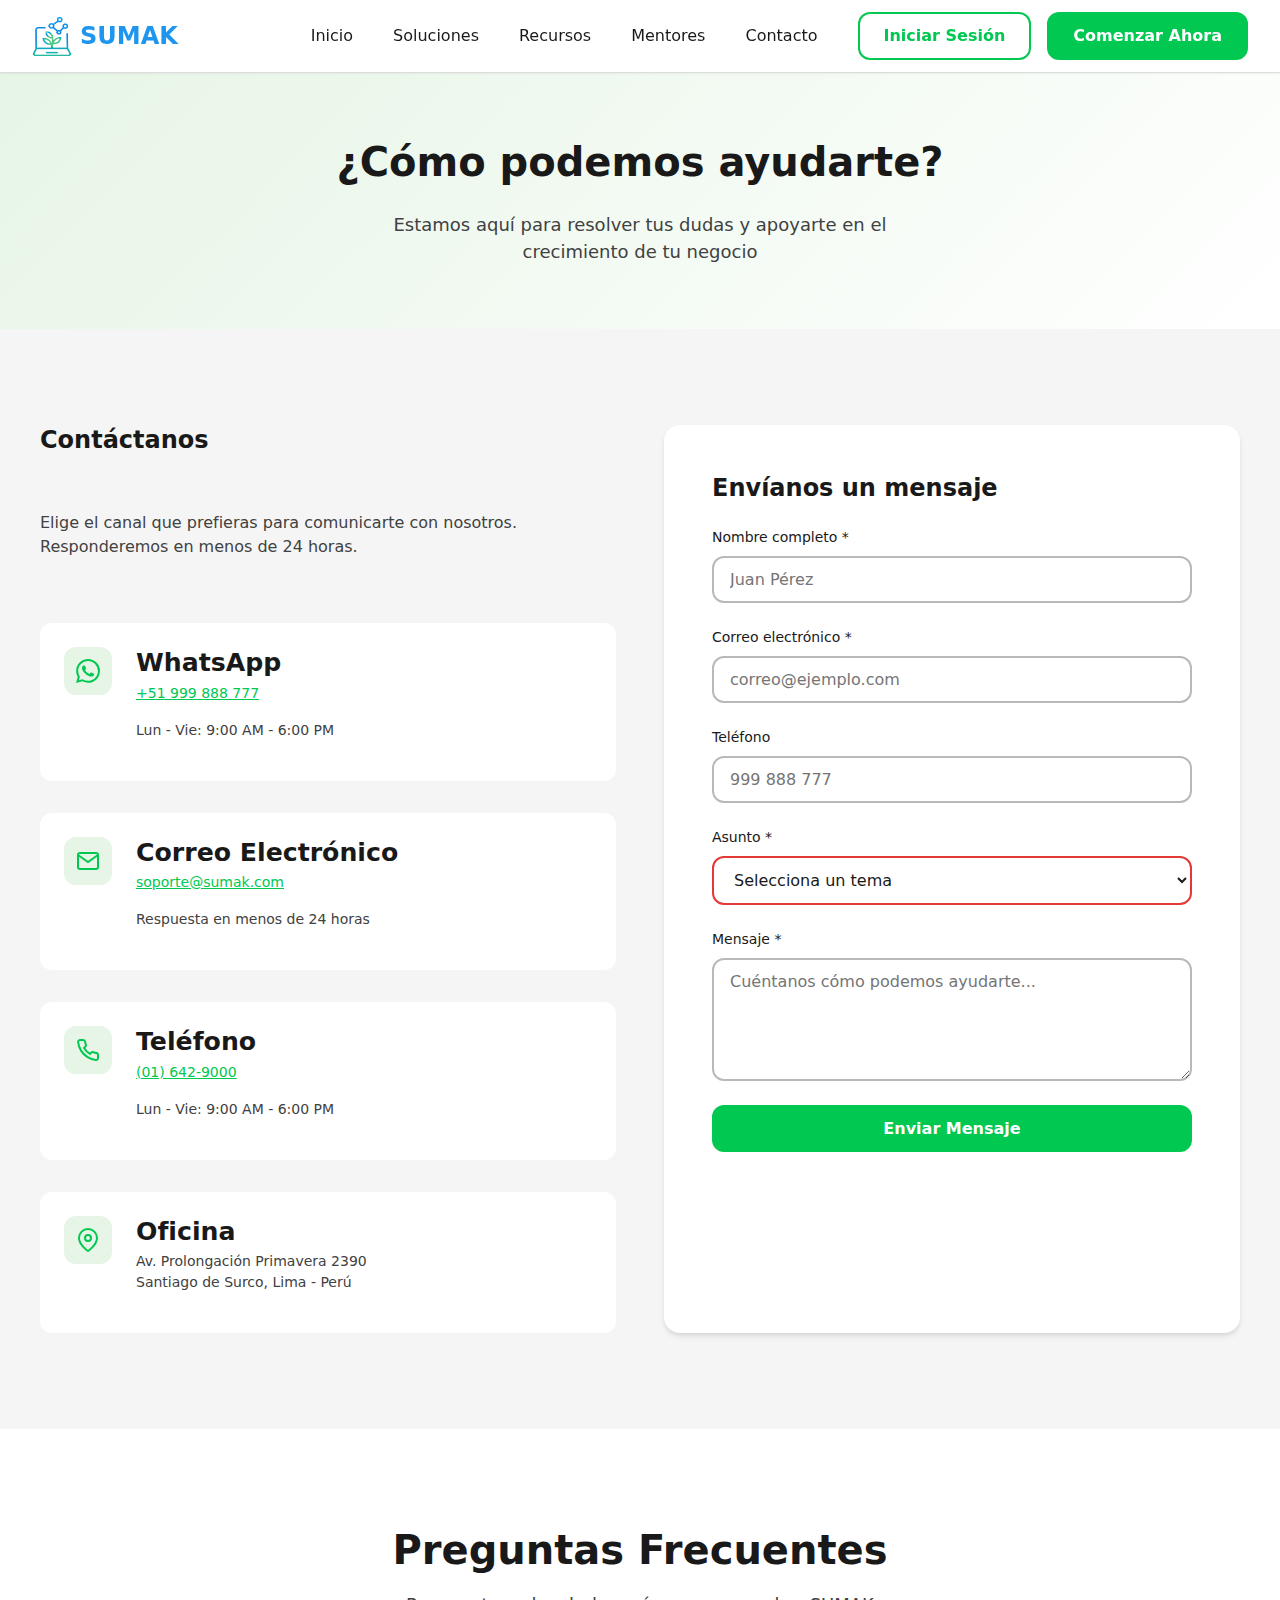
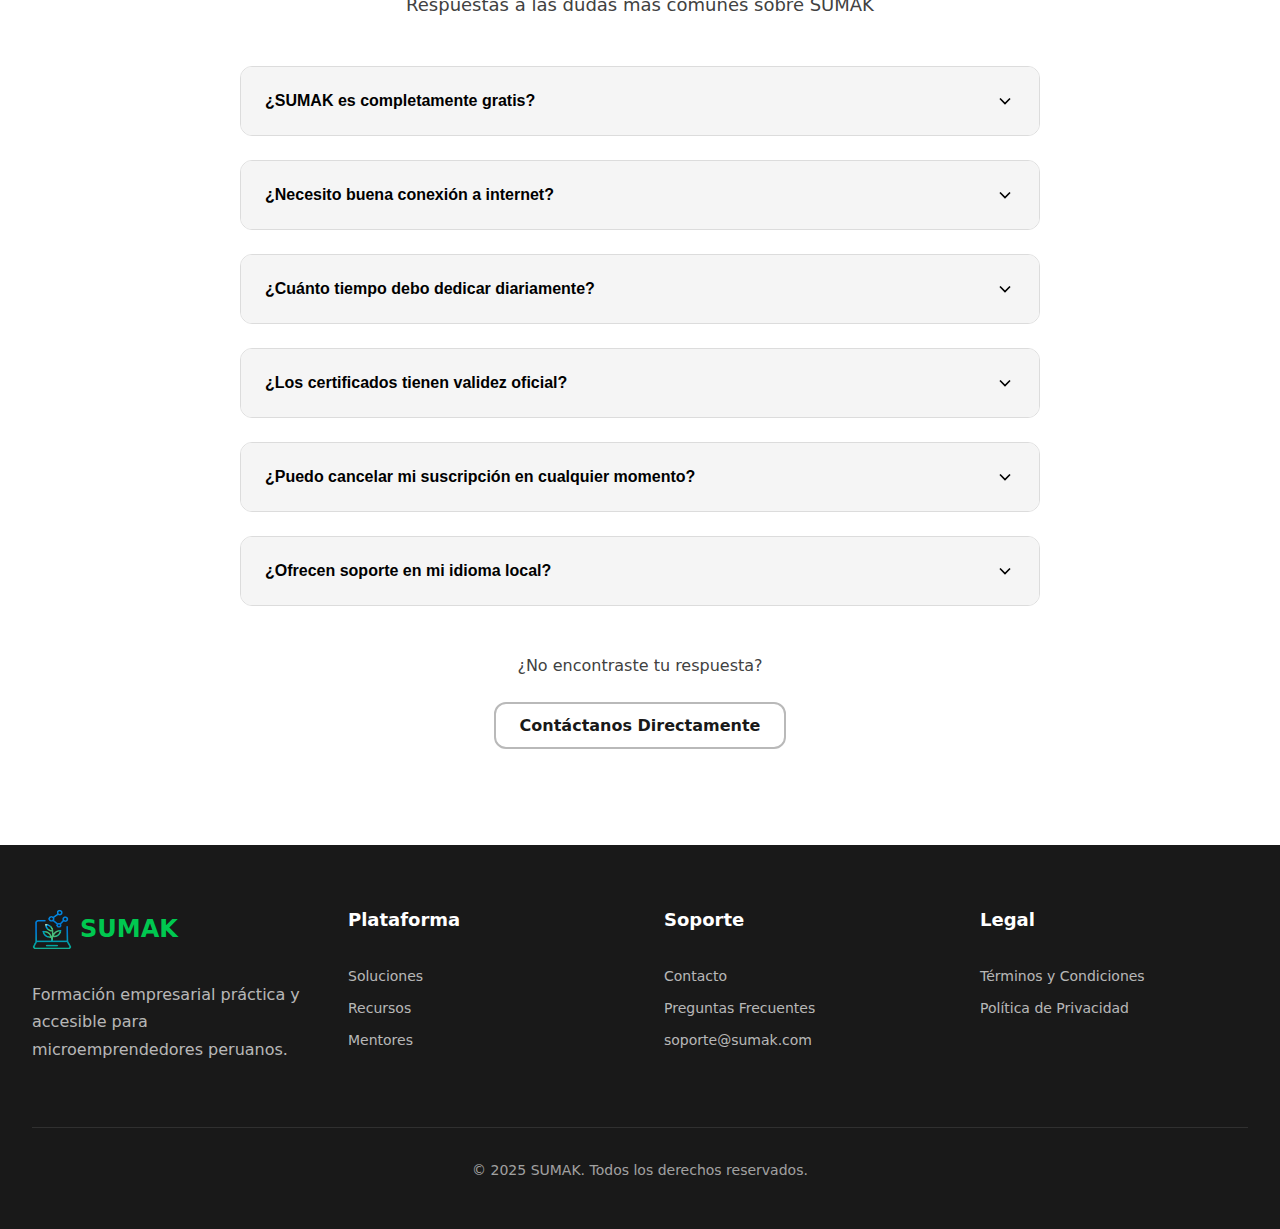
<file: contacto.html>
<!DOCTYPE html>
<html lang="es">
<head>
    <meta charset="UTF-8">
    <meta name="viewport" content="width=device-width, initial-scale=1.0">
    <title>Contacto</title>

    <!-- Favicon -->
    <link rel="icon" type="image/png" sizes="32x32" href="images/SumakLogo_.png">
    <link rel="icon" type="image/png" sizes="16x16" href="images/SumakLogo_.png">
    <link rel="apple-touch-icon" sizes="180x180" href="images/SumakLogo_.png">
    <link rel="shortcut icon" href="images/SumakLogo_.png">

    <link rel="stylesheet" href="css/variables.css">
    <link rel="stylesheet" href="css/styles.css">
    <link rel="stylesheet" href="css/responsive.css">
    <style>

        .contact-hero {
            padding: var(--spacing-2xl) 0;
            background: linear-gradient(135deg, var(--color-primary-lightest) 0%, var(--color-surface) 100%);
            text-align: center;
        }

        .contact-hero__title {
            margin-bottom: var(--spacing-md);
        }

        .contact-hero__description {
            max-width: 600px;
            margin: 0 auto;
            color: var(--color-text-secondary);
            font-size: 1.125rem;
        }

        .contact-section {
            padding: var(--spacing-3xl) 0;
            background-color: var(--color-background);
        }

        .contact-container {
            display: grid;
            grid-template-columns: 1fr 1fr;
            gap: var(--spacing-xl);
            max-width: 1200px;
            margin: 0 auto;
        }

        .contact-info {
            display: flex;
            flex-direction: column;
            gap: var(--spacing-lg);
        }

        .contact-info__title {
            font-size: 1.5rem;
            margin-bottom: var(--spacing-md);
        }

        .contact-method {
            display: flex;
            align-items: flex-start;
            gap: var(--spacing-md);
            padding: var(--spacing-md);
            background-color: var(--color-surface);
            border-radius: var(--border-radius-md);
        }

        .contact-method__icon {
            display: flex;
            align-items: center;
            justify-content: center;
            width: 48px;
            height: 48px;
            background-color: var(--color-primary-lightest);
            color: var(--color-primary);
            border-radius: var(--border-radius-md);
            flex-shrink: 0;
        }

        .contact-method__content {
            flex: 1;
        }

        .contact-method__title {
            font-weight: var(--font-weight-semibold);
            margin-bottom: 0.25rem;
        }

        .contact-method__value {
            color: var(--color-text-secondary);
            font-size: var(--font-size-small);
        }

        .contact-method__link {
            color: var(--color-primary);
            text-decoration: underline;
        }

        .contact-form-wrapper {
            padding: var(--spacing-xl);
            background-color: var(--color-surface);
            border-radius: var(--border-radius-lg);
            box-shadow: var(--shadow-md);
        }

        .contact-form__title {
            font-size: 1.5rem;
            margin-bottom: var(--spacing-md);
        }

        .faq-section {
            padding: var(--spacing-3xl) 0;
            background-color: var(--color-surface);
        }

        .faq-container {
            max-width: 800px;
            margin: 0 auto;
        }

        .faq-item {
            margin-bottom: var(--spacing-md);
            border: 1px solid var(--color-border);
            border-radius: var(--border-radius-md);
            overflow: hidden;
        }

        .faq-question {
            width: 100%;
            padding: var(--spacing-md);
            background-color: var(--color-background);
            border: none;
            text-align: left;
            font-size: 1rem;
            font-weight: var(--font-weight-semibold);
            cursor: pointer;
            display: flex;
            justify-content: space-between;
            align-items: center;
            transition: background-color var(--transition-fast);
        }

        .faq-question:hover {
            background-color: var(--color-primary-lightest);
        }

        .faq-question__icon {
            transition: transform var(--transition-fast);
        }

        .faq-question.active .faq-question__icon {
            transform: rotate(180deg);
        }

        .faq-answer {
            max-height: 0;
            overflow: hidden;
            transition: max-height var(--transition-normal);
        }

        .faq-answer.active {
            max-height: 500px;
        }

        .faq-answer__content {
            padding: var(--spacing-md);
            color: var(--color-text-secondary);
            line-height: var(--line-height-relaxed);
        }

        @media (max-width: 767px) {
            .contact-container {
                grid-template-columns: 1fr;
            }

            .contact-form-wrapper {
                padding: var(--spacing-md);
            }
        }
    </style>
</head>
<body>
    <!-- 
        PÁGINA DE CONTACTO
        US-028: Comentarios y soporte desde la aplicación
        US-033: Soporte técnico integrado
    -->
    
    <!-- Header -->
    <header class="header" id="header">
        <nav class="nav container">
            <div class="nav__logo">
                <a href="index.html" style="display: flex; align-items: center; gap: var(--spacing-xs);">
                    <img src="images/SumakLogo_.png" alt="SUMAK Logo" class="nav__logo-img">
                    <span class="nav__logo-text">SUMAK</span>
                </a>
            </div>
            
            <div class="nav__menu" id="nav-menu">
                <ul class="nav__list">
                    <li class="nav__item">
                        <a href="index.html" class="nav__link">Inicio</a>
                    </li>
                    <li class="nav__item">
                        <a href="index.html#soluciones" class="nav__link">Soluciones</a>
                    </li>
                    <li class="nav__item">
                        <a href="recursos.html" class="nav__link">Recursos</a>
                    </li>
                    <li class="nav__item">
                        <a href="mentores.html" class="nav__link">Mentores</a>
                    </li>
                    <li class="nav__item">
                        <a href="contacto.html" class="nav__link">Contacto</a>
                    </li>
                </ul>
                
                <div class="nav__actions">
                    <a href="login.html" class="btn btn--secondary">Iniciar Sesión</a>
                    <a href="register.html" class="btn btn--primary">Comenzar Ahora</a>
                </div>
            </div>

            <button class="nav__toggle" id="nav-toggle" aria-label="Abrir menú">
                <span class="nav__toggle-icon"></span>
            </button>
        </nav>
    </header>

    <main class="main">
        <!-- Hero Section -->
        <section class="contact-hero">
            <div class="container">
                <h1 class="contact-hero__title">¿Cómo podemos ayudarte?</h1>
                <p class="contact-hero__description">
                    Estamos aquí para resolver tus dudas y apoyarte en el crecimiento de tu negocio
                </p>
            </div>
        </section>

        <!-- Información de Contacto y Formulario -->
        <section class="contact-section">
            <div class="container">
                <div class="contact-container">
                    <!-- Información de Contacto -->
                    <div class="contact-info">
                        <h2 class="contact-info__title">Contáctanos</h2>
                        <p style="color: var(--color-text-secondary); margin-bottom: var(--spacing-lg);">
                            Elige el canal que prefieras para comunicarte con nosotros. 
                            Responderemos en menos de 24 horas.
                        </p>

                        <!-- WhatsApp -->
                        <div class="contact-method">
                            <div class="contact-method__icon">
                                <svg width="24" height="24" viewBox="0 0 24 24" fill="currentColor">
                                    <path d="M17.472 14.382c-.297-.149-1.758-.867-2.03-.967-.273-.099-.471-.148-.67.15-.197.297-.767.966-.94 1.164-.173.199-.347.223-.644.075-.297-.15-1.255-.463-2.39-1.475-.883-.788-1.48-1.761-1.653-2.059-.173-.297-.018-.458.13-.606.134-.133.298-.347.446-.52.149-.174.198-.298.298-.497.099-.198.05-.371-.025-.52-.075-.149-.669-1.612-.916-2.207-.242-.579-.487-.5-.669-.51-.173-.008-.371-.01-.57-.01-.198 0-.52.074-.792.372-.272.297-1.04 1.016-1.04 2.479 0 1.462 1.065 2.875 1.213 3.074.149.198 2.096 3.2 5.077 4.487.709.306 1.262.489 1.694.625.712.227 1.36.195 1.871.118.571-.085 1.758-.719 2.006-1.413.248-.694.248-1.289.173-1.413-.074-.124-.272-.198-.57-.347m-5.421 7.403h-.004a9.87 9.87 0 01-5.031-1.378l-.361-.214-3.741.982.998-3.648-.235-.374a9.86 9.86 0 01-1.51-5.26c.001-5.45 4.436-9.884 9.888-9.884 2.64 0 5.122 1.03 6.988 2.898a9.825 9.825 0 012.893 6.994c-.003 5.45-4.437 9.884-9.885 9.884m8.413-18.297A11.815 11.815 0 0012.05 0C5.495 0 .16 5.335.157 11.892c0 2.096.547 4.142 1.588 5.945L.057 24l6.305-1.654a11.882 11.882 0 005.683 1.448h.005c6.554 0 11.89-5.335 11.893-11.893a11.821 11.821 0 00-3.48-8.413z"/>
                                </svg>
                            </div>
                            <div class="contact-method__content">
                                <h3 class="contact-method__title">WhatsApp</h3>
                                <p class="contact-method__value">
                                    <a href="https://wa.me/51999888777" class="contact-method__link" target="_blank">
                                        +51 999 888 777
                                    </a>
                                </p>
                                <p class="contact-method__value">
                                    Lun - Vie: 9:00 AM - 6:00 PM
                                </p>
                            </div>
                        </div>

                        <!-- Email -->
                        <div class="contact-method">
                            <div class="contact-method__icon">
                                <svg width="24" height="24" viewBox="0 0 24 24" fill="none" stroke="currentColor" stroke-width="2">
                                    <path d="M4 4h16c1.1 0 2 .9 2 2v12c0 1.1-.9 2-2 2H4c-1.1 0-2-.9-2-2V6c0-1.1.9-2 2-2z"/>
                                    <polyline points="22,6 12,13 2,6"/>
                                </svg>
                            </div>
                            <div class="contact-method__content">
                                <h3 class="contact-method__title">Correo Electrónico</h3>
                                <p class="contact-method__value">
                                    <a href="mailto:soporte@sumak.com" class="contact-method__link">
                                        soporte@sumak.com
                                    </a>
                                </p>
                                <p class="contact-method__value">
                                    Respuesta en menos de 24 horas
                                </p>
                            </div>
                        </div>

                        <!-- Teléfono -->
                        <div class="contact-method">
                            <div class="contact-method__icon">
                                <svg width="24" height="24" viewBox="0 0 24 24" fill="none" stroke="currentColor" stroke-width="2">
                                    <path d="M22 16.92v3a2 2 0 01-2.18 2 19.79 19.79 0 01-8.63-3.07 19.5 19.5 0 01-6-6 19.79 19.79 0 01-3.07-8.67A2 2 0 014.11 2h3a2 2 0 012 1.72 12.84 12.84 0 00.7 2.81 2 2 0 01-.45 2.11L8.09 9.91a16 16 0 006 6l1.27-1.27a2 2 0 012.11-.45 12.84 12.84 0 002.81.7A2 2 0 0122 16.92z"/>
                                </svg>
                            </div>
                            <div class="contact-method__content">
                                <h3 class="contact-method__title">Teléfono</h3>
                                <p class="contact-method__value">
                                    <a href="tel:+5116429000" class="contact-method__link">
                                        (01) 642-9000
                                    </a>
                                </p>
                                <p class="contact-method__value">
                                    Lun - Vie: 9:00 AM - 6:00 PM
                                </p>
                            </div>
                        </div>

                        <!-- Dirección -->
                        <div class="contact-method">
                            <div class="contact-method__icon">
                                <svg width="24" height="24" viewBox="0 0 24 24" fill="none" stroke="currentColor" stroke-width="2">
                                    <path d="M21 10c0 7-9 13-9 13s-9-6-9-13a9 9 0 0118 0z"/>
                                    <circle cx="12" cy="10" r="3"/>
                                </svg>
                            </div>
                            <div class="contact-method__content">
                                <h3 class="contact-method__title">Oficina</h3>
                                <p class="contact-method__value">
                                    Av. Prolongación Primavera 2390<br>
                                    Santiago de Surco, Lima - Perú
                                </p>
                            </div>
                        </div>
                    </div>

                    <!-- Formulario de Contacto -->
                    <div class="contact-form-wrapper">
                        <h2 class="contact-form__title">Envíanos un mensaje</h2>
                        <form id="contact-form" class="form" novalidate>
                            <div class="form__group">
                                <label for="contact-name" class="form__label">
                                    Nombre completo *
                                </label>
                                <input 
                                    type="text" 
                                    id="contact-name" 
                                    name="name"
                                    class="form__input" 
                                    placeholder="Juan Pérez"
                                    required
                                >
                                <span class="form__error" id="name-error"></span>
                            </div>

                            <div class="form__group">
                                <label for="contact-email" class="form__label">
                                    Correo electrónico *
                                </label>
                                <input 
                                    type="email" 
                                    id="contact-email" 
                                    name="email"
                                    class="form__input" 
                                    placeholder="correo@ejemplo.com"
                                    required
                                >
                                <span class="form__error" id="email-error"></span>
                            </div>

                            <div class="form__group">
                                <label for="contact-phone" class="form__label">
                                    Teléfono
                                </label>
                                <input 
                                    type="tel" 
                                    id="contact-phone" 
                                    name="phone"
                                    class="form__input" 
                                    placeholder="999 888 777"
                                >
                                <span class="form__error" id="phone-error"></span>
                            </div>

                            <div class="form__group">
                                <label for="contact-subject" class="form__label">
                                    Asunto *
                                </label>
                                <select 
                                    id="contact-subject" 
                                    name="subject"
                                    class="form__select"
                                    required
                                >
                                    <option value="">Selecciona un tema</option>
                                    <option value="soporte">Soporte técnico</option>
                                    <option value="consulta">Consulta general</option>
                                    <option value="sugerencia">Sugerencia</option>
                                    <option value="alianza">Propuesta de alianza</option>
                                    <option value="otro">Otro</option>
                                </select>
                                <span class="form__error" id="subject-error"></span>
                            </div>

                            <div class="form__group">
                                <label for="contact-message" class="form__label">
                                    Mensaje *
                                </label>
                                <textarea 
                                    id="contact-message" 
                                    name="message"
                                    class="form__input" 
                                    rows="5"
                                    placeholder="Cuéntanos cómo podemos ayudarte..."
                                    required
                                    style="resize: vertical;"
                                ></textarea>
                                <span class="form__error" id="message-error"></span>
                            </div>

                            <button type="submit" class="btn btn--primary btn--full">
                                Enviar Mensaje
                            </button>

                            <div class="form__message form__message--success" id="contact-success" style="display: none;">
                            </div>

                            <div class="form__message form__message--error" id="contact-error" style="display: none;">
                            </div>
                        </form>
                    </div>
                </div>
            </div>
        </section>

        <!-- Preguntas Frecuentes -->
        <section class="faq-section" id="faq">
            <div class="container">
                <div class="section__header">
                    <h2 class="section__title">Preguntas Frecuentes</h2>
                    <p class="section__description">
                        Respuestas a las dudas más comunes sobre SUMAK
                    </p>
                </div>

                <div class="faq-container">
                    <!-- FAQ 1 -->
                    <div class="faq-item">
                        <button class="faq-question" type="button">
                            <span>¿SUMAK es completamente gratis?</span>
                            <svg class="faq-question__icon" width="20" height="20" viewBox="0 0 24 24" fill="none" stroke="currentColor" stroke-width="2">
                                <polyline points="6 9 12 15 18 9"/>
                            </svg>
                        </button>
                        <div class="faq-answer">
                            <div class="faq-answer__content">
                                Ofrecemos un plan básico gratuito con acceso a 5 micro-retos mensuales y recursos 
                                básicos. Para acceso ilimitado, asesoría de mentores y contenido premium, 
                                contamos con planes desde S/ 29 al mes.
                            </div>
                        </div>
                    </div>

                    <!-- FAQ 2 -->
                    <div class="faq-item">
                        <button class="faq-question" type="button">
                            <span>¿Necesito buena conexión a internet?</span>
                            <svg class="faq-question__icon" width="20" height="20" viewBox="0 0 24 24" fill="none" stroke="currentColor" stroke-width="2">
                                <polyline points="6 9 12 15 18 9"/>
                            </svg>
                        </button>
                        <div class="faq-answer">
                            <div class="faq-answer__content">
                                ¡No! SUMAK está diseñado para funcionar con conectividad limitada. Puedes recibir 
                                microtareas y recordatorios por WhatsApp y SMS, y nuestra aplicación tiene modo 
                                offline para que trabajes sin conexión.
                            </div>
                        </div>
                    </div>

                    <!-- FAQ 3 -->
                    <div class="faq-item">
                        <button class="faq-question" type="button">
                            <span>¿Cuánto tiempo debo dedicar diariamente?</span>
                            <svg class="faq-question__icon" width="20" height="20" viewBox="0 0 24 24" fill="none" stroke="currentColor" stroke-width="2">
                                <polyline points="6 9 12 15 18 9"/>
                            </svg>
                        </button>
                        <div class="faq-answer">
                            <div class="faq-answer__content">
                                Nuestras microtareas están diseñadas para completarse en 10-15 minutos al día. 
                                Puedes avanzar a tu propio ritmo según tu disponibilidad, sin presión ni fechas 
                                límite estrictas.
                            </div>
                        </div>
                    </div>

                    <!-- FAQ 4 -->
                    <div class="faq-item">
                        <button class="faq-question" type="button">
                            <span>¿Los certificados tienen validez oficial?</span>
                            <svg class="faq-question__icon" width="20" height="20" viewBox="0 0 24 24" fill="none" stroke="currentColor" stroke-width="2">
                                <polyline points="6 9 12 15 18 9"/>
                            </svg>
                        </button>
                        <div class="faq-answer">
                            <div class="faq-answer__content">
                                Nuestros certificados son emitidos por SUMAK y reconocidos por organizaciones aliadas 
                                como incubadoras, municipalidades y ONGs. Aunque no tienen validez universitaria, 
                                sirven para demostrar tus conocimientos y aumentar la confianza de tus clientes.
                            </div>
                        </div>
                    </div>

                    <!-- FAQ 5 -->
                    <div class="faq-item">
                        <button class="faq-question" type="button">
                            <span>¿Puedo cancelar mi suscripción en cualquier momento?</span>
                            <svg class="faq-question__icon" width="20" height="20" viewBox="0 0 24 24" fill="none" stroke="currentColor" stroke-width="2">
                                <polyline points="6 9 12 15 18 9"/>
                            </svg>
                        </button>
                        <div class="faq-answer">
                            <div class="faq-answer__content">
                                Sí, puedes cancelar tu suscripción en cualquier momento desde tu panel de 
                                configuración. No hay penalidades ni contratos a largo plazo. Tu acceso premium 
                                continuará hasta el final del periodo pagado.
                            </div>
                        </div>
                    </div>

                    <!-- FAQ 6 -->
                    <div class="faq-item">
                        <button class="faq-question" type="button">
                            <span>¿Ofrecen soporte en mi idioma local?</span>
                            <svg class="faq-question__icon" width="20" height="20" viewBox="0 0 24 24" fill="none" stroke="currentColor" stroke-width="2">
                                <polyline points="6 9 12 15 18 9"/>
                            </svg>
                        </button>
                        <div class="faq-answer">
                            <div class="faq-answer__content">
                                Actualmente SUMAK está disponible en español, adaptado específicamente al contexto 
                                peruano. Nuestro equipo de soporte habla español y entiende los desafíos únicos de 
                                los microemprendedores locales.
                            </div>
                        </div>
                    </div>
                </div>

                <div style="text-align: center; margin-top: var(--spacing-xl);">
                    <p style="color: var(--color-text-secondary); margin-bottom: var(--spacing-md);">
                        ¿No encontraste tu respuesta?
                    </p>
                    <a href="#" class="btn btn--outline" onclick="document.getElementById('contact-name').scrollIntoView({behavior: 'smooth'}); return false;">
                        Contáctanos Directamente
                    </a>
                </div>
            </div>
        </section>
    </main>

    <!-- Footer -->
    <footer class="footer">
        <div class="footer__container container">
            <div class="footer__grid">
                <div class="footer__column">
                    <div class="footer__logo">
                        <img src="images/SumakLogo_.png" alt="SUMAK Logo" class="footer__logo-img">
                        <span class="footer__logo-text">SUMAK</span>
                    </div>
                    <p class="footer__description">
                        Formación empresarial práctica y accesible para microemprendedores peruanos.
                    </p>
                </div>

                <div class="footer__column">
                    <h4 class="footer__title">Plataforma</h4>
                    <ul class="footer__links">
                        <li><a href="index.html#soluciones" class="footer__link">Soluciones</a></li>
                        <li><a href="recursos.html" class="footer__link">Recursos</a></li>
                        <li><a href="mentores.html" class="footer__link">Mentores</a></li>
                    </ul>
                </div>

                <div class="footer__column">
                    <h4 class="footer__title">Soporte</h4>
                    <ul class="footer__links">
                        <li><a href="contacto.html" class="footer__link">Contacto</a></li>
                        <li><a href="contacto.html#faq" class="footer__link">Preguntas Frecuentes</a></li>
                        <li><a href="mailto:soporte@sumak.com" class="footer__link">soporte@sumak.com</a></li>
                    </ul>
                </div>

                <div class="footer__column">
                    <h4 class="footer__title">Legal</h4>
                    <ul class="footer__links">
                        <li><a href="#" class="footer__link">Términos y Condiciones</a></li>
                        <li><a href="#" class="footer__link">Política de Privacidad</a></li>
                    </ul>
                </div>
            </div>

            <div class="footer__bottom">
                <p class="footer__copyright">
                    &copy; 2025 SUMAK. Todos los derechos reservados.
                </p>
            </div>
        </div>
    </footer>

    <!-- Scripts -->
    <script src="js/utils.js"></script>
    <script src="js/app.js"></script>
    <script>
        document.addEventListener('DOMContentLoaded', () => {
            const contactForm = document.getElementById('contact-form');

            const inputs = contactForm.querySelectorAll('input[required], select[required], textarea[required]');
            inputs.forEach(input => {
                input.addEventListener('blur', () => validateField(input));
                input.addEventListener('input', debounce(() => {
                    if (input.value.length > 0) {
                        validateField(input);
                    }
                }, 500));
            });

            contactForm.addEventListener('submit', async (e) => {
                e.preventDefault();

                const submitBtn = contactForm.querySelector('button[type="submit"]');
                const successMessage = document.getElementById('contact-success');
                const errorMessage = document.getElementById('contact-error');

                let isValid = true;
                inputs.forEach(input => {
                    if (!validateField(input)) {
                        isValid = false;
                    }
                });

                if (!isValid) {
                    errorMessage.textContent = 'Por favor completa todos los campos correctamente';
                    errorMessage.style.display = 'block';
                    successMessage.style.display = 'none';
                    return;
                }

                toggleButtonLoader(submitBtn, true);
                errorMessage.style.display = 'none';
                successMessage.style.display = 'none';

                await new Promise(resolve => setTimeout(resolve, 2000));

                successMessage.innerHTML = `
                    <strong>¡Mensaje enviado exitosamente!</strong><br>
                    Gracias por contactarnos. Te responderemos en menos de 24 horas.
                `;
                successMessage.style.display = 'block';
                toggleButtonLoader(submitBtn, false);

                contactForm.reset();

                showToast('¡Mensaje enviado exitosamente!', 'success');
            });

            // FAQ Accordion
            const faqQuestions = document.querySelectorAll('.faq-question');
            faqQuestions.forEach(question => {
                question.addEventListener('click', () => {
                    const faqItem = question.parentElement;
                    const answer = faqItem.querySelector('.faq-answer');
                    const isActive = question.classList.contains('active');
                      // Cerrar todas las otras preguntas
                faqQuestions.forEach(q => {
                    q.classList.remove('active');
                    q.parentElement.querySelector('.faq-answer').classList.remove('active');
                });

                // Toggle la pregunta actual
                if (!isActive) {
                    question.classList.add('active');
                    answer.classList.add('active');
                }
            });
        });
    });
</script>
</body>
</html>
</file>
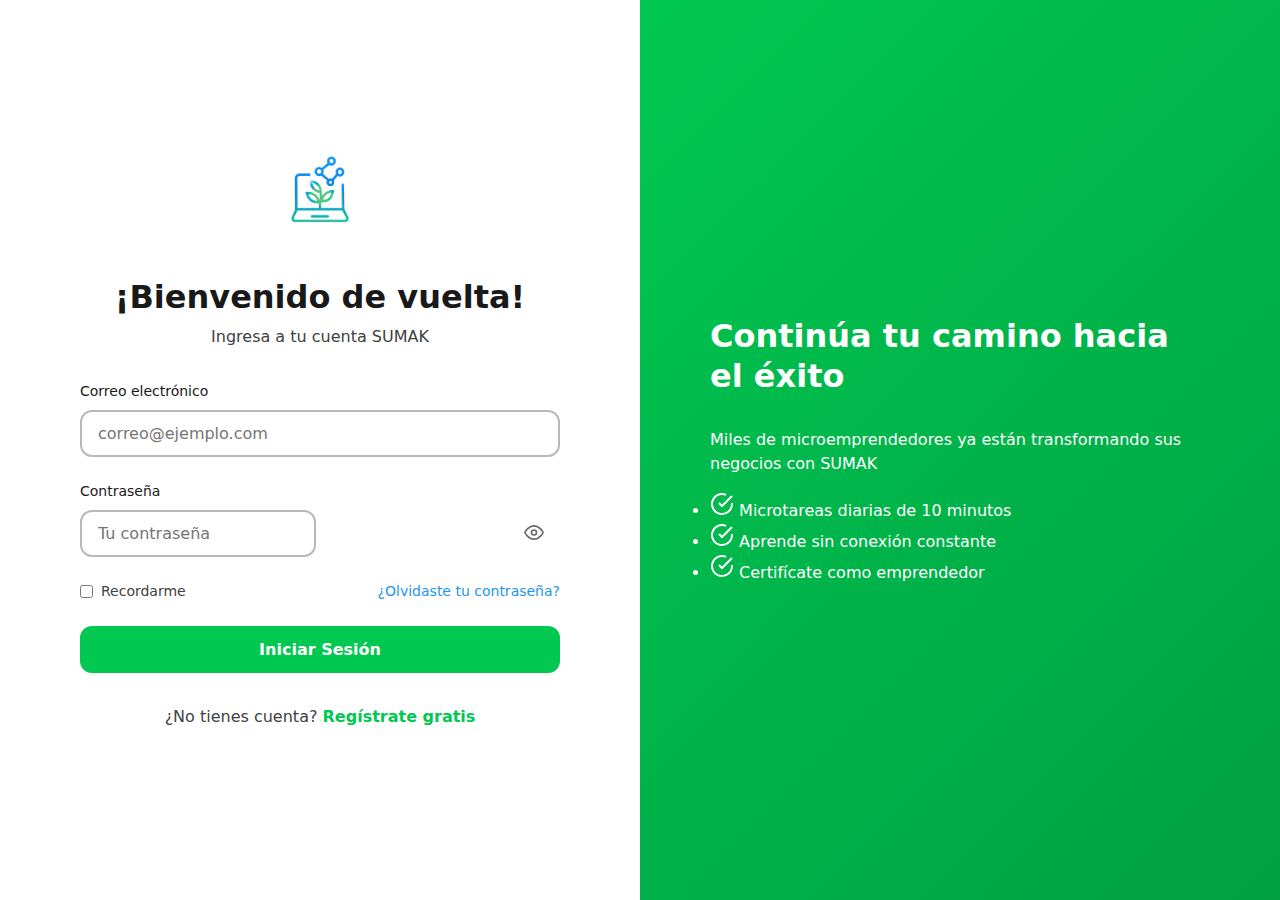
<file: dashboard-cliente.html>
<!DOCTYPE html>
<html lang="es">
<head>
    <meta charset="UTF-8">
    <meta name="viewport" content="width=device-width, initial-scale=1.0">
    <title>Explora Negocios - SUMAK</title>
     
    <!-- Favicon -->
    <link rel="icon" type="image/png" sizes="32x32" href="images/SumakLogo_.png">
    <link rel="icon" type="image/png" sizes="16x16" href="images/SumakLogo_.png">
    <link rel="apple-touch-icon" sizes="180x180" href="images/SumakLogo_.png">
    <link rel="shortcut icon" href="images/SumakLogo_.png">
    
    <link rel="stylesheet" href="css/variables.css">
    <link rel="stylesheet" href="css/styles.css">
    <link rel="stylesheet" href="css/responsive.css">
    <style>
        /* Estilos mejorados del dashboard cliente */
        .dashboard {
            display: grid;
            grid-template-columns: 250px 1fr;
            min-height: 100vh;
            background-color: var(--color-background);
        }

        .sidebar {
            background-color: var(--color-surface);
            padding: var(--spacing-lg);
            border-right: 1px solid var(--color-border);
            position: sticky;
            top: 0;
            height: 100vh;
            overflow-y: auto;
        }

        .sidebar__header {
            display: flex;
            align-items: center;
            gap: var(--spacing-sm);
            margin-bottom: var(--spacing-xl);
            padding-bottom: var(--spacing-md);
            border-bottom: 1px solid var(--color-border);
        }

        .sidebar__logo {
            width: 40px;
            height: 40px;
        }

        .sidebar__brand {
            font-family: var(--font-family-primary);
            font-size: 1.5rem;
            font-weight: var(--font-weight-black);
            color: var(--color-primary);
        }

        .sidebar__nav {
            display: flex;
            flex-direction: column;
            gap: var(--spacing-xs);
        }

        .sidebar__link {
            display: flex;
            align-items: center;
            gap: var(--spacing-sm);
            padding: var(--spacing-sm);
            color: var(--color-text-secondary);
            border-radius: var(--border-radius-md);
            transition: all var(--transition-fast);
        }

        .sidebar__link:hover,
        .sidebar__link--active {
            background-color: var(--color-primary-lightest);
            color: var(--color-primary);
        }

        .sidebar__link svg {
            width: 20px;
            height: 20px;
            flex-shrink: 0;
        }

        .main-content {
            padding: var(--spacing-xl);
            overflow-y: auto;
        }

        .dashboard-header {
            margin-bottom: var(--spacing-xl);
        }

        .dashboard-header__top {
            display: flex;
            justify-content: space-between;
            align-items: center;
            margin-bottom: var(--spacing-md);
        }

        .dashboard-header__title {
            font-size: 2rem;
            margin-bottom: 0.25rem;
        }

        .dashboard-header__subtitle {
            color: var(--color-text-secondary);
        }

        .dashboard-header__actions {
            display: flex;
            gap: var(--spacing-sm);
            align-items: center;
        }

        .user-menu {
            position: relative;
        }

        .user-menu__toggle {
            display: flex;
            align-items: center;
            gap: var(--spacing-sm);
            padding: 0.5rem 1rem;
            background-color: var(--color-surface);
            border: 1px solid var(--color-border);
            border-radius: var(--border-radius-full);
            cursor: pointer;
        }

        .user-menu__avatar {
            display: flex;
            align-items: center;
            justify-content: center;
            width: 32px;
            height: 32px;
            background-color: var(--color-secondary);
            color: white;
            font-weight: var(--font-weight-semibold);
            border-radius: var(--border-radius-full);
        }

        .user-menu__dropdown {
            display: none;
            position: absolute;
            top: calc(100% + 0.5rem);
            right: 0;
            min-width: 200px;
            background-color: var(--color-surface);
            border: 1px solid var(--color-border);
            border-radius: var(--border-radius-md);
            box-shadow: var(--shadow-lg);
            z-index: var(--z-index-dropdown);
        }

        .user-menu__dropdown.is-open {
            display: block;
        }

        .user-menu__item {
            display: flex;
            align-items: center;
            gap: var(--spacing-sm);
            padding: var(--spacing-sm) var(--spacing-md);
            color: var(--color-text-primary);
            transition: background-color var(--transition-fast);
        }

        .user-menu__item:hover {
            background-color: var(--color-background);
        }

        .user-menu__item--danger {
            color: var(--color-error);
        }

        .search-section {
            margin-bottom: var(--spacing-xl);
        }

        .search-bar {
            display: flex;
            gap: var(--spacing-sm);
            margin-bottom: var(--spacing-md);
        }

        .search-bar__input {
            flex: 1;
            padding: 0.875rem 1rem;
            border: 2px solid var(--color-border);
            border-radius: var(--border-radius-md);
            font-size: var(--font-size-body);
            transition: all var(--transition-fast);
        }

        .search-bar__input:focus {
            outline: none;
            border-color: var(--color-secondary);
            box-shadow: 0 0 0 3px rgba(30, 150, 240, 0.1);
        }

        .search-filters {
            display: flex;
            gap: var(--spacing-sm);
            flex-wrap: wrap;
        }

        .filter-chip {
            padding: 0.5rem 1rem;
            background-color: var(--color-surface);
            border: 2px solid var(--color-border);
            border-radius: var(--border-radius-full);
            cursor: pointer;
            transition: all var(--transition-fast);
            font-size: var(--font-size-small);
            font-weight: var(--font-weight-medium);
        }

        .filter-chip:hover,
        .filter-chip.active {
            background-color: var(--color-secondary);
            color: white;
            border-color: var(--color-secondary);
        }

        .businesses-grid {
            display: grid;
            grid-template-columns: repeat(auto-fill, minmax(300px, 1fr));
            gap: var(--spacing-lg);
        }

        .business-card {
            background-color: var(--color-surface);
            border-radius: var(--border-radius-lg);
            overflow: hidden;
            box-shadow: var(--shadow-sm);
            transition: all var(--transition-normal);
            cursor: pointer;
        }

        .business-card:hover {
            box-shadow: var(--shadow-lg);
            transform: translateY(-4px);
        }

        .business-card__image {
            position: relative;
            width: 100%;
            height: 200px;
            background: linear-gradient(135deg, #667eea 0%, #764ba2 100%);
            display: flex;
            align-items: center;
            justify-content: center;
            font-size: 4rem;
        }

        .business-card__badge {
            position: absolute;
            top: var(--spacing-sm);
            right: var(--spacing-sm);
            display: flex;
            align-items: center;
            gap: 0.25rem;
            padding: 0.375rem 0.75rem;
            background-color: var(--color-primary);
            color: white;
            font-size: var(--font-size-small);
            font-weight: var(--font-weight-semibold);
            border-radius: var(--border-radius-full);
            box-shadow: var(--shadow-md);
        }

        .business-card__favorite {
            position: absolute;
            top: var(--spacing-sm);
            left: var(--spacing-sm);
            width: 36px;
            height: 36px;
            display: flex;
            align-items: center;
            justify-content: center;
            background-color: white;
            border-radius: var(--border-radius-full);
            cursor: pointer;
            transition: all var(--transition-fast);
            box-shadow: var(--shadow-md);
        }

        .business-card__favorite:hover {
            transform: scale(1.1);
        }

        .business-card__favorite.active {
            color: var(--color-error);
        }

        .business-card__content {
            padding: var(--spacing-md);
        }

        .business-card__name {
            font-size: 1.125rem;
            font-weight: var(--font-weight-semibold);
            margin-bottom: 0.25rem;
        }

        .business-card__category {
            display: inline-block;
            font-size: var(--font-size-small);
            color: var(--color-text-tertiary);
            margin-bottom: var(--spacing-sm);
        }

        .business-card__rating {
            display: flex;
            align-items: center;
            gap: 0.5rem;
            margin-bottom: var(--spacing-sm);
            font-size: var(--font-size-small);
        }

        .business-card__stars {
            color: #FFA000;
        }

        .business-card__info {
            display: flex;
            flex-direction: column;
            gap: var(--spacing-xs);
            margin-bottom: var(--spacing-md);
            font-size: var(--font-size-small);
            color: var(--color-text-secondary);
        }

        .business-card__info-item {
            display: flex;
            align-items: center;
            gap: 0.5rem;
        }

        .business-card__actions {
            display: flex;
            gap: var(--spacing-xs);
        }

        .featured-section {
            margin-bottom: var(--spacing-xl);
            padding: var(--spacing-xl);
            background: linear-gradient(135deg, var(--color-primary-lightest) 0%, var(--color-secondary-lightest) 100%);
            border-radius: var(--border-radius-lg);
        }

        .featured-section__title {
            font-size: 1.5rem;
            margin-bottom: var(--spacing-sm);
        }

        .featured-section__description {
            color: var(--color-text-secondary);
            margin-bottom: var(--spacing-lg);
        }

        .featured-businesses {
            display: grid;
            grid-template-columns: repeat(auto-fit, minmax(250px, 1fr));
            gap: var(--spacing-md);
        }

        @media (max-width: 767px) {
            .dashboard {
                grid-template-columns: 1fr;
            }

            .sidebar {
                display: none;
            }

            .main-content {
                padding: var(--spacing-md);
            }

            .dashboard-header__top {
                flex-direction: column;
                gap: var(--spacing-md);
                align-items: flex-start;
            }

            .search-bar {
                flex-direction: column;
            }

            .businesses-grid {
                grid-template-columns: 1fr;
            }
        }
    </style>
</head>
<body>
    <!-- 
        DASHBOARD DEL CLIENTE
        US-029: Ver información detallada del negocio
        US-041: Ver catálogo visual del negocio
        US-031: Guardar emprendedores favoritos
    -->
    <div class="dashboard">
        <!-- Sidebar -->
        <aside class="sidebar">
            <div class="sidebar__header">
                <img src="images/SumakLogo_.png" alt="SUMAK" class="sidebar__logo">
                <span class="sidebar__brand">SUMAK</span>
            </div>

            <nav class="sidebar__nav">
                <a href="#" class="sidebar__link sidebar__link--active">
                    <svg viewBox="0 0 24 24" fill="none" stroke="currentColor" stroke-width="2">
                        <circle cx="11" cy="11" r="8"/>
                        <path d="M21 21l-4.35-4.35"/>
                    </svg>
                    <span>Explorar</span>
                </a>
                <a href="#" class="sidebar__link">
                    <svg viewBox="0 0 24 24" fill="none" stroke="currentColor" stroke-width="2">
                        <path d="M20.84 4.61a5.5 5.5 0 00-7.78 0L12 5.67l-1.06-1.06a5.5 5.5 0 00-7.78 7.78l1.06 1.06L12 21.23l7.78-7.78 1.06-1.06a5.5 5.5 0 000-7.78z"/>
                    </svg>
                    <span>Mis Favoritos</span>
                </a>
                <a href="#" class="sidebar__link">
                    <svg viewBox="0 0 24 24" fill="none" stroke="currentColor" stroke-width="2">
                        <path d="M9 11l3 3L22 4"/>
                        <path d="M21 12v7a2 2 0 01-2 2H5a2 2 0 01-2-2V5a2 2 0 012-2h11"/>
                    </svg>
                    <span>Mis Reseñas</span>
                </a>
                <a href="#" class="sidebar__link">
                    <svg viewBox="0 0 24 24" fill="none" stroke="currentColor" stroke-width="2">
                        <path d="M21 15a2 2 0 01-2 2H7l-4 4V5a2 2 0 012-2h14a2 2 0 012 2z"/>
                    </svg>
                    <span>Mensajes</span>
                </a>
                <a href="contacto.html" class="sidebar__link">
                    <svg viewBox="0 0 24 24" fill="none" stroke="currentColor" stroke-width="2">
                        <circle cx="12" cy="12" r="10"/>
                        <path d="M9.09 9a3 3 0 015.83 1c0 2-3 3-3 3"/>
                        <line x1="12" y1="17" x2="12.01" y2="17"/>
                    </svg>
                    <span>Ayuda</span>
                </a>
            </nav>
        </aside>

        <!-- Contenido Principal -->
        <main class="main-content">
            <!-- Header -->
            <header class="dashboard-header">
                <div class="dashboard-header__top">
                    <div>
                        <h1 class="dashboard-header__title">
                            Descubre Negocios Locales 🛍️
                        </h1>
                        <p class="dashboard-header__subtitle">
                            Apoya a microemprendedores certificados en tu zona
                        </p>
                    </div>

                    <div class="dashboard-header__actions">
                        <div class="user-menu">
                            <button class="user-menu__toggle" id="user-menu-toggle">
                                <div class="user-menu__avatar" data-user-avatar>C</div>
                                <svg width="16" height="16" viewBox="0 0 24 24" fill="none" stroke="currentColor" stroke-width="2">
                                    <polyline points="6 9 12 15 18 9"/>
                                </svg>
                            </button>

                            <div class="user-menu__dropdown" id="user-menu">
                                <a href="#" class="user-menu__item">
                                    <svg width="16" height="16" viewBox="0 0 24 24" fill="none" stroke="currentColor" stroke-width="2">
                                        <circle cx="12" cy="12" r="3"/>
                                        <path d="M12 1v6m0 6v6"/>
                                    </svg>
                                    <span>Mi Perfil</span>
                                </a>
                                <a href="#" class="user-menu__item">
                                    <svg width="16" height="16" viewBox="0 0 24 24" fill="none" stroke="currentColor" stroke-width="2">
                                        <path d="M20.84 4.61a5.5 5.5 0 00-7.78 0L12 5.67l-1.06-1.06a5.5 5.5 0 00-7.78 7.78l1.06 1.06L12 21.23l7.78-7.78 1.06-1.06a5.5 5.5 0 000-7.78z"/>
                                    </svg>
                                    <span>Mis Favoritos</span>
                                </a>
                                <a href="#" class="user-menu__item">
                                    <svg width="16" height="16" viewBox="0 0 24 24" fill="none" stroke="currentColor" stroke-width="2">
                                        <circle cx="12" cy="12" r="3"/>
                                        <path d="M19.4 15a1.65 1.65 0 00.33 1.82l.06.06a2 2 0 010 2.83 2 2 0 01-2.83 0l-.06-.06a1.65 1.65 0 00-1.82-.33 1.65 1.65 0 00-1 1.51V21a2 2 0 01-2 2 2 2 0 01-2-2v-.09A1.65 1.65 0 009 19.4a1.65 1.65 0 00-1.82.33l-.06.06a2 2 0 01-2.83 0 2 2 0 010-2.83l.06-.06a1.65 1.65 0 00.33-1.82 1.65 1.65 0 00-1.51-1H3a2 2 0 01-2-2 2 2 0 012-2h.09A1.65 1.65 0 004.6 9a1.65 1.65 0 00-.33-1.82l-.06-.06a2 2 0 010-2.83 2 2 0 012.83 0l.06.06a1.65 1.65 0 001.82.33H9a1.65 1.65 0 001-1.51V3a2 2 0 012-2 2 2 0 012 2v.09a1.65 1.65 0 001 1.51 1.65 1.65 0 001.82-.33l.06-.06a2 2 0 012.83 0 2 2 0 010 2.83l-.06.06a1.65 1.65 0 00-.33 1.82V9a1.65 1.65 0 001.51 1H21a2 2 0 012 2 2 2 0 01-2 2h-.09a1.65 1.65 0 00-1.51 1z"/>
                                    </svg>
                                    <span>Configuración</span>
                                </a>
                                <a href="#" class="user-menu__item user-menu__item--danger" id="logout-btn">
                                    <svg width="16" height="16" viewBox="0 0 24 24" fill="none" stroke="currentColor" stroke-width="2">
                                        <path d="M9 21H5a2 2 0 01-2-2V5a2 2 0 012-2h4"/>
                                        <polyline points="16 17 21 12 16 7"/>
                                        <line x1="21" y1="12" x2="9" y2="12"/>
                                    </svg>
                                    <span>Cerrar Sesión</span>
                                </a>
                            </div>
                        </div>
                    </div>
                </div>
            </header>

            <!-- Barra de búsqueda y filtros -->
            <section class="search-section">
                <div class="search-bar">
                    <input 
                        type="text" 
                        class="search-bar__input" 
                        placeholder="Buscar negocios, productos o servicios..."
                        id="search-input"
                    >
                    <button class="btn btn--primary" onclick="searchBusinesses()">
                        <svg width="20" height="20" viewBox="0 0 24 24" fill="none" stroke="currentColor" stroke-width="2">
                            <circle cx="11" cy="11" r="8"/>
                            <path d="M21 21l-4.35-4.35"/>
                        </svg>
                        Buscar
                    </button>
                </div>

                <div class="search-filters">
                    <button class="filter-chip active" data-category="all">Todos</button>
                    <button class="filter-chip" data-category="comida">🍽️ Comida</button>
                    <button class="filter-chip" data-category="ropa">👕 Ropa</button>
                    <button class="filter-chip" data-category="belleza">💄 Belleza</button>
                    <button class="filter-chip" data-category="tecnologia">💻 Tecnología</button>
                    <button class="filter-chip" data-category="artesania">🎨 Artesanía</button>
                    <button class="filter-chip" data-category="servicios">🔧 Servicios</button>
                </div>
            </section>

            <!-- Sección destacada -->
          <section class="featured-section">
    <h2 class="featured-section__title">⭐ Negocios Destacados del Mes</h2>
    <p class="featured-section__description">
        Estos emprendedores han completado exitosamente su capacitación SUMAK
    </p>
    <div class="featured-businesses">
        <div class="business-card">
            <div class="business-card__image" style="background-image: url('images/Reposteria.png'); background-size: cover; background-position: center;"></div>
            <div class="business-card__content">
                <h3 class="business-card__name">Repostería Dulce María</h3>
                <div class="business-card__rating">
                    <span class="business-card__stars">⭐⭐⭐⭐⭐</span>
                    <span>5.0 (48 reseñas)</span>
                </div>
            </div>
        </div>

        <div class="business-card">
            <div class="business-card__image" style="background-image: url('images/boutique.png'); background-size: cover; background-position: center;"></div>
            <div class="business-card__content">
                <h3 class="business-card__name">Boutique Lucy</h3>
                <div class="business-card__rating">
                    <span class="business-card__stars">⭐⭐⭐⭐⭐</span>
                    <span>4.9 (35 reseñas)</span>
                </div>
            </div>
        </div>

        <div class="business-card">
            <div class="business-card__image" style="background-image: url('images/ferreteria.png'); background-size: cover; background-position: center;"></div>
            <div class="business-card__content">
                <h3 class="business-card__name">Servicios R&S</h3>
                <div class="business-card__rating">
                    <span class="business-card__stars">⭐⭐⭐⭐⭐</span>
                    <span>4.8 (62 reseñas)</span>
                </div>
            </div>
        </div>
    </div>
</section>

            <!-- Grid de Negocios -->
            <section>
                <h2 style="margin-bottom: var(--spacing-md); font-size: 1.5rem;">Negocios Cerca de Ti</h2>
                <div class="businesses-grid" id="businesses-grid">
                    <!-- Los negocios se cargarán dinámicamente -->
                </div>
            </section>
        </main>
    </div>

    <!-- Scripts -->
    <script src="js/utils.js"></script>
    <script src="js/dashboard.js"></script>
    <script>
    // Script específico para cargar negocios
    document.addEventListener('DOMContentLoaded', () => {
        const businesses = [
            { 
                id: 1, 
                name: 'Bodega La Esquina', 
                category: 'comida', 
                image: 'images/bodega.png', // Imagen real
                rating: 4.5, 
                reviews: 32, 
                certified: true, 
                distance: '0.5 km', 
                phone: '999-888-777', 
                hours: 'Lun-Dom 7AM-11PM' 
            },
            { 
                id: 2, 
                name: 'Repostería Dulce María', 
                category: 'comida', 
                image: 'images/Reposteria.png', 
                rating: 4.8, 
                reviews: 48, 
                certified: true, 
                distance: '1.2 km', 
                phone: '999-777-666', 
                hours: 'Lun-Sáb 8AM-8PM' 
            },
            { 
                id: 3, 
                name: 'Taller de Costura Ana', 
                category: 'ropa', 
                image: 'images/costura.png', 
                rating: 4.3, 
                reviews: 21, 
                certified: false, 
                distance: '2.0 km', 
                phone: '999-666-555', 
                hours: 'Lun-Vie 9AM-6PM' 
            },
            { 
                id: 4, 
                name: 'Salón de Belleza Patricia', 
                category: 'belleza', 
                image: 'images/salon.png', 
                rating: 4.7, 
                reviews: 56, 
                certified: true, 
                distance: '0.8 km', 
                phone: '999-555-444', 
                hours: 'Lun-Sáb 9AM-7PM' 
            },
            { 
                id: 5, 
                name: 'Ferretería Central', 
                category: 'servicios', 
                image: 'images/ferreteria.png', 
                rating: 4.2, 
                reviews: 38, 
                certified: true, 
                distance: '1.5 km', 
                phone: '999-444-333', 
                hours: 'Lun-Dom 8AM-8PM' 
            },
            { 
                id: 6, 
                name: 'Boutique Lucy', 
                category: 'ropa', 
                image: 'images/boutique.png', 
                rating: 4.9, 
                reviews: 35, 
                certified: true, 
                distance: '1.8 km', 
                phone: '999-333-222', 
                hours: 'Lun-Sáb 10AM-8PM' 
            },
            { 
                id: 7, 
                name: 'Imprenta Digital', 
                category: 'tecnologia', 
                image: 'images/imprenta.png', 
                rating: 4.6, 
                reviews: 29, 
                certified: true, 
                distance: '2.2 km', 
                phone: '999-222-111', 
                hours: 'Lun-Vie 9AM-7PM' 
            },
            { 
                id: 8, 
                name: 'Artesanías del Perú', 
                category: 'artesania', 
                image: 'images/artesania.png', 
                rating: 4.4, 
                reviews: 42, 
                certified: false, 
                distance: '3.0 km', 
                phone: '999-111-000', 
                hours: 'Lun-Sáb 10AM-6PM' 
            }
        ];

        const businessesGrid = document.getElementById('businesses-grid');
        let favoriteBusinesses = JSON.parse(localStorage.getItem('favorite_businesses')) || [];

        function renderBusinesses(filteredBusinesses = businesses) {
            if (businessesGrid) {
                businessesGrid.innerHTML = filteredBusinesses.map(business => `
                    <article class="business-card" data-category="${business.category}" data-id="${business.id}">
                        <div class="business-card__image" style="background-image: url('${business.image}'); background-size: cover; background-position: center;">
                            ${business.certified ? `
                                <span class="business-card__badge">
                                    <svg width="14" height="14" viewBox="0 0 24 24" fill="currentColor">
                                        <path d="M22 11.08V12a10 10 0 11-5.93-9.14"/>
                                        <polyline points="22 4 12 14.01 9 11.01"/>
                                    </svg>
                                    Certificado SUMAK
                                </span>
                            ` : ''}
                            <button class="business-card__favorite ${favoriteBusinesses.includes(business.id) ? 'active' : ''}" 
                                    onclick="toggleFavorite(event, ${business.id})">
                                ${favoriteBusinesses.includes(business.id) ? '❤️' : '🤍'}
                            </button>
                        </div>
                        <div class="business-card__content">
                            <h3 class="business-card__name">${business.name}</h3>
                            <span class="business-card__category">${getCategoryName(business.category)}</span>
                            
                            <div class="business-card__rating">
                                <span class="business-card__stars">${renderStars(business.rating)}</span>
                                <span>${business.rating} (${business.reviews} reseñas)</span>
                            </div>

                            <div class="business-card__info">
                                <div class="business-card__info-item">
                                    <svg width="16" height="16" viewBox="0 0 24 24" fill="none" stroke="currentColor" stroke-width="2">
                                        <path d="M21 10c0 7-9 13-9 13s-9-6-9-13a9 9 0 0118 0z"/>
                                        <circle cx="12" cy="10" r="3"/>
                                    </svg>
                                    <span>${business.distance}</span>
                                </div>
                                <div class="business-card__info-item">
                                    <svg width="16" height="16" viewBox="0 0 24 24" fill="none" stroke="currentColor" stroke-width="2">
                                        <circle cx="12" cy="12" r="10"/>
                                        <polyline points="12 6 12 12 16 14"/>
                                    </svg>
                                    <span>${business.hours}</span>
                                </div>
                                <div class="business-card__info-item">
                                    <svg width="16" height="16" viewBox="0 0 24 24" fill="none" stroke="currentColor" stroke-width="2">
                                        <path d="M22 16.92v3a2 2 0 01-2.18 2 19.79 19.79 0 01-8.63-3.07 19.5 19.5 0 01-6-6 19.79 19.79 0 01-3.07-8.67A2 2 0 014.11 2h3a2 2 0 012 1.72 12.84 12.84 0 00.7 2.81 2 2 0 01-.45 2.11L8.09 9.91a16 16 0 006 6l1.27-1.27a2 2 0 012.11-.45 12.84 12.84 0 002.81.7A2 2 0 0122 16.92z"/>
                                    </svg>
                                    <span>${business.phone}</span>
                                </div>
                            </div>

                            <div class="business-card__actions">
                                <button class="btn btn--primary btn--small" onclick="viewBusinessDetail(${business.id})">
                                    Ver Detalles
                                </button>
                                <button class="btn btn--outline btn--small" onclick="contactBusiness(${business.id})">
                                    <svg width="16" height="16" viewBox="0 0 24 24" fill="currentColor">
                                        <path d="M17.472 14.382c-.297-.149-1.758-.867-2.03-.967-.273-.099-.471-.148-.67.15-.197.297-.767.966-.94 1.164-.173.199-.347.223-.644.075-.297-.15-1.255-.463-2.39-1.475-.883-.788-1.48-1.761-1.653-2.059-.173-.297-.018-.458.13-.606.134-.133.298-.347.446-.52.149-.174.198-.298.298-.497.099-.198.05-.371-.025-.52-.075-.149-.669-1.612-.916-2.207-.242-.579-.487-.5-.669-.51-.173-.008-.371-.01-.57-.01-.198 0-.52.074-.792.372-.272.297-1.04 1.016-1.04 2.479 0 1.462 1.065 2.875 1.213 3.074.149.198 2.096 3.2 5.077 4.487.709.306 1.262.489 1.694.625.712.227 1.36.195 1.871.118.571-.085 1.758-.719 2.006-1.413.248-.694.248-1.289.173-1.413-.074-.124-.272-.198-.57-.347m-5.421 7.403h-.004a9.87 9.87 0 01-5.031-1.378l-.361-.214-3.741.982.998-3.648-.235-.374a9.86 9.86 0 01-1.51-5.26c.001-5.45 4.436-9.884 9.888-9.884 2.64 0 5.122 1.03 6.988 2.898a9.825 9.825 0 012.893 6.994c-.003 5.45-4.437 9.884-9.885 9.884m8.413-18.297A11.815 11.815 0 0012.05 0C5.495 0 .16 5.335.157 11.892c0 2.096.547 4.142 1.588 5.945L.057 24l6.305-1.654a11.882 11.882 0 005.683 1.448h.005c6.554 0 11.89-5.335 11.893-11.893a11.821 11.821 0 00-3.48-8.413z"/>
                                    </svg>
                                    WhatsApp
                                </button>
                            </div>
                        </div>
                    </article>
                `).join('');
            }
        }

        renderBusinesses();

        // Resto del código igual...
        const filterChips = document.querySelectorAll('.filter-chip');
        filterChips.forEach(chip => {
            chip.addEventListener('click', () => {
                const category = chip.dataset.category;
                
                filterChips.forEach(c => c.classList.remove('active'));
                chip.classList.add('active');

                if (category === 'all') {
                    renderBusinesses(businesses);
                } else {
                    const filtered = businesses.filter(b => b.category === category);
                    renderBusinesses(filtered);
                }
            });
        });

        window.toggleFavorite = function(event, businessId) {
            event.stopPropagation();
            const button = event.currentTarget;
            
            if (favoriteBusinesses.includes(businessId)) {
                favoriteBusinesses = favoriteBusinesses.filter(id => id !== businessId);
                button.classList.remove('active');
                button.textContent = '🤍';
                showToast('Eliminado de favoritos', 'info');
            } else {
                favoriteBusinesses.push(businessId);
                button.classList.add('active');
                button.textContent = '❤️';
                showToast('Agregado a favoritos ♥', 'success');
            }

            localStorage.setItem('favorite_businesses', JSON.stringify(favoriteBusinesses));
        };

        window.viewBusinessDetail = function(businessId) {
            const business = businesses.find(b => b.id === businessId);
            if (business) {
                showToast('Abriendo ' + business.name + '...', 'info');
            }
        };

        window.contactBusiness = function(businessId) {
            const business = businesses.find(b => b.id === businessId);
            if (business) {
                showToast(' Abriendo WhatsApp ' + business.name + '...', '_blank');
            }
        };

        window.searchBusinesses = function() {
            const searchInput = document.getElementById('search-input');
            const query = searchInput.value.toLowerCase().trim();

            if (!query) {
                renderBusinesses(businesses);
                return;
            }

            const filtered = businesses.filter(b => 
                b.name.toLowerCase().includes(query) ||
                b.category.toLowerCase().includes(query)
            );

            if (filtered.length === 0) {
                businessesGrid.innerHTML = `
                    <div style="grid-column: 1 / -1; text-align: center; padding: var(--spacing-3xl); color: var(--color-text-secondary);">
                        <svg width="64" height="64" viewBox="0 0 24 24" fill="none" stroke="currentColor" stroke-width="2" style="margin: 0 auto var(--spacing-md);">
                            <circle cx="11" cy="11" r="8"/>
                            <path d="M21 21l-4.35-4.35"/>
                        </svg>
                        <h3 style="margin-bottom: var(--spacing-sm);">No encontramos resultados</h3>
                        <p>Intenta con otros términos de búsqueda</p>
                    </div>
                `;
            } else {
                renderBusinesses(filtered);
            }
        };

        document.getElementById('search-input').addEventListener('keypress', (e) => {
            if (e.key === 'Enter') {
                searchBusinesses();
            }
        });

        function renderStars(rating) {
            const fullStars = Math.floor(rating);
            const hasHalfStar = rating % 1 >= 0.5;
            let stars = '';

            for (let i = 0; i < fullStars; i++) {
                stars += '⭐';
            }

            if (hasHalfStar) {
                stars += '✨';
            }

            return stars;
        }

        function getCategoryName(category) {
            const categories = {
                'comida': '🍽️ Comida',
                'ropa': '👕 Ropa',
                'belleza': '💄 Belleza',
                'tecnologia': '💻 Tecnología',
                'artesania': '🎨 Artesanía',
                'servicios': '🔧 Servicios'
            };
            return categories[category] || category;
        }
    });
</script>
</body>
</html>
</file>
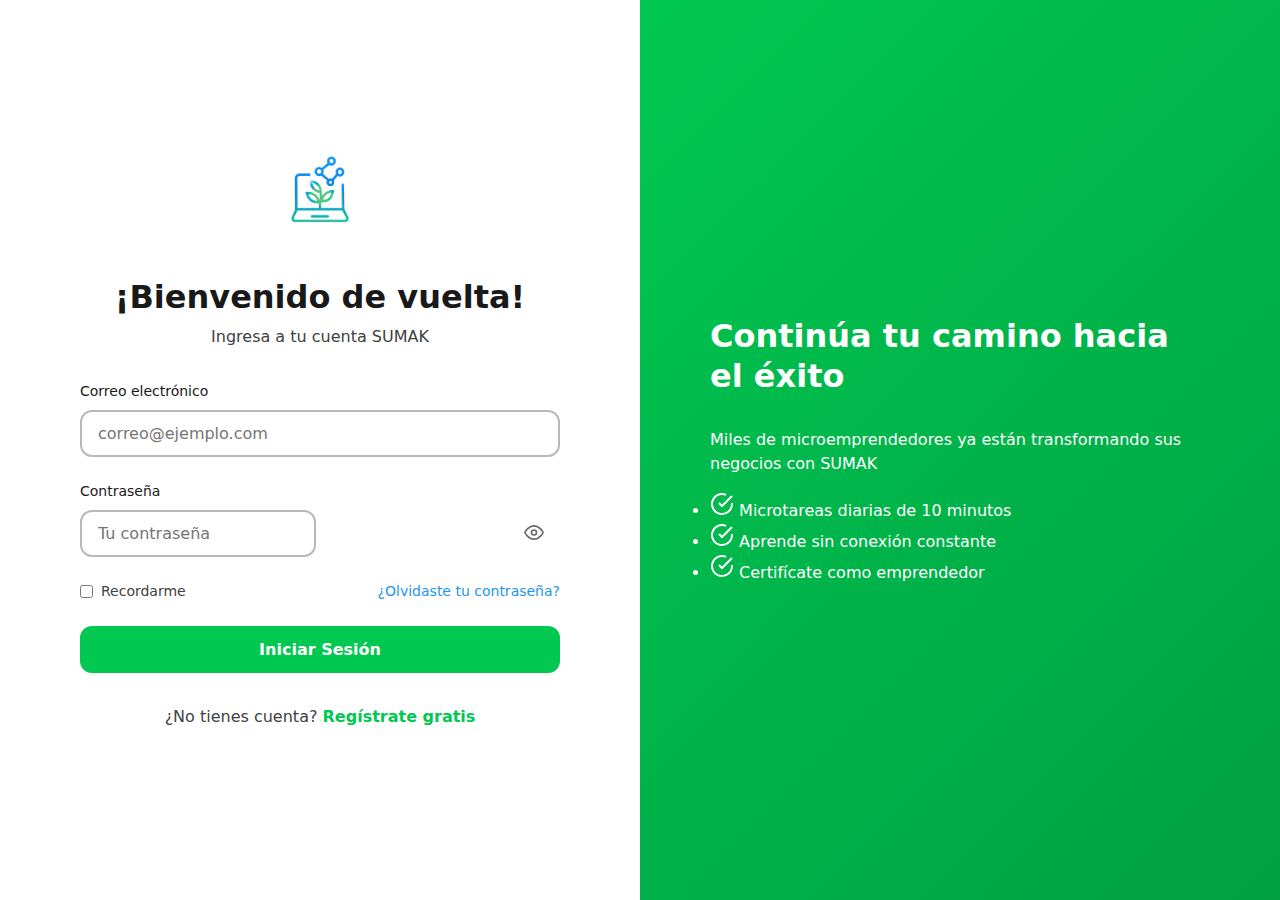
<file: dashboard-emprendedor.html>
<!DOCTYPE html>
<html lang="es">
<head>
    <meta charset="UTF-8">
    <meta name="viewport" content="width=device-width, initial-scale=1.0">
    <title>Mi Panel - SUMAK</title>
     
    <!-- Favicon -->
    <link rel="icon" type="image/png" sizes="32x32" href="images/SumakLogo_.png">
    <link rel="icon" type="image/png" sizes="16x16" href="images/SumakLogo_.png">
    <link rel="apple-touch-icon" sizes="180x180" href="images/SumakLogo_.png">
    <link rel="shortcut icon" href="images/SumakLogo_.png">
    
    <link rel="stylesheet" href="css/variables.css">
    <link rel="stylesheet" href="css/styles.css">
    <link rel="stylesheet" href="css/responsive.css">
    <style>
        /* Estilos específicos del dashboard */
        .dashboard {
            display: grid;
            grid-template-columns: 250px 1fr;
            min-height: 100vh;
            background-color: var(--color-background);
        }

        .sidebar {
            background-color: var(--color-surface);
            padding: var(--spacing-lg);
            border-right: 1px solid var(--color-border);
            position: sticky;
            top: 0;
            height: 100vh;
            overflow-y: auto;
        }

        .sidebar__header {
            display: flex;
            align-items: center;
            gap: var(--spacing-sm);
            margin-bottom: var(--spacing-xl);
            padding-bottom: var(--spacing-md);
            border-bottom: 1px solid var(--color-border);
        }

        .sidebar__logo {
            width: 40px;
            height: 40px;
        }

        .sidebar__brand {
            font-family: var(--font-family-primary);
            font-size: 1.5rem;
            font-weight: var(--font-weight-black);
            color: var(--color-primary);
        }

        .sidebar__nav {
            display: flex;
            flex-direction: column;
            gap: var(--spacing-xs);
        }

        .sidebar__link {
            display: flex;
            align-items: center;
            gap: var(--spacing-sm);
            padding: var(--spacing-sm);
            color: var(--color-text-secondary);
            border-radius: var(--border-radius-md);
            transition: all var(--transition-fast);
        }

        .sidebar__link:hover,
        .sidebar__link--active {
            background-color: var(--color-primary-lightest);
            color: var(--color-primary);
        }

        .sidebar__link svg {
            width: 20px;
            height: 20px;
            flex-shrink: 0;
        }

        .main-content {
            padding: var(--spacing-xl);
            overflow-y: auto;
        }

        .dashboard-header {
            margin-bottom: var(--spacing-xl);
        }

        .dashboard-header__top {
            display: flex;
            justify-content: space-between;
            align-items: center;
            margin-bottom: var(--spacing-md);
        }

        .dashboard-header__title {
            font-size: 2rem;
            margin-bottom: 0.25rem;
        }

        .dashboard-header__subtitle {
            color: var(--color-text-secondary);
        }

        .dashboard-header__actions {
            display: flex;
            gap: var(--spacing-sm);
            align-items: center;
        }

        .icon-button {
            display: flex;
            align-items: center;
            justify-content: center;
            width: 40px;
            height: 40px;
            background-color: var(--color-surface);
            border: 1px solid var(--color-border);
            border-radius: var(--border-radius-full);
            cursor: pointer;
            transition: all var(--transition-fast);
            position: relative;
        }

        .icon-button:hover {
            background-color: var(--color-primary-lightest);
            border-color: var(--color-primary);
        }

        .icon-button__badge {
            position: absolute;
            top: -4px;
            right: -4px;
            display: flex;
            align-items: center;
            justify-content: center;
            min-width: 18px;
            height: 18px;
            padding: 0 4px;
            background-color: var(--color-error);
            color: white;
            font-size: 0.75rem;
            font-weight: var(--font-weight-semibold);
            border-radius: var(--border-radius-full);
        }

        .user-menu {
            position: relative;
        }

        .user-menu__toggle {
            display: flex;
            align-items: center;
            gap: var(--spacing-sm);
            padding: 0.5rem 1rem;
            background-color: var(--color-surface);
            border: 1px solid var(--color-border);
            border-radius: var(--border-radius-full);
            cursor: pointer;
        }

        .user-menu__avatar {
            display: flex;
            align-items: center;
            justify-content: center;
            width: 32px;
            height: 32px;
            background-color: var(--color-primary);
            color: white;
            font-weight: var(--font-weight-semibold);
            border-radius: var(--border-radius-full);
        }

        .user-menu__dropdown {
            display: none;
            position: absolute;
            top: calc(100% + 0.5rem);
            right: 0;
            min-width: 200px;
            background-color: var(--color-surface);
            border: 1px solid var(--color-border);
            border-radius: var(--border-radius-md);
            box-shadow: var(--shadow-lg);
            z-index: var(--z-index-dropdown);
        }

        .user-menu__dropdown.is-open {
            display: block;
        }

        .user-menu__item {
            display: flex;
            align-items: center;
            gap: var(--spacing-sm);
            padding: var(--spacing-sm) var(--spacing-md);
            color: var(--color-text-primary);
            transition: background-color var(--transition-fast);
        }

        .user-menu__item:hover {
            background-color: var(--color-background);
        }

        .user-menu__item--danger {
            color: var(--color-error);
        }

        .stats-grid {
            display: grid;
            grid-template-columns: repeat(auto-fit, minmax(200px, 1fr));
            gap: var(--spacing-md);
            margin-bottom: var(--spacing-xl);
        }

        .stat-card {
            padding: var(--spacing-lg);
            background-color: var(--color-surface);
            border-radius: var(--border-radius-lg);
            box-shadow: var(--shadow-sm);
        }

        .stat-card__label {
            font-size: var(--font-size-small);
            color: var(--color-text-tertiary);
            margin-bottom: var(--spacing-xs);
        }

        .stat-card__value {
            font-family: var(--font-family-primary);
            font-size: 2rem;
            font-weight: var(--font-weight-black);
            color: var(--color-primary);
        }

        .stat-card__change {
            font-size: var(--font-size-small);
            color: var(--color-success);
            margin-top: var(--spacing-xs);
        }

        .progress-section {
            padding: var(--spacing-lg);
            background-color: var(--color-surface);
            border-radius: var(--border-radius-lg);
            box-shadow: var(--shadow-sm);
            margin-bottom: var(--spacing-xl);
        }

        .progress-section__header {
            display: flex;
            justify-content: space-between;
            align-items: center;
            margin-bottom: var(--spacing-md);
        }

        .progress-bar {
            width: 100%;
            height: 12px;
            background-color: var(--color-background);
            border-radius: var(--border-radius-full);
            overflow: hidden;
            margin-bottom: var(--spacing-sm);
        }

        .progress-bar__fill {
            height: 100%;
            background: linear-gradient(90deg, var(--color-primary) 0%, var(--color-primary-light) 100%);
            border-radius: var(--border-radius-full);
            transition: width 1s ease-out;
        }

        .tasks-section {
            margin-bottom: var(--spacing-xl);
        }

        .section-header {
            display: flex;
            justify-content: space-between;
            align-items: center;
            margin-bottom: var(--spacing-md);
        }

        .section-title {
            font-size: 1.5rem;
            font-weight: var(--font-weight-bold);
        }

        .tasks-grid {
            display: grid;
            gap: var(--spacing-md);
        }

        .task-card {
            padding: var(--spacing-lg);
            background-color: var(--color-surface);
            border: 2px solid var(--color-border);
            border-radius: var(--border-radius-lg);
            transition: all var(--transition-normal);
        }

        .task-card:hover {
            border-color: var(--color-primary);
            box-shadow: var(--shadow-md);
        }

        .task-card__header {
            display: flex;
            justify-content: space-between;
            align-items: center;
            margin-bottom: var(--spacing-sm);
        }

        .task-card__badge {
            padding: 0.25rem 0.75rem;
            font-size: var(--font-size-small);
            font-weight: var(--font-weight-semibold);
            border-radius: var(--border-radius-full);
        }

        .task-card__badge--alta {
            background-color: #FFEBEE;
            color: var(--color-error);
        }

        .task-card__badge--media {
            background-color: #FFF3E0;
            color: var(--color-warning);
        }

        .task-card__badge--baja {
            background-color: #E3F2FD;
            color: var(--color-info);
        }

        .task-card__category {
            font-size: var(--font-size-small);
            color: var(--color-text-tertiary);
            text-transform: uppercase;
        }

        .task-card__title {
            font-size: 1.125rem;
            margin-bottom: var(--spacing-sm);
        }

        .task-card__meta {
            display: flex;
            gap: var(--spacing-md);
            margin-bottom: var(--spacing-md);
            font-size: var(--font-size-small);
            color: var(--color-text-secondary);
        }

        .task-card__time,
        .task-card__difficulty {
            display: flex;
            align-items: center;
            gap: 0.25rem;
        }

        .task-card__actions {
            display: flex;
            gap: var(--spacing-sm);
        }

        .empty-state {
            text-align: center;
            padding: var(--spacing-2xl);
            color: var(--color-text-secondary);
        }

        .empty-state svg {
            margin-bottom: var(--spacing-md);
            color: var(--color-text-tertiary);
        }

        .empty-state h3 {
            margin-bottom: var(--spacing-xs);
        }

        @media (max-width: 767px) {
            .dashboard {
                grid-template-columns: 1fr;
            }

            .sidebar {
                display: none;
            }

            .main-content {
                padding: var(--spacing-md);
            }

            .dashboard-header__top {
                flex-direction: column;
                gap: var(--spacing-md);
                align-items: flex-start;
            }

            .stats-grid {
                grid-template-columns: 1fr;
            }

            .task-card__actions {
                flex-direction: column;
            }
        }
    </style>
</head>
<body>
    <!-- 
        DASHBOARD DEL EMPRENDEDOR
        US-020: Recibir microtareas prácticas y accionables
        US-022: Ver progreso y métricas simples
        US-014: Panel de progreso gamificado
    -->
    <div class="dashboard">
        <!-- Sidebar -->
        <aside class="sidebar">
            <div class="sidebar__header">
                <img src="images/SumakLogo_.png" alt="SUMAK" class="sidebar__logo">
                <span class="sidebar__brand">SUMAK</span>
            </div>

            <nav class="sidebar__nav">
                <a href="#" class="sidebar__link sidebar__link--active">
                    <svg viewBox="0 0 24 24" fill="none" stroke="currentColor" stroke-width="2">
                        <path d="M3 9l9-7 9 7v11a2 2 0 01-2 2H5a2 2 0 01-2-2z"/>
                    </svg>
                    <span>Inicio</span>
                </a>
                <a href="#" class="sidebar__link">
                    <svg viewBox="0 0 24 24" fill="none" stroke="currentColor" stroke-width="2">
                        <path d="M9 11l3 3L22 4"/>
                        <path d="M21 12v7a2 2 0 01-2 2H5a2 2 0 01-2-2V5a2 2 0 012-2h11"/>
                    </svg>
                    <span>Mis Tareas</span>
                </a>
                <a href="#" class="sidebar__link">
                    <svg viewBox="0 0 24 24" fill="none" stroke="currentColor" stroke-width="2">
                        <path d="M12 2l3.09 6.26L22 9.27l-5 4.87 1.18 6.88L12 17.77l-6.18 3.25L7 14.14 2 9.27l6.91-1.01L12 2z"/>
                    </svg>
                    <span>Mis Logros</span>
                </a>
                <a href="recursos.html" class="sidebar__link">
                    <svg viewBox="0 0 24 24" fill="none" stroke="currentColor" stroke-width="2">
                        <path d="M4 19.5A2.5 2.5 0 016.5 17H20"/>
                        <path d="M6.5 2H20v20H6.5A2.5 2.5 0 014 19.5v-15A2.5 2.5 0 016.5 2z"/>
                    </svg>
                    <span>Recursos</span>
                </a>
                <a href="mentores.html" class="sidebar__link">
                    <svg viewBox="0 0 24 24" fill="none" stroke="currentColor" stroke-width="2">
                        <circle cx="12" cy="8" r="5"/>
                        <path d="M20 21a8 8 0 10-16 0"/>
                    </svg>
                    <span>Mentores</span>
                </a>
                <a href="#" class="sidebar__link">
                    <svg viewBox="0 0 24 24" fill="none" stroke="currentColor" stroke-width="2">
                        <path d="M21 15a2 2 0 01-2 2H7l-4 4V5a2 2 0 012-2h14a2 2 0 012 2z"/>
                    </svg>
                    <span>Mensajes</span>
                </a>
                <a href="contacto.html" class="sidebar__link">
                    <svg viewBox="0 0 24 24" fill="none" stroke="currentColor" stroke-width="2">
                        <circle cx="12" cy="12" r="10"/>
                        <path d="M9.09 9a3 3 0 015.83 1c0 2-3 3-3 3"/>
                        <line x1="12" y1="17" x2="12.01" y2="17"/>
                    </svg>
                    <span>Ayuda</span>
                </a>
            </nav>
        </aside>

        <!-- Contenido Principal -->
        <main class="main-content">
            <!-- Header del Dashboard -->
            <header class="dashboard-header">
                <div class="dashboard-header__top">
                    <div>
                        <h1 class="dashboard-header__title">
                            ¡Hola, <span data-user-name>Usuario</span>! 👋
                        </h1>
                        <p class="dashboard-header__subtitle">
                            Bienvenido a tu panel de <span data-business-name>Negocio</span>
                        </p>
                    </div>

                    <div class="dashboard-header__actions">
                        <!-- Notificaciones -->
                        <div class="notifications">
                            <button class="icon-button" id="notifications-bell" aria-label="Notificaciones">
                                <svg width="20" height="20" viewBox="0 0 24 24" fill="none" stroke="currentColor" stroke-width="2">
                                    <path d="M18 8A6 6 0 006 8c0 7-3 9-3 9h18s-3-2-3-9"/>
                                    <path d="M13.73 21a2 2 0 01-3.46 0"/>
                                </svg>
                                <span class="icon-button__badge">3</span>
                            </button>

                            <div class="user-menu__dropdown" id="notifications-panel">
                                <div id="notifications-list"></div>
                            </div>
                        </div>

                        <!-- Menú de Usuario -->
                        <div class="user-menu">
                            <button class="user-menu__toggle" id="user-menu-toggle">
                                <div class="user-menu__avatar" data-user-avatar>U</div>
                                <svg width="16" height="16" viewBox="0 0 24 24" fill="none" stroke="currentColor" stroke-width="2">
                                    <polyline points="6 9 12 15 18 9"/>
                                </svg>
                            </button>

                            <div class="user-menu__dropdown" id="user-menu">
                                <a href="#" class="user-menu__item">
                                    <svg width="16" height="16" viewBox="0 0 24 24" fill="none" stroke="currentColor" stroke-width="2">
                                        <circle cx="12" cy="12" r="3"/>
                                        <path d="M12 1v6m0 6v6"/>
                                    </svg>
                                    <span>Mi Perfil</span>
                                </a>
                                <a href="#" class="user-menu__item">
                                    <svg width="16" height="16" viewBox="0 0 24 24" fill="none" stroke="currentColor" stroke-width="2">
                                        <circle cx="12" cy="12" r="3"/>
                                        <path d="M19.4 15a1.65 1.65 0 00.33 1.82l.06.06a2 2 0 010 2.83 2 2 0 01-2.83 0l-.06-.06a1.65 1.65 0 00-1.82-.33 1.65 1.65 0 00-1 1.51V21a2 2 0 01-2 2 2 2 0 01-2-2v-.09A1.65 1.65 0 009 19.4a1.65 1.65 0 00-1.82.33l-.06.06a2 2 0 01-2.83 0 2 2 0 010-2.83l.06-.06a1.65 1.65 0 00.33-1.82 1.65 1.65 0 00-1.51-1H3a2 2 0 01-2-2 2 2 0 012-2h.09A1.65 1.65 0 004.6 9a1.65 1.65 0 00-.33-1.82l-.06-.06a2 2 0 010-2.83 2 2 0 012.83 0l.06.06a1.65 1.65 0 001.82.33H9a1.65 1.65 0 001-1.51V3a2 2 0 012-2 2 2 0 012 2v.09a1.65 1.65 0 001 1.51 1.65 1.65 0 001.82-.33l.06-.06a2 2 0 012.83 0 2 2 0 010 2.83l-.06.06a1.65 1.65 0 00-.33 1.82V9a1.65 1.65 0 001.51 1H21a2 2 0 012 2 2 2 0 01-2 2h-.09a1.65 1.65 0 00-1.51 1z"/>
                                    </svg>
                                    <span>Configuración</span>
                                </a>
                                <a href="#" class="user-menu__item user-menu__item--danger" id="logout-btn">
                                    <svg width="16" height="16" viewBox="0 0 24 24" fill="none" stroke="currentColor" stroke-width="2">
                                        <path d="M9 21H5a2 2 0 01-2-2V5a2 2 0 012-2h4"/>
                                        <polyline points="16 17 21 12 16 7"/>
                                        <line x1="21" y1="12" x2="9" y2="12"/>
                                    </svg>
                                    <span>Cerrar Sesión</span>
                                </a>
                            </div>
                        </div>
                    </div>
                </div>
            </header>

            <!-- Métricas Rápidas -->
            <div class="stats-grid">
                <div class="stat-card">
                    <div class="stat-card__label">Tareas Completadas</div>
                    <div class="stat-card__value" id="tasks-completed">0</div>
                    <div class="stat-card__change">+5 esta semana</div>
                </div>

                <div class="stat-card">
                    <div class="stat-card__label">Racha Actual</div>
                    <div class="stat-card__value" id="current-streak">0</div>
                    <div class="stat-card__change">¡Sigue así!</div>
                </div>

                <div class="stat-card">
                    <div class="stat-card__label">Insignias Ganadas</div>
                    <div class="stat-card__value" id="total-badges">0</div>
                    <div class="stat-card__change">3 más para nuevo nivel</div>
                </div>

                <div class="stat-card">
                    <div class="stat-card__label">Actividad Semanal</div>
                    <div class="stat-card__value" id="weekly-activity">0%</div>
                    <div class="stat-card__change">Excelente progreso</div>
                </div>
            </div>

            <!-- Progreso General -->
            <section class="progress-section">
                <div class="progress-section__header">
                    <h2>Tu Progreso de Aprendizaje</h2>
                    <span id="progress-text">0%</span>
                </div>
                <div class="progress-bar">
                    <div class="progress-bar__fill" id="progress-bar" style="width: 0%"></div>
                </div>
                <p style="color: var(--color-text-secondary); font-size: var(--font-size-small); margin-top: var(--spacing-xs);">
                    Has completado <strong id="completed-count">0</strong> de <strong id="total-count">0</strong> microtareas en tu ruta personalizada
                </p>
            </section>

            <!-- Tareas Pendientes -->
            <section class="tasks-section">
                <div class="section-header">
                    <h2 class="section-title">Tus Microtareas</h2>
                    <a href="#" class="btn btn--outline btn--small">Ver todas</a>
                </div>

                <div class="tasks-grid" id="tasks-list">
                    <!-- Las tareas se cargarán dinámicamente desde dashboard.js -->
                </div>
            </section>
        </main>
    </div>

    <!-- Scripts -->
    <script src="js/utils.js"></script>
    <script src="js/dashboard.js"></script>
</body>
</html>
</file>
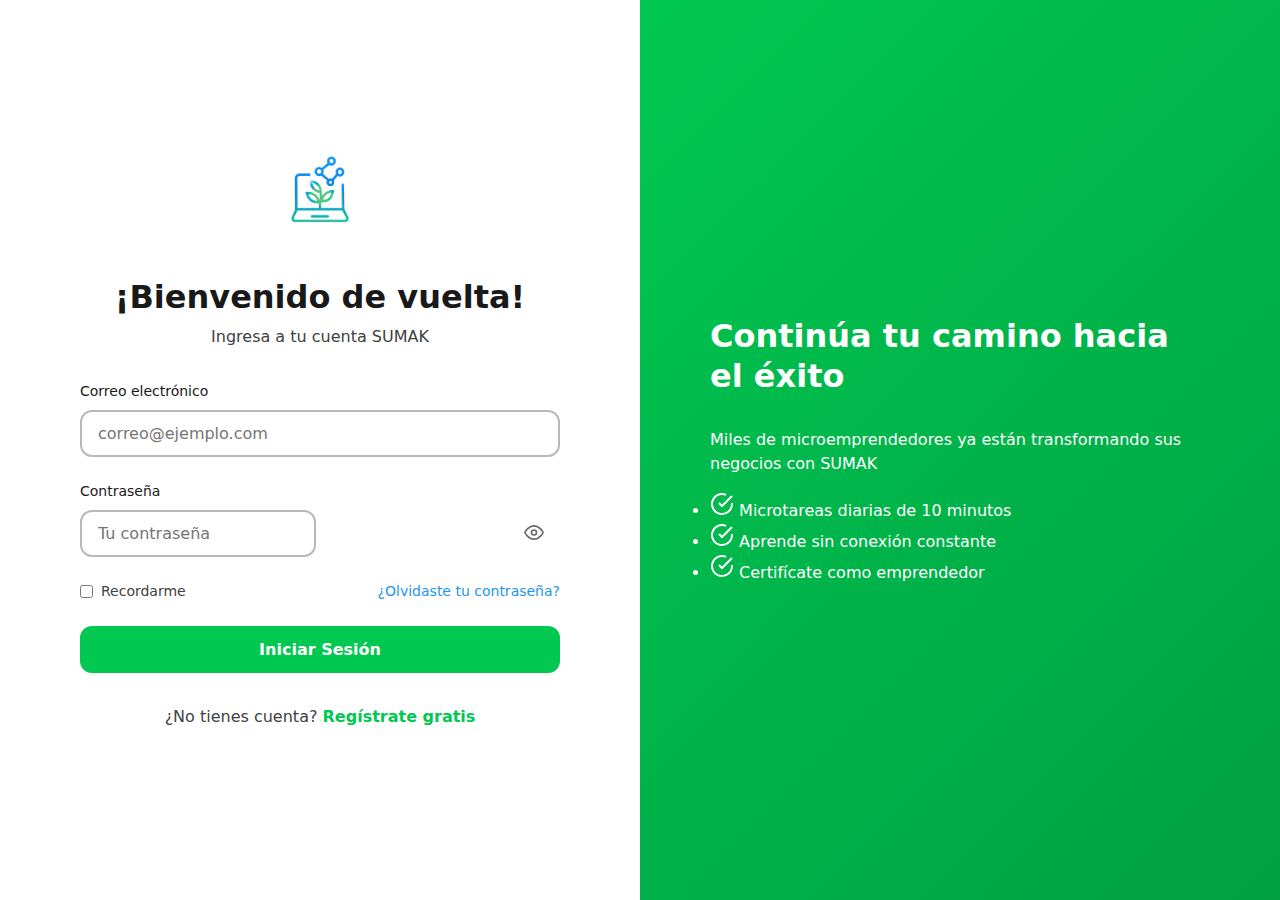
<file: dashboard-facilitador.html>
<!DOCTYPE html>
<html lang="es">
<head>
    <meta charset="UTF-8">
    <meta name="viewport" content="width=device-width, initial-scale=1.0">
    <title>Panel del Facilitador - SUMAK</title>
     
    <!-- Favicon -->
    <link rel="icon" type="image/png" sizes="32x32" href="images/SumakLogo_.png">
    <link rel="icon" type="image/png" sizes="16x16" href="images/SumakLogo_.png">
    <link rel="apple-touch-icon" sizes="180x180" href="images/SumakLogo_.png">
    <link rel="shortcut icon" href="images/SumakLogo_.png">
    
    <link rel="stylesheet" href="css/variables.css">
    <link rel="stylesheet" href="css/styles.css">
    <link rel="stylesheet" href="css/responsive.css">
    <style>
        /* Estilos mejorados del dashboard facilitador */
        .dashboard {
            display: grid;
            grid-template-columns: 250px 1fr;
            min-height: 100vh;
            background-color: var(--color-background);
        }

        .sidebar {
            background-color: var(--color-surface);
            padding: var(--spacing-lg);
            border-right: 1px solid var(--color-border);
            position: sticky;
            top: 0;
            height: 100vh;
            overflow-y: auto;
        }

        .sidebar__header {
            display: flex;
            align-items: center;
            gap: var(--spacing-sm);
            margin-bottom: var(--spacing-xl);
            padding-bottom: var(--spacing-md);
            border-bottom: 1px solid var(--color-border);
        }

        .sidebar__logo {
            width: 40px;
            height: 40px;
        }

        .sidebar__brand {
            font-family: var(--font-family-primary);
            font-size: 1.5rem;
            font-weight: var(--font-weight-black);
            color: var(--color-primary);
        }

        .sidebar__nav {
            display: flex;
            flex-direction: column;
            gap: var(--spacing-xs);
        }

        .sidebar__link {
            display: flex;
            align-items: center;
            gap: var(--spacing-sm);
            padding: var(--spacing-sm);
            color: var(--color-text-secondary);
            border-radius: var(--border-radius-md);
            transition: all var(--transition-fast);
        }

        .sidebar__link:hover,
        .sidebar__link--active {
            background-color: var(--color-primary-lightest);
            color: var(--color-primary);
        }

        .sidebar__link svg {
            width: 20px;
            height: 20px;
            flex-shrink: 0;
        }

        .main-content {
            padding: var(--spacing-xl);
            overflow-y: auto;
        }

        .dashboard-header {
            margin-bottom: var(--spacing-xl);
        }

        .dashboard-header__top {
            display: flex;
            justify-content: space-between;
            align-items: center;
            margin-bottom: var(--spacing-md);
        }

        .dashboard-header__title {
            font-size: 2rem;
            margin-bottom: 0.25rem;
        }

        .dashboard-header__subtitle {
            color: var(--color-text-secondary);
        }

        .dashboard-header__actions {
            display: flex;
            gap: var(--spacing-sm);
            align-items: center;
        }

        .user-menu {
            position: relative;
        }

        .user-menu__toggle {
            display: flex;
            align-items: center;
            gap: var(--spacing-sm);
            padding: 0.5rem 1rem;
            background-color: var(--color-surface);
            border: 1px solid var(--color-border);
            border-radius: var(--border-radius-full);
            cursor: pointer;
        }

        .user-menu__avatar {
            display: flex;
            align-items: center;
            justify-content: center;
            width: 32px;
            height: 32px;
            background-color: var(--color-primary);
            color: white;
            font-weight: var(--font-weight-semibold);
            border-radius: var(--border-radius-full);
        }

        .user-menu__dropdown {
            display: none;
            position: absolute;
            top: calc(100% + 0.5rem);
            right: 0;
            min-width: 200px;
            background-color: var(--color-surface);
            border: 1px solid var(--color-border);
            border-radius: var(--border-radius-md);
            box-shadow: var(--shadow-lg);
            z-index: var(--z-index-dropdown);
        }

        .user-menu__dropdown.is-open {
            display: block;
        }

        .user-menu__item {
            display: flex;
            align-items: center;
            gap: var(--spacing-sm);
            padding: var(--spacing-sm) var(--spacing-md);
            color: var(--color-text-primary);
            transition: background-color var(--transition-fast);
        }

        .user-menu__item:hover {
            background-color: var(--color-background);
        }

        .user-menu__item--danger {
            color: var(--color-error);
        }

        .stats-grid {
            display: grid;
            grid-template-columns: repeat(auto-fit, minmax(200px, 1fr));
            gap: var(--spacing-md);
            margin-bottom: var(--spacing-xl);
        }

        .stat-card {
            padding: var(--spacing-lg);
            background-color: var(--color-surface);
            border-radius: var(--border-radius-lg);
            box-shadow: var(--shadow-sm);
            transition: all var(--transition-normal);
        }

        .stat-card:hover {
            box-shadow: var(--shadow-md);
            transform: translateY(-2px);
        }

        .stat-card__icon {
            display: flex;
            align-items: center;
            justify-content: center;
            width: 48px;
            height: 48px;
            background-color: var(--color-primary-lightest);
            color: var(--color-primary);
            border-radius: var(--border-radius-md);
            margin-bottom: var(--spacing-sm);
            font-size: 1.5rem;
        }

        .stat-card__label {
            font-size: var(--font-size-small);
            color: var(--color-text-tertiary);
            margin-bottom: var(--spacing-xs);
        }

        .stat-card__value {
            font-family: var(--font-family-primary);
            font-size: 2rem;
            font-weight: var(--font-weight-black);
            color: var(--color-text-primary);
        }

        .stat-card__change {
            font-size: var(--font-size-small);
            color: var(--color-success);
            margin-top: var(--spacing-xs);
        }

        .filters {
            display: flex;
            gap: var(--spacing-sm);
            margin-bottom: var(--spacing-lg);
            flex-wrap: wrap;
        }

        .filter-btn {
            padding: 0.5rem 1rem;
            background-color: var(--color-surface);
            border: 2px solid var(--color-border);
            border-radius: var(--border-radius-full);
            cursor: pointer;
            transition: all var(--transition-fast);
            font-weight: var(--font-weight-medium);
        }

        .filter-btn:hover,
        .filter-btn.active {
            background-color: var(--color-primary);
            color: white;
            border-color: var(--color-primary);
        }

        .students-grid {
            display: grid;
            grid-template-columns: repeat(auto-fill, minmax(300px, 1fr));
            gap: var(--spacing-lg);
        }

        .student-card {
            padding: var(--spacing-lg);
            background-color: var(--color-surface);
            border: 2px solid var(--color-border);
            border-radius: var(--border-radius-lg);
            transition: all var(--transition-normal);
        }

        .student-card:hover {
            border-color: var(--color-primary);
            box-shadow: var(--shadow-md);
            transform: translateY(-2px);
        }

        .student-card__header {
            display: flex;
            align-items: center;
            gap: var(--spacing-sm);
            margin-bottom: var(--spacing-md);
        }

        .student-card__avatar {
            display: flex;
            align-items: center;
            justify-content: center;
            width: 56px;
            height: 56px;
            background: linear-gradient(135deg, var(--color-primary) 0%, var(--color-primary-light) 100%);
            color: white;
            font-weight: var(--font-weight-bold);
            font-size: 1.25rem;
            border-radius: var(--border-radius-full);
            flex-shrink: 0;
        }

        .student-card__info {
            flex: 1;
        }

        .student-card__name {
            font-size: 1.125rem;
            font-weight: var(--font-weight-semibold);
            margin-bottom: 0.25rem;
        }

        .student-card__status {
            display: inline-block;
            padding: 0.25rem 0.75rem;
            font-size: var(--font-size-small);
            font-weight: var(--font-weight-semibold);
            border-radius: var(--border-radius-full);
        }

        .student-card__status--activo {
            background-color: #E8F5E9;
            color: var(--color-success);
        }

        .student-card__status--rezagado {
            background-color: #FFEBEE;
            color: var(--color-error);
        }

        .student-card__status--inactivo {
            background-color: #F5F5F5;
            color: var(--color-text-tertiary);
        }

        .student-card__business {
            font-size: var(--font-size-small);
            color: var(--color-text-secondary);
            margin-top: 0.25rem;
        }

        .student-card__progress {
            margin-bottom: var(--spacing-md);
        }

        .student-card__progress-label {
            display: flex;
            justify-content: space-between;
            margin-bottom: var(--spacing-xs);
            font-size: var(--font-size-small);
        }

        .student-card__progress-text {
            font-weight: var(--font-weight-semibold);
            color: var(--color-primary);
        }

        .progress-bar {
            width: 100%;
            height: 8px;
            background-color: var(--color-background);
            border-radius: var(--border-radius-full);
            overflow: hidden;
        }

        .progress-bar__fill {
            height: 100%;
            background: linear-gradient(90deg, var(--color-primary) 0%, var(--color-primary-light) 100%);
            border-radius: var(--border-radius-full);
            transition: width 0.5s ease-out;
        }

        .student-card__stats {
            display: grid;
            grid-template-columns: repeat(2, 1fr);
            gap: var(--spacing-sm);
            margin-bottom: var(--spacing-md);
            padding: var(--spacing-sm);
            background-color: var(--color-background);
            border-radius: var(--border-radius-md);
        }

        .student-stat {
            text-align: center;
        }

        .student-stat__value {
            display: block;
            font-size: 1.25rem;
            font-weight: var(--font-weight-bold);
            color: var(--color-primary);
        }

        .student-stat__label {
            display: block;
            font-size: var(--font-size-small);
            color: var(--color-text-tertiary);
            margin-top: 0.25rem;
        }

        .student-card__meta {
            display: flex;
            align-items: center;
            gap: var(--spacing-xs);
            font-size: var(--font-size-small);
            color: var(--color-text-tertiary);
            margin-bottom: var(--spacing-md);
        }

        .student-card__meta svg {
            width: 14px;
            height: 14px;
        }

        .student-card__actions {
            display: flex;
            gap: var(--spacing-xs);
        }

        .quick-actions {
            display: grid;
            grid-template-columns: repeat(auto-fit, minmax(200px, 1fr));
            gap: var(--spacing-md);
            margin-bottom: var(--spacing-xl);
        }

        .quick-action-card {
            display: flex;
            align-items: center;
            gap: var(--spacing-md);
            padding: var(--spacing-lg);
            background-color: var(--color-surface);
            border: 2px solid var(--color-border);
            border-radius: var(--border-radius-lg);
            cursor: pointer;
            transition: all var(--transition-normal);
        }

        .quick-action-card:hover {
            border-color: var(--color-primary);
            box-shadow: var(--shadow-md);
            transform: translateY(-2px);
        }

        .quick-action-card__icon {
            display: flex;
            align-items: center;
            justify-content: center;
            width: 48px;
            height: 48px;
            background-color: var(--color-primary-lightest);
            color: var(--color-primary);
            border-radius: var(--border-radius-md);
            font-size: 1.5rem;
        }

        .quick-action-card__content h3 {
            font-size: 1rem;
            margin-bottom: 0.25rem;
        }

        .quick-action-card__content p {
            font-size: var(--font-size-small);
            color: var(--color-text-secondary);
        }

        @media (max-width: 767px) {
            .dashboard {
                grid-template-columns: 1fr;
            }

            .sidebar {
                display: none;
            }

            .main-content {
                padding: var(--spacing-md);
            }

            .dashboard-header__top {
                flex-direction: column;
                gap: var(--spacing-md);
                align-items: flex-start;
            }

            .stats-grid {
                grid-template-columns: repeat(2, 1fr);
            }

            .students-grid {
                grid-template-columns: 1fr;
            }

            .quick-actions {
                grid-template-columns: 1fr;
            }
        }
    </style>
</head>
<body>
    <!-- 
        DASHBOARD DEL FACILITADOR
        US-045: Crear microtareas prácticas
        US-059: Ver progreso de alumnos en tablero
        US-046: Verificar evidencias de tareas
    -->
    <div class="dashboard">
        <!-- Sidebar -->
        <aside class="sidebar">
            <div class="sidebar__header">
                <img src="images/SumakLogo_.png" alt="SUMAK" class="sidebar__logo">
                <span class="sidebar__brand">SUMAK</span>
            </div>

            <nav class="sidebar__nav">
                <a href="#" class="sidebar__link sidebar__link--active">
                    <svg viewBox="0 0 24 24" fill="none" stroke="currentColor" stroke-width="2">
                        <path d="M3 9l9-7 9 7v11a2 2 0 01-2 2H5a2 2 0 01-2-2z"/>
                    </svg>
                    <span>Inicio</span>
                </a>
                <a href="#" class="sidebar__link">
                    <svg viewBox="0 0 24 24" fill="none" stroke="currentColor" stroke-width="2">
                        <path d="M17 21v-2a4 4 0 00-4-4H5a4 4 0 00-4 4v2"/>
                        <circle cx="9" cy="7" r="4"/>
                        <path d="M23 21v-2a4 4 0 00-3-3.87"/>
                        <path d="M16 3.13a4 4 0 010 7.75"/>
                    </svg>
                    <span>Mis Alumnos</span>
                </a>
                <a href="#" class="sidebar__link">
                    <svg viewBox="0 0 24 24" fill="none" stroke="currentColor" stroke-width="2">
                        <path d="M14 2H6a2 2 0 00-2 2v16a2 2 0 002 2h12a2 2 0 002-2V8z"/>
                        <polyline points="14 2 14 8 20 8"/>
                        <line x1="12" y1="18" x2="12" y2="12"/>
                        <line x1="9" y1="15" x2="15" y2="15"/>
                    </svg>
                    <span>Crear Microtarea</span>
                </a>
                <a href="#" class="sidebar__link">
                    <svg viewBox="0 0 24 24" fill="none" stroke="currentColor" stroke-width="2">
                        <path d="M9 11l3 3L22 4"/>
                        <path d="M21 12v7a2 2 0 01-2 2H5a2 2 0 01-2-2V5a2 2 0 012-2h11"/>
                    </svg>
                    <span>Revisar Evidencias</span>
                </a>
                <a href="#" class="sidebar__link">
                    <svg viewBox="0 0 24 24" fill="none" stroke="currentColor" stroke-width="2">
                        <rect x="3" y="3" width="7" height="7"/>
                        <rect x="14" y="3" width="7" height="7"/>
                        <rect x="14" y="14" width="7" height="7"/>
                        <rect x="3" y="14" width="7" height="7"/>
                    </svg>
                    <span>Tablero Kanban</span>
                </a>
                <a href="#" class="sidebar__link">
                    <svg viewBox="0 0 24 24" fill="none" stroke="currentColor" stroke-width="2">
                        <line x1="12" y1="1" x2="12" y2="23"/>
                        <path d="M17 5H9.5a3.5 3.5 0 000 7h5a3.5 3.5 0 010 7H6"/>
                    </svg>
                    <span>Reportes</span>
                </a>
                <a href="contacto.html" class="sidebar__link">
                    <svg viewBox="0 0 24 24" fill="none" stroke="currentColor" stroke-width="2">
                        <circle cx="12" cy="12" r="10"/>
                        <path d="M9.09 9a3 3 0 015.83 1c0 2-3 3-3 3"/>
                        <line x1="12" y1="17" x2="12.01" y2="17"/>
                    </svg>
                    <span>Ayuda</span>
                </a>
            </nav>
        </aside>

        <!-- Contenido Principal -->
        <main class="main-content">
            <!-- Header -->
            <header class="dashboard-header">
                <div class="dashboard-header__top">
                    <div>
                        <h1 class="dashboard-header__title">
                            ¡Hola, <span data-user-name>Facilitador</span>! 👨‍🏫
                        </h1>
                        <p class="dashboard-header__subtitle">
                            Gestiona el progreso de tus alumnos y crea nuevas microtareas
                        </p>
                    </div>

                    <div class="dashboard-header__actions">
                        <button class="btn btn--primary" id="create-task-btn">
                            <svg width="20" height="20" viewBox="0 0 24 24" fill="none" stroke="currentColor" stroke-width="2">
                                <line x1="12" y1="5" x2="12" y2="19"/>
                                <line x1="5" y1="12" x2="19" y2="12"/>
                            </svg>
                            Nueva Microtarea
                        </button>

                        <div class="user-menu">
                            <button class="user-menu__toggle" id="user-menu-toggle">
                                <div class="user-menu__avatar" data-user-avatar>F</div>
                                <svg width="16" height="16" viewBox="0 0 24 24" fill="none" stroke="currentColor" stroke-width="2">
                                    <polyline points="6 9 12 15 18 9"/>
                                </svg>
                            </button>

                            <div class="user-menu__dropdown" id="user-menu">
                                <a href="#" class="user-menu__item">
                                    <svg width="16" height="16" viewBox="0 0 24 24" fill="none" stroke="currentColor" stroke-width="2">
                                        <circle cx="12" cy="12" r="3"/>
                                        <path d="M12 1v6m0 6v6"/>
                                    </svg>
                                    <span>Mi Perfil</span>
                                </a>
                                <a href="#" class="user-menu__item">
                                    <svg width="16" height="16" viewBox="0 0 24 24" fill="none" stroke="currentColor" stroke-width="2">
                                        <circle cx="12" cy="12" r="3"/>
                                        <path d="M19.4 15a1.65 1.65 0 00.33 1.82l.06.06a2 2 0 010 2.83 2 2 0 01-2.83 0l-.06-.06a1.65 1.65 0 00-1.82-.33 1.65 1.65 0 00-1 1.51V21a2 2 0 01-2 2 2 2 0 01-2-2v-.09A1.65 1.65 0 009 19.4a1.65 1.65 0 00-1.82.33l-.06.06a2 2 0 01-2.83 0 2 2 0 010-2.83l.06-.06a1.65 1.65 0 00.33-1.82 1.65 1.65 0 00-1.51-1H3a2 2 0 01-2-2 2 2 0 012-2h.09A1.65 1.65 0 004.6 9a1.65 1.65 0 00-.33-1.82l-.06-.06a2 2 0 010-2.83 2 2 0 012.83 0l.06.06a1.65 1.65 0 001.82.33H9a1.65 1.65 0 001-1.51V3a2 2 0 012-2 2 2 0 012 2v.09a1.65 1.65 0 001 1.51 1.65 1.65 0 001.82-.33l.06-.06a2 2 0 012.83 0 2 2 0 010 2.83l-.06.06a1.65 1.65 0 00-.33 1.82V9a1.65 1.65 0 001.51 1H21a2 2 0 012 2 2 2 0 01-2 2h-.09a1.65 1.65 0 00-1.51 1z"/>
                                    </svg>
                                    <span>Configuración</span>
                                </a>
                                <a href="#" class="user-menu__item user-menu__item--danger" id="logout-btn">
                                    <svg width="16" height="16" viewBox="0 0 24 24" fill="none" stroke="currentColor" stroke-width="2">
                                        <path d="M9 21H5a2 2 0 01-2-2V5a2 2 0 012-2h4"/>
                                        <polyline points="16 17 21 12 16 7"/>
                                        <line x1="21" y1="12" x2="9" y2="12"/>
                                    </svg>
                                    <span>Cerrar Sesión</span>
                                </a>
                            </div>
                        </div>
                    </div>
                </div>
            </header>

            <!-- Métricas del Facilitador -->
            <div class="stats-grid">
                <div class="stat-card">
                    <div class="stat-card__icon">👥</div>
                    <div class="stat-card__label">Total Alumnos</div>
                    <div class="stat-card__value">42</div>
                    <div class="stat-card__change">+3 este mes</div>
                </div>

                <div class="stat-card">
                    <div class="stat-card__icon">📝</div>
                    <div class="stat-card__label">Tareas Activas</div>
                    <div class="stat-card__value">15</div>
                    <div class="stat-card__change">8 por revisar</div>
                </div>

                <div class="stat-card">
                    <div class="stat-card__icon">✅</div>
                    <div class="stat-card__label">Tasa de Completitud</div>
                    <div class="stat-card__value">75%</div>
                    <div class="stat-card__change">+5% vs mes anterior</div>
                </div>

                <div class="stat-card">
                    <div class="stat-card__icon">⭐</div>
                    <div class="stat-card__label">Satisfacción</div>
                    <div class="stat-card__value">4.8/5</div>
                    <div class="stat-card__change">Excelente</div>
                </div>
            </div>

           <!-- Lista de Alumnos -->
            <section class="tasks-section" style="margin-bottom: var(--spacing-xl);">
                <div class="section-header">
                    <h2 class="section-title">Mis Alumnos</h2>
                    <button class="btn btn--outline btn--small" onclick="showAllStudents()">
                        Ver todos los alumnos
                    </button>
                </div>

                <!-- Filtros -->
                <div class="filters">
                    <button class="filter-btn active" data-filter="all">Todos (42)</button>
                    <button class="filter-btn" data-filter="activo">Activos (35)</button>
                    <button class="filter-btn" data-filter="rezagado">Rezagados (5)</button>
                    <button class="filter-btn" data-filter="inactivo">Inactivos (2)</button>
                </div>

                <div class="students-grid" id="students-grid">
                    <!-- Los estudiantes se cargarán dinámicamente -->
                </div>
            </section>

            <!-- Sección: Mis Microtareas Creadas -->
            <section class="tasks-section" style="margin-bottom: var(--spacing-xl);">
                <div class="section-header">
                    <h2 class="section-title">Microtareas Creadas</h2>
                    <button class="btn btn--primary" id="create-microtask-btn">
                        <svg width="20" height="20" viewBox="0 0 24 24" fill="none" stroke="currentColor" stroke-width="2">
                            <line x1="12" y1="5" x2="12" y2="19"/>
                            <line x1="5" y1="12" x2="19" y2="12"/>
                        </svg>
                        Crear Nueva Microtarea
                    </button>
                </div>

                <div class="microtasks-grid" id="microtasks-grid">
                    <!-- Las microtareas se cargarán dinámicamente -->
                </div>
            </section>

            <!-- Sección: Evidencias Pendientes de Revisión -->
            <section class="tasks-section">
                <div class="section-header">
                    <h2 class="section-title">Evidencias Pendientes de Revisión</h2>
                    <span class="badge badge--warning">8 pendientes</span>
                </div>

                <div class="evidences-list" id="evidences-list">
                    <!-- Las evidencias se cargarán dinámicamente -->
                </div>
            </section>
        </main>
    </div>

    <!-- Modal: Crear Microtarea -->
    <div class="modal" id="create-microtask-modal">
        <div class="modal__overlay"></div>
        <div class="modal__container" style="max-width: 700px;">
            <div class="modal__header">
                <h2 class="modal__title">Crear Nueva Microtarea</h2>
                <button class="modal__close" aria-label="Cerrar modal">
                    <svg width="24" height="24" viewBox="0 0 24 24" fill="none" stroke="currentColor" stroke-width="2">
                        <line x1="18" y1="6" x2="6" y2="18"/>
                        <line x1="6" y1="6" x2="18" y2="18"/>
                    </svg>
                </button>
            </div>

            <div class="modal__body">
                <form id="microtask-form" class="form">
                    <div class="form__group">
                        <label for="task-title" class="form__label">Título de la tarea *</label>
                        <input 
                            type="text" 
                            id="task-title" 
                            name="title"
                            class="form__input" 
                            placeholder="Ej: Registrar ventas del día"
                            required
                        >
                    </div>

                    <div class="form__group">
                        <label for="task-description" class="form__label">Descripción *</label>
                        <textarea 
                            id="task-description" 
                            name="description"
                            class="form__input" 
                            rows="4"
                            placeholder="Describe paso a paso lo que el alumno debe hacer..."
                            required
                            style="resize: vertical;"
                        ></textarea>
                    </div>

                    <div class="form__row">
                        <div class="form__group">
                            <label for="task-category" class="form__label">Categoría *</label>
                            <select id="task-category" name="category" class="form__select" required>
                                <option value="">Selecciona una categoría</option>
                                <option value="finanzas">💰 Finanzas</option>
                                <option value="marketing">📱 Marketing</option>
                                <option value="ventas">🛍️ Ventas</option>
                                <option value="operaciones">⚙️ Operaciones</option>
                                <option value="legal">📋 Legal</option>
                            </select>
                        </div>

                        <div class="form__group">
                            <label for="task-difficulty" class="form__label">Dificultad *</label>
                            <select id="task-difficulty" name="difficulty" class="form__select" required>
                                <option value="">Selecciona dificultad</option>
                                <option value="facil">Fácil</option>
                                <option value="media">Media</option>
                                <option value="dificil">Difícil</option>
                            </select>
                        </div>
                    </div>

                    <div class="form__row">
                        <div class="form__group">
                            <label for="task-time" class="form__label">Tiempo estimado *</label>
                            <input 
                                type="text" 
                                id="task-time" 
                                name="timeEstimate"
                                class="form__input" 
                                placeholder="Ej: 15 minutos"
                                required
                            >
                        </div>

                        <div class="form__group">
                            <label for="task-priority" class="form__label">Prioridad *</label>
                            <select id="task-priority" name="priority" class="form__select" required>
                                <option value="">Selecciona prioridad</option>
                                <option value="alta">🔴 Alta</option>
                                <option value="media">🟡 Media</option>
                                <option value="baja">🟢 Baja</option>
                            </select>
                        </div>
                    </div>

                    <div class="form__group">
                        <label class="form__label">Asignar a:</label>
                        <div class="form__radio-group">
                            <label class="form__radio">
                                <input type="radio" name="assignTo" value="all" checked>
                                <span class="form__radio-label">Todos mis alumnos</span>
                            </label>
                            <label class="form__radio">
                                <input type="radio" name="assignTo" value="specific">
                                <span class="form__radio-label">Alumnos específicos</span>
                            </label>
                        </div>
                    </div>

                    <div class="form__group" id="students-selector" style="display: none;">
                        <label class="form__label">Selecciona alumnos:</label>
                        <div class="students-checklist" id="students-checklist">
                            <!-- Se cargará dinámicamente -->
                        </div>
                    </div>

                    <div class="form__actions">
                        <button type="button" class="btn btn--outline" onclick="closeCreateMicrotaskModal()">
                            Cancelar
                        </button>
                        <button type="submit" class="btn btn--primary">
                            Crear Microtarea
                        </button>
                    </div>
                </form>
            </div>
        </div>
    </div>

    <!-- Modal: Ver Resultados de Microtarea -->
    <div class="modal" id="task-results-modal">
        <div class="modal__overlay"></div>
        <div class="modal__container" style="max-width: 900px;">
            <div class="modal__header">
                <h2 class="modal__title" id="task-results-title">Resultados de la Microtarea</h2>
                <button class="modal__close" aria-label="Cerrar modal">
                    <svg width="24" height="24" viewBox="0 0 24 24" fill="none" stroke="currentColor" stroke-width="2">
                        <line x1="18" y1="6" x2="6" y2="18"/>
                        <line x1="6" y1="6" x2="18" y2="18"/>
                    </svg>
                </button>
            </div>

            <div class="modal__body">
                <!-- Estadísticas generales -->
                <div class="results-stats">
                    <div class="result-stat-card">
                        <div class="result-stat-card__value" id="total-assigned">0</div>
                        <div class="result-stat-card__label">Asignados</div>
                    </div>
                    <div class="result-stat-card result-stat-card--success">
                        <div class="result-stat-card__value" id="total-completed">0</div>
                        <div class="result-stat-card__label">Completados</div>
                    </div>
                    <div class="result-stat-card result-stat-card--warning">
                        <div class="result-stat-card__value" id="total-pending">0</div>
                        <div class="result-stat-card__label">Pendientes</div>
                    </div>
                    <div class="result-stat-card result-stat-card--info">
                        <div class="result-stat-card__value" id="completion-rate">0%</div>
                        <div class="result-stat-card__label">Tasa de Completitud</div>
                    </div>
                </div>

                <!-- Lista de alumnos y su progreso -->
                <h3 style="margin: var(--spacing-lg) 0 var(--spacing-md);">Estado por Alumno</h3>
                <div class="students-results-list" id="students-results-list">
                    <!-- Se cargará dinámicamente -->
                </div>
            </div>
        </div>
    </div>

    <!-- Modal: Revisar Evidencia -->
    <div class="modal" id="review-evidence-modal">
        <div class="modal__overlay"></div>
        <div class="modal__container" style="max-width: 800px;">
            <div class="modal__header">
                <h2 class="modal__title">Revisar Evidencia</h2>
                <button class="modal__close" aria-label="Cerrar modal">
                    <svg width="24" height="24" viewBox="0 0 24 24" fill="none" stroke="currentColor" stroke-width="2">
                        <line x1="18" y1="6" x2="6" y2="18"/>
                        <line x1="6" y1="6" x2="18" y2="18"/>
                    </svg>
                </button>
            </div>

            <div class="modal__body">
                <div id="evidence-content">
                    <!-- Se cargará dinámicamente -->
                </div>

                <div class="form__actions" style="margin-top: var(--spacing-lg);">
                    <button type="button" class="btn btn--outline" onclick="closeReviewEvidenceModal()">
                        Cerrar
                    </button>
                    <button type="button" class="btn btn--error" onclick="rejectEvidence()">
                        Rechazar
                    </button>
                    <button type="button" class="btn btn--success" onclick="approveEvidence()">
                        Aprobar
                    </button>
                </div>
            </div>
        </div>
    </div>

    <!-- Estilos adicionales -->
    <style>
        .microtasks-grid {
            display: grid;
            gap: var(--spacing-md);
        }

        .microtask-card {
            padding: var(--spacing-lg);
            background-color: var(--color-surface);
            border: 2px solid var(--color-border);
            border-radius: var(--border-radius-lg);
            transition: all var(--transition-normal);
        }

        .microtask-card:hover {
            border-color: var(--color-primary);
            box-shadow: var(--shadow-md);
        }

        .microtask-card__header {
            display: flex;
            justify-content: space-between;
            align-items: flex-start;
            margin-bottom: var(--spacing-sm);
        }

        .microtask-card__title {
            font-size: 1.125rem;
            font-weight: var(--font-weight-semibold);
            margin-bottom: 0.25rem;
        }

        .microtask-card__meta {
            display: flex;
            gap: var(--spacing-sm);
            flex-wrap: wrap;
            margin-bottom: var(--spacing-md);
            font-size: var(--font-size-small);
        }

        .microtask-badge {
            padding: 0.25rem 0.75rem;
            background-color: var(--color-primary-lightest);
            color: var(--color-primary);
            border-radius: var(--border-radius-full);
            font-weight: var(--font-weight-medium);
        }

        .microtask-card__stats {
            display: flex;
            gap: var(--spacing-md);
            padding: var(--spacing-sm);
            background-color: var(--color-background);
            border-radius: var(--border-radius-md);
            margin-bottom: var(--spacing-md);
        }

        .microtask-stat {
            flex: 1;
            text-align: center;
        }

        .microtask-stat__value {
            display: block;
            font-size: 1.5rem;
            font-weight: var(--font-weight-bold);
            color: var(--color-primary);
        }

        .microtask-stat__label {
            display: block;
            font-size: var(--font-size-small);
            color: var(--color-text-tertiary);
        }

        .microtask-card__actions {
            display: flex;
            gap: var(--spacing-xs);
        }

        .evidences-list {
            display: grid;
            gap: var(--spacing-md);
        }

        .evidence-card {
            display: flex;
            align-items: center;
            gap: var(--spacing-md);
            padding: var(--spacing-md);
            background-color: var(--color-surface);
            border: 2px solid var(--color-border);
            border-radius: var(--border-radius-md);
            transition: all var(--transition-fast);
        }

        .evidence-card:hover {
            border-color: var(--color-warning);
            box-shadow: var(--shadow-sm);
        }

        .evidence-card__avatar {
            display: flex;
            align-items: center;
            justify-content: center;
            width: 48px;
            height: 48px;
            background-color: var(--color-primary);
            color: white;
            font-weight: var(--font-weight-bold);
            border-radius: var(--border-radius-full);
            flex-shrink: 0;
        }

        .evidence-card__info {
            flex: 1;
        }

        .evidence-card__student {
            font-weight: var(--font-weight-semibold);
            margin-bottom: 0.25rem;
        }

        .evidence-card__task {
            font-size: var(--font-size-small);
            color: var(--color-text-secondary);
            margin-bottom: 0.25rem;
        }

        .evidence-card__time {
            font-size: var(--font-size-small);
            color: var(--color-text-tertiary);
        }

        .results-stats {
            display: grid;
            grid-template-columns: repeat(auto-fit, minmax(150px, 1fr));
            gap: var(--spacing-md);
            margin-bottom: var(--spacing-lg);
        }

        .result-stat-card {
            padding: var(--spacing-md);
            background-color: var(--color-background);
            border-left: 4px solid var(--color-primary);
            border-radius: var(--border-radius-md);
            text-align: center;
        }

        .result-stat-card--success {
            border-left-color: var(--color-success);
        }

        .result-stat-card--warning {
            border-left-color: var(--color-warning);
        }

        .result-stat-card--info {
            border-left-color: var(--color-info);
        }

        .result-stat-card__value {
            font-size: 2rem;
            font-weight: var(--font-weight-black);
            color: var(--color-text-primary);
        }

        .result-stat-card__label {
            font-size: var(--font-size-small);
            color: var(--color-text-tertiary);
            margin-top: 0.25rem;
        }

        .students-results-list {
            display: grid;
            gap: var(--spacing-sm);
        }

        .student-result-item {
            display: flex;
            align-items: center;
            justify-content: space-between;
            padding: var(--spacing-sm);
            background-color: var(--color-background);
            border-radius: var(--border-radius-md);
        }

        .student-result-item__name {
            font-weight: var(--font-weight-medium);
        }

        .student-result-item__status {
            padding: 0.25rem 0.75rem;
            border-radius: var(--border-radius-full);
            font-size: var(--font-size-small);
            font-weight: var(--font-weight-semibold);
        }

        .student-result-item__status--completed {
            background-color: #E8F5E9;
            color: var(--color-success);
        }

        .student-result-item__status--pending {
            background-color: #FFF3E0;
            color: var(--color-warning);
        }

        .students-checklist {
            display: grid;
            gap: var(--spacing-xs);
            max-height: 200px;
            overflow-y: auto;
            padding: var(--spacing-sm);
            background-color: var(--color-background);
            border-radius: var(--border-radius-md);
        }

        .badge {
            display: inline-flex;
            align-items: center;
            padding: 0.375rem 0.75rem;
            border-radius: var(--border-radius-full);
            font-size: var(--font-size-small);
            font-weight: var(--font-weight-semibold);
        }

        .badge--warning {
            background-color: #FFF3E0;
            color: var(--color-warning);
        }
    </style>

    <!-- Scripts -->
    <script src="js/utils.js"></script>
    <script src="js/dashboard.js"></script>
    <script>
        // Script específico para el dashboard del facilitador
        document.addEventListener('DOMContentLoaded', () => {
            // Datos de estudiantes
            const students = [
                { id: 1, name: 'María González', business: 'Bodega La Esquina', progress: 85, tasksCompleted: 12, totalTasks: 15, status: 'activo', lastActivity: '2 horas', streak: 7 },
                { id: 2, name: 'Carlos Mendoza', business: 'Taller Mendoza', progress: 45, tasksCompleted: 6, totalTasks: 15, status: 'activo', lastActivity: '1 día', streak: 3 },
                { id: 3, name: 'Ana Quispe', business: 'Repostería Dulce Ana', progress: 92, tasksCompleted: 14, totalTasks: 15, status: 'activo', lastActivity: '30 min', streak: 12 },
                { id: 4, name: 'José Fernández', business: 'Ferretería Central', progress: 20, tasksCompleted: 3, totalTasks: 15, status: 'rezagado', lastActivity: '5 días', streak: 0 },
                { id: 5, name: 'Lucía Paredes', business: 'Boutique Lucy', progress: 68, tasksCompleted: 10, totalTasks: 15, status: 'activo', lastActivity: '3 horas', streak: 5 },
                { id: 6, name: 'Roberto Silva', business: 'Servicios R&S', progress: 55, tasksCompleted: 8, totalTasks: 15, status: 'activo', lastActivity: '6 horas', streak: 4 },
                { id: 7, name: 'Patricia Vega', business: 'Salón Patricia', progress: 15, tasksCompleted: 2, totalTasks: 15, status: 'rezagado', lastActivity: '7 días', streak: 0 },
                { id: 8, name: 'Miguel Torres', business: 'Imprenta Digital', progress: 78, tasksCompleted: 11, totalTasks: 15, status: 'activo', lastActivity: '1 hora', streak: 8 }
            ];

            // Datos de microtareas creadas
            let microtasks = [
                { id: 1, title: 'Registrar ventas diarias', category: 'finanzas', difficulty: 'facil', timeEstimate: '10 min', priority: 'alta', assigned: 42, completed: 35, pending: 7, createdAt: '2025-11-01' },
                { id: 2, title: 'Publicar en redes sociales', category: 'marketing', difficulty: 'facil', timeEstimate: '15 min', priority: 'media', assigned: 42, completed: 30, pending: 12, createdAt: '2025-11-03' },
                { id: 3, title: 'Calcular margen de ganancia', category: 'finanzas', difficulty: 'media', timeEstimate: '20 min', priority: 'alta', assigned: 42, completed: 28, pending: 14, createdAt: '2025-11-05' }
            ];

            // Datos de evidencias pendientes
            const evidences = [
                { id: 1, studentId: 1, studentName: 'María González', taskTitle: 'Registrar ventas diarias', submittedAt: 'Hace 2 horas', description: 'Adjunto mi registro de ventas del día de hoy' },
                { id: 2, studentId: 3, studentName: 'Ana Quispe', taskTitle: 'Publicar en redes sociales', submittedAt: 'Hace 4 horas', description: 'Aquí está mi publicación en Facebook' },
                { id: 3, studentId: 5, studentName: 'Lucía Paredes', taskTitle: 'Calcular margen de ganancia', submittedAt: 'Hace 6 horas', description: 'Calculé el margen de 3 productos' },
                { id: 4, studentId: 2, studentName: 'Carlos Mendoza', taskTitle: 'Registrar ventas diarias', submittedAt: 'Hace 1 día', description: 'Registro de ventas de la semana' },
                { id: 5, studentId: 6, studentName: 'Roberto Silva', taskTitle: 'Publicar en redes sociales', submittedAt: 'Hace 1 día', description: 'Publicación realizada en Instagram' },
                { id: 6, studentId: 8, studentName: 'Miguel Torres', taskTitle: 'Calcular margen de ganancia', submittedAt: 'Hace 2 días', description: 'Análisis de rentabilidad de servicios' },
                { id: 7, studentId: 1, studentName: 'María González', taskTitle: 'Publicar en redes sociales', submittedAt: 'Hace 2 días', description: 'Post en Facebook e Instagram' },
                { id: 8, studentId: 3, studentName: 'Ana Quispe', taskTitle: 'Registrar ventas diarias', submittedAt: 'Hace 3 días', description: 'Ventas registradas correctamente' }
            ];

            // Renderizar estudiantes
            renderStudents();

            // Renderizar microtareas
            renderMicrotasks();

            // Renderizar evidencias
            renderEvidences();

            // Event listeners
            document.getElementById('create-microtask-btn').addEventListener('click', openCreateMicrotaskModal);
            document.querySelectorAll('.modal__close, .modal__overlay').forEach(el => {
                el.addEventListener('click', function() {
                    this.closest('.modal').classList.remove('modal--active');
                    document.body.style.overflow = '';
                });
            });

            // Form de creación de microtarea
            const microtaskForm = document.getElementById('microtask-form');
            const assignToRadios = microtaskForm.querySelectorAll('input[name="assignTo"]');
            const studentsSelector = document.getElementById('students-selector');

            assignToRadios.forEach(radio => {
                radio.addEventListener('change', () => {
                    if (radio.value === 'specific') {
                        studentsSelector.style.display = 'block';
                        loadStudentsChecklist();
                    } else {
                        studentsSelector.style.display = 'none';
                    }
                });
            });

            microtaskForm.addEventListener('submit', handleCreateMicrotask);

            // Filtros de estudiantes
            const filterButtons = document.querySelectorAll('.filter-btn');
            filterButtons.forEach(btn => {
                btn.addEventListener('click', () => {
                    const filter = btn.dataset.filter;
                    filterStudents(filter);
                    filterButtons.forEach(b => b.classList.remove('active'));
                    btn.classList.add('active');
                });
            });

            function renderStudents() {
                const studentsGrid = document.getElementById('students-grid');
                if (studentsGrid) {
                    studentsGrid.innerHTML = students.map(student => `
                        <article class="student-card" data-status="${student.status}">
                            <div class="student-card__header">
                                <div class="student-card__avatar">${getInitials(student.name)}</div>
                                <div class="student-card__info">
                                    <h3 class="student-card__name">${student.name}</h3>
                                    <span class="student-card__status student-card__status--${student.status}">
                                        ${student.status.charAt(0).toUpperCase() + student.status.slice(1)}
                                    </span>
                                    <div class="student-card__business">📍 ${student.business}</div>
                                </div>
                            </div>
                            
                            <div class="student-card__progress">
                                <div class="student-card__progress-label">
                                    <span>Progreso</span>
                                    <span class="student-card__progress-text">${student.progress}%</span>
                                </div>
                                <div class="progress-bar">
                                    <div class="progress-bar__fill" style="width: ${student.progress}%"></div>
                                </div>
                            </div>

                            <div class="student-card__stats">
                                <div class="student-stat">
                                    <span class="student-stat__value">${student.tasksCompleted}/${student.totalTasks}</span>
                                    <span class="student-stat__label">Tareas</span>
                                </div>
                                <div class="student-stat">
                                    <span class="student-stat__value">${student.streak} 🔥</span>
                                    <span class="student-stat__label">Racha</span>
                                </div>
                            </div>

                            <div class="student-card__meta">
                                <svg viewBox="0 0 24 24" fill="none" stroke="currentColor" stroke-width="2">
                                    <circle cx="12" cy="12" r="10"/>
                                    <polyline points="12 6 12 12 16 14"/>
                                </svg>
                                <span>Última actividad: ${student.lastActivity}</span>
                            </div>

                            <div class="student-card__actions">
                                <button class="btn btn--primary btn--small" onclick="viewStudentDetail(${student.id})">
                                    Ver Detalle
                                </button>
                                <button class="btn btn--outline btn--small" onclick="contactStudent(${student.id})">
                                    💬 Contactar
                                </button>
                            </div>
                        </article>
                    `).join('');
                }
            }

            function renderMicrotasks() {
                const microtasksGrid = document.getElementById('microtasks-grid');
                if (microtasksGrid) {
                    if (microtasks.length === 0) {
                        microtasksGrid.innerHTML = `
                            <div style="text-align: center; padding: var(--spacing-3xl); color: var(--color-text-secondary);">
                                <svg width="64" height="64" viewBox="0 0 24 24" fill="none" stroke="currentColor" stroke-width="2" style="margin: 0 auto var(--spacing-md);">
                                    <path d="M14 2H6a2 2 0 00-2 2v16a2 2 0 002 2h12a2 2 0 002-2V8z"/>
                                    <polyline points="14 2 14 8 20 8"/>
                                </svg>
                                <h3 style="margin-bottom: var(--spacing-sm);">No has creado microtareas aún</h3>
                                <p>Crea tu primera microtarea para asignarla a tus alumnos</p>
                            </div>
                        `;
                    } else {
                        microtasksGrid.innerHTML = microtasks.map(task => {
                            const completionRate = Math.round((task.completed / task.assigned) * 100);
                            return `
                                <article class="microtask-card"><div class="microtask-card__header">
                                        <div>
                                            <h3 class="microtask-card__title">${task.title}</h3>
                                            <div class="microtask-card__meta">
                                                <span class="microtask-badge">${getCategoryIcon(task.category)} ${task.category}</span>
                                                <span class="microtask-badge">${task.difficulty}</span>
                                                <span class="microtask-badge">⏱️ ${task.timeEstimate}</span>
                                                <span class="microtask-badge">${getPriorityIcon(task.priority)} ${task.priority}</span>
                                            </div>
                                        </div>
                                    </div><div class="microtask-card__stats">
                                    <div class="microtask-stat">
                                        <span class="microtask-stat__value">${task.assigned}</span>
                                        <span class="microtask-stat__label">Asignados</span>
                                    </div>
                                    <div class="microtask-stat">
                                        <span class="microtask-stat__value">${task.completed}</span>
                                        <span class="microtask-stat__label">Completados</span>
                                    </div>
                                    <div class="microtask-stat">
                                        <span class="microtask-stat__value">${task.pending}</span>
                                        <span class="microtask-stat__label">Pendientes</span>
                                    </div>
                                    <div class="microtask-stat">
                                        <span class="microtask-stat__value">${completionRate}%</span>
                                        <span class="microtask-stat__label">Completitud</span>
                                    </div>
                                </div>
                                <div class="microtask-card__stats">
                                    <div class="microtask-stat">
                                        <span class="microtask-stat__value">${task.assigned}</span>
                                        <span class="microtask-stat__label">Asignados</span>
                                    </div>
                                    <div class="microtask-stat">
                                        <span class="microtask-stat__value">${task.completed}</span>
                                        <span class="microtask-stat__label">Completados</span>
                                    </div>
                                    <div class="microtask-stat">
                                        <span class="microtask-stat__value">${task.pending}</span>
                                        <span class="microtask-stat__label">Pendientes</span>
                                    </div>
                                    <div class="microtask-stat">
                                        <span class="microtask-stat__value">${completionRate}%</span>
                                        <span class="microtask-stat__label">Completitud</span>
                                    </div>
                                </div>

                                <div class="microtask-card__actions">
                                    <button class="btn btn--primary btn--small" onclick="viewTaskResults(${task.id})">
                                        📊 Ver Resultados
                                    </button>
                                    <button class="btn btn--outline btn--small" onclick="editTask(${task.id})">
                                        ✏️ Editar
                                    </button>
                                    <button class="btn btn--outline btn--small" onclick="deleteTask(${task.id})">
                                        🗑️ Eliminar
                                    </button>
                                </div>
                            </article>
                        `;
                    }).join('');
                }
            }
        }

        function renderEvidences() {
            const evidencesList = document.getElementById('evidences-list');
            if (evidencesList) {
                evidencesList.innerHTML = evidences.map(evidence => `
                    <article class="evidence-card">
                        <div class="evidence-card__avatar">${getInitials(evidence.studentName)}</div>
                        <div class="evidence-card__info">
                            <div class="evidence-card__student">${evidence.studentName}</div>
                            <div class="evidence-card__task">📝 ${evidence.taskTitle}</div>
                            <div class="evidence-card__time">⏰ ${evidence.submittedAt}</div>
                        </div>
                        <button class="btn btn--primary btn--small" onclick="reviewEvidence(${evidence.id})">
                            Revisar
                        </button>
                    </article>
                `).join('');
            }
        }

        function filterStudents(filter) {
            const studentCards = document.querySelectorAll('.student-card');
            studentCards.forEach(card => {
                if (filter === 'all') {
                    card.style.display = 'block';
                } else {
                    const status = card.dataset.status;
                    card.style.display = status === filter ? 'block' : 'none';
                }
            });
        }

        function openCreateMicrotaskModal() {
            const modal = document.getElementById('create-microtask-modal');
            modal.classList.add('modal--active');
            document.body.style.overflow = 'hidden';
        }

        function loadStudentsChecklist() {
            const checklist = document.getElementById('students-checklist');
            checklist.innerHTML = students.map(student => `
                <label class="form__checkbox">
                    <input type="checkbox" name="selectedStudents" value="${student.id}">
                    <span class="form__checkbox-label">${student.name} - ${student.business}</span>
                </label>
            `).join('');
        }

        function handleCreateMicrotask(e) {
            e.preventDefault();
            
            const formData = new FormData(e.target);
            const assignTo = formData.get('assignTo');
            
            let assignedCount = 0;
            if (assignTo === 'all') {
                assignedCount = students.length;
            } else {
                const selectedStudents = formData.getAll('selectedStudents');
                assignedCount = selectedStudents.length;
                
                if (assignedCount === 0) {
                    showToast('Debes seleccionar al menos un alumno', 'error');
                    return;
                }
            }

            const newTask = {
                id: microtasks.length + 1,
                title: formData.get('title'),
                category: formData.get('category'),
                difficulty: formData.get('difficulty'),
                timeEstimate: formData.get('timeEstimate'),
                priority: formData.get('priority'),
                assigned: assignedCount,
                completed: 0,
                pending: assignedCount,
                createdAt: new Date().toISOString().split('T')[0]
            };

            microtasks.unshift(newTask);
            renderMicrotasks();

            closeCreateMicrotaskModal();
            showToast('¡Microtarea creada exitosamente! 🎉', 'success');
            
            e.target.reset();
        }

        function getInitials(name) {
            return name.split(' ').map(n => n[0]).join('').substring(0, 2).toUpperCase();
        }

        function getCategoryIcon(category) {
            const icons = {
                'finanzas': '💰',
                'marketing': '📱',
                'ventas': '🛍️',
                'operaciones': '⚙️',
                'legal': '📋'
            };
            return icons[category] || '📝';
        }

        function getPriorityIcon(priority) {
            const icons = {
                'alta': '🔴',
                'media': '🟡',
                'baja': '🟢'
            };
            return icons[priority] || '⚪';
        }

        // Funciones globales
        window.viewStudentDetail = function(studentId) {
            const student = students.find(s => s.id === studentId);
            if (student) {
                showToast('Cargando perfil de ' + student.name + '...', 'info');
            }
        };

        window.contactStudent = function(studentId) {
            const student = students.find(s => s.id === studentId);
            if (student) {
                showToast('Abriendo chat con ' + student.name + '...', 'info');
            }
        };

        window.closeCreateMicrotaskModal = function() {
            const modal = document.getElementById('create-microtask-modal');
            modal.classList.remove('modal--active');
            document.body.style.overflow = '';
        };

        window.viewTaskResults = function(taskId) {
            const task = microtasks.find(t => t.id === taskId);
            if (!task) return;

            // Actualizar título
            document.getElementById('task-results-title').textContent = 'Resultados: ' + task.title;

            // Actualizar estadísticas
            document.getElementById('total-assigned').textContent = task.assigned;
            document.getElementById('total-completed').textContent = task.completed;
            document.getElementById('total-pending').textContent = task.pending;
            document.getElementById('completion-rate').textContent = Math.round((task.completed / task.assigned) * 100) + '%';

            // Generar lista de alumnos con estado aleatorio
            const studentsList = document.getElementById('students-results-list');
            studentsList.innerHTML = students.slice(0, 10).map(student => {
                const isCompleted = Math.random() > 0.3; // 70% probabilidad de completado
                return `
                    <div class="student-result-item">
                        <span class="student-result-item__name">${student.name}</span>
                        <span class="student-result-item__status student-result-item__status--${isCompleted ? 'completed' : 'pending'}">
                            ${isCompleted ? '✅ Completado' : '⏳ Pendiente'}
                        </span>
                    </div>
                `;
            }).join('');

            // Abrir modal
            const modal = document.getElementById('task-results-modal');
            modal.classList.add('modal--active');
            document.body.style.overflow = 'hidden';
        };

        window.editTask = function(taskId) {
            showToast('Función de edición en desarrollo...', 'info');
        };

        window.deleteTask = function(taskId) {
            if (confirm('¿Estás seguro de que deseas eliminar esta microtarea?')) {
                microtasks = microtasks.filter(t => t.id !== taskId);
                renderMicrotasks();
                showToast('Microtarea eliminada correctamente', 'success');
            }
        };

        window.reviewEvidence = function(evidenceId) {
            const evidence = evidences.find(e => e.id === evidenceId);
            if (!evidence) return;

            // Cargar contenido de la evidencia
            const evidenceContent = document.getElementById('evidence-content');
            evidenceContent.innerHTML = `
                <div style="margin-bottom: var(--spacing-lg);">
                    <h3 style="margin-bottom: var(--spacing-sm);">Información del Alumno</h3>
                    <p><strong>Nombre:</strong> ${evidence.studentName}</p>
                    <p><strong>Tarea:</strong> ${evidence.taskTitle}</p>
                    <p><strong>Enviado:</strong> ${evidence.submittedAt}</p>
                </div>

                <div style="margin-bottom: var(--spacing-lg);">
                    <h3 style="margin-bottom: var(--spacing-sm);">Descripción</h3>
                    <p>${evidence.description}</p>
                </div>

                <div style="margin-bottom: var(--spacing-lg);">
                    <h3 style="margin-bottom: var(--spacing-sm);">Evidencia Adjunta</h3>
                    <div style="padding: var(--spacing-xl); background-color: var(--color-background); border-radius: var(--border-radius-md); text-align: center;">
                        <svg width="64" height="64" viewBox="0 0 24 24" fill="none" stroke="currentColor" stroke-width="2" style="margin: 0 auto var(--spacing-sm); color: var(--color-primary);">
                            <rect x="3" y="3" width="18" height="18" rx="2" ry="2"/>
                            <circle cx="8.5" cy="8.5" r="1.5"/>
                            <polyline points="21 15 16 10 5 21"/>
                        </svg>
                        <p style="color: var(--color-text-secondary);">Imagen de evidencia<br><small>(Simulación - En producción se mostraría la imagen real)</small></p>
                    </div>
                </div>

                <div>
                    <h3 style="margin-bottom: var(--spacing-sm);">Comentarios (Opcional)</h3>
                    <textarea 
                        id="review-comments" 
                        class="form__input" 
                        rows="3" 
                        placeholder="Escribe aquí tus comentarios o retroalimentación..."
                        style="resize: vertical;"
                    ></textarea>
                </div>
            `;

            // Guardar ID de evidencia para aprobar/rechazar
            window.currentEvidenceId = evidenceId;

            // Abrir modal
            const modal = document.getElementById('review-evidence-modal');
            modal.classList.add('modal--active');
            document.body.style.overflow = 'hidden';
        };

        window.closeReviewEvidenceModal = function() {
            const modal = document.getElementById('review-evidence-modal');
            modal.classList.remove('modal--active');
            document.body.style.overflow = '';
            window.currentEvidenceId = null;
        };

        window.approveEvidence = function() {
            if (!window.currentEvidenceId) return;

            const comments = document.getElementById('review-comments').value;
            
            // Eliminar evidencia de la lista de pendientes
            const evidenceIndex = evidences.findIndex(e => e.id === window.currentEvidenceId);
            if (evidenceIndex !== -1) {
                evidences.splice(evidenceIndex, 1);
                renderEvidences();
            }

            closeReviewEvidenceModal();
            showToast('✅ Evidencia aprobada exitosamente', 'success');
        };

        window.rejectEvidence = function() {
            if (!window.currentEvidenceId) return;

            const comments = document.getElementById('review-comments').value;
            
            if (!comments.trim()) {
                showToast('Debes agregar un comentario explicando el motivo del rechazo', 'error');
                return;
            }

            // Eliminar evidencia de la lista de pendientes
            const evidenceIndex = evidences.findIndex(e => e.id === window.currentEvidenceId);
            if (evidenceIndex !== -1) {
                evidences.splice(evidenceIndex, 1);
                renderEvidences();
            }

            closeReviewEvidenceModal();
            showToast('❌ Evidencia rechazada. El alumno recibirá tu retroalimentación.', 'info');
        };

        window.showAllStudents = function() {
            showToast('Mostrando todos los alumnos...', 'info');
        };
    });
</script>
</script>
</body>
</html>
</file>
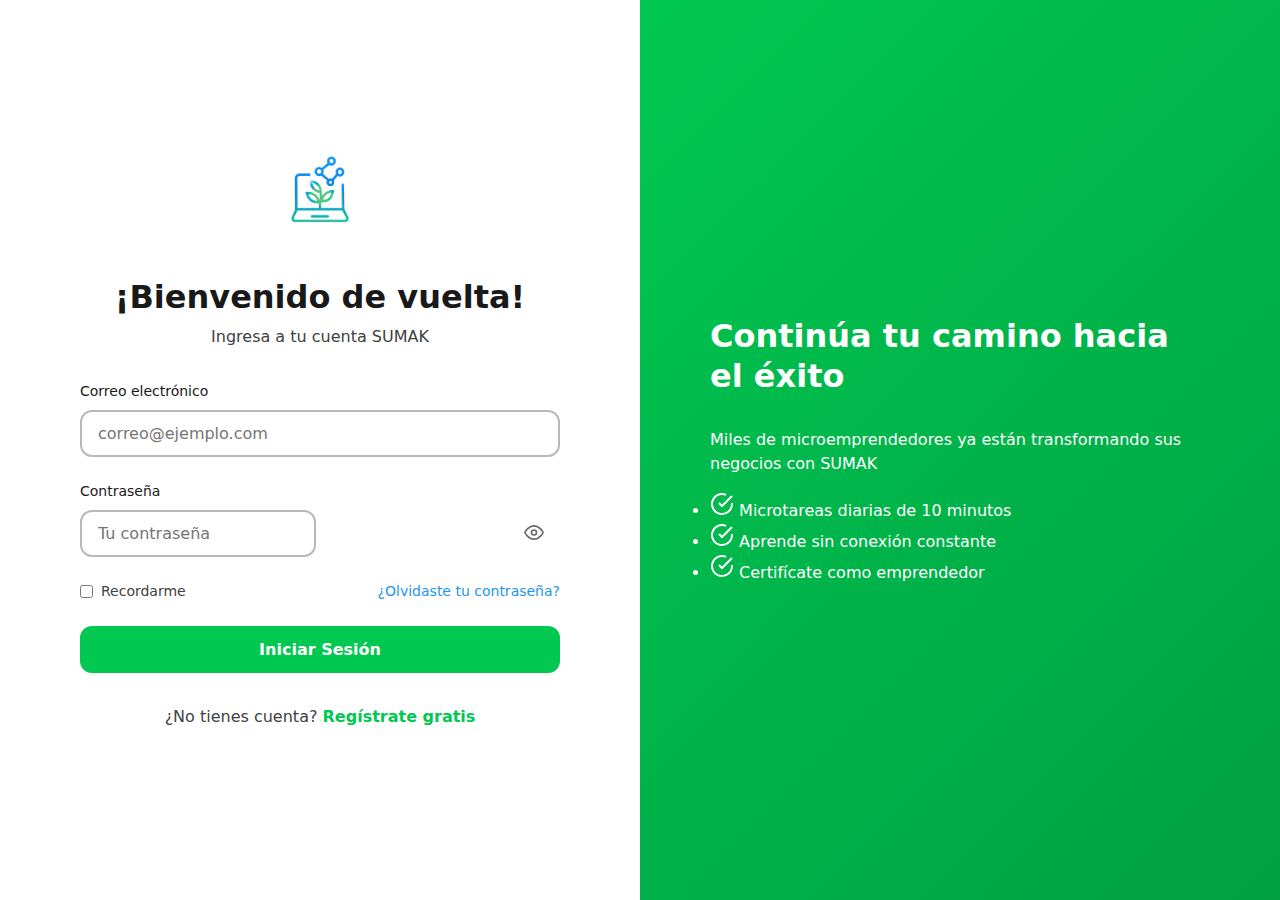
<file: login.html>
<!DOCTYPE html>
<html lang="es">
<head>
    <meta charset="UTF-8">
    <meta name="viewport" content="width=device-width, initial-scale=1.0">
    <title>Iniciar Sesión - SUMAK</title>
     
    <!-- Favicon -->
    <link rel="icon" type="image/png" sizes="32x32" href="images/SumakLogo_.png">
    <link rel="icon" type="image/png" sizes="16x16" href="images/SumakLogo_.png">
    <link rel="apple-touch-icon" sizes="180x180" href="images/SumakLogo_.png">
    <link rel="shortcut icon" href="images/SumakLogo_.png">
    
    <link rel="stylesheet" href="css/variables.css">
    <link rel="stylesheet" href="css/styles.css">
    <link rel="stylesheet" href="css/responsive.css">
</head>
<body>
    <!-- 
        USER STORY US-012: Recuperar acceso con código SMS
        USER STORY US-035: Perfil del usuario
        Criterios: Login con email y contraseña, recuperación por SMS
    -->
    <div class="auth-page">
        <div class="auth-page__container">
            <!-- Formulario de Login -->
            <div class="auth-page__form">
                <div class="auth-form">
                    <div class="auth-form__logo">
                        <a href="index.html">
                            <img src="images/SumakLogo_.png" alt="SUMAK Logo">
                        </a>
                    </div>

                    <div class="auth-form__header">
                        <h1 class="auth-form__title">¡Bienvenido de vuelta!</h1>
                        <p class="auth-form__subtitle">Ingresa a tu cuenta SUMAK</p>
                    </div>

                    <form id="login-form" class="form" novalidate>
                        <div class="form__group">
                            <label for="login-email" class="form__label">
                                Correo electrónico
                            </label>
                            <input 
                                type="email" 
                                id="login-email" 
                                name="email"
                                class="form__input" 
                                placeholder="correo@ejemplo.com"
                                required
                                autocomplete="email"
                            >
                            <span class="form__error" id="email-error"></span>
                        </div>

                        <div class="form__group">
                            <label for="login-password" class="form__label">
                                Contraseña
                            </label>
                            <div class="form__input-wrapper">
                                <input 
                                    type="password" 
                                    id="login-password" 
                                    name="password"
                                    class="form__input" 
                                    placeholder="Tu contraseña"
                                    required
                                    autocomplete="current-password"
                                >
                                <button 
                                    type="button" 
                                    class="form__toggle-password" 
                                    aria-label="Mostrar contraseña"
                                >
                                    <svg width="20" height="20" viewBox="0 0 24 24" fill="none">
                                        <path d="M1 12s4-8 11-8 11 8 11 8-4 8-11 8-11-8-11-8z" stroke="currentColor" stroke-width="2"/>
                                        <circle cx="12" cy="12" r="3" stroke="currentColor" stroke-width="2"/>
                                    </svg>
                                </button>
                            </div>
                            <span class="form__error" id="password-error"></span>
                        </div>

                        <div class="form__group">
                            <div class="form__options">
                                <label class="form__checkbox">
                                    <input type="checkbox" name="remember">
                                    <span class="form__checkbox-label">Recordarme</span>
                                </label>
                                <a href="#" id="forgot-password" class="form__link">¿Olvidaste tu contraseña?</a>
                            </div>
                        </div>

                        <button type="submit" class="btn btn--primary btn--full">
                            Iniciar Sesión
                        </button>

                        <!-- Mensajes de éxito y error -->
                        <div class="form__message form__message--success" id="login-success" style="display: none;">
                        </div>

                        <div class="form__message form__message--error" id="login-error" style="display: none;">
                        </div>
                    </form>

                    <p class="auth-form__footer">
                        ¿No tienes cuenta? 
                        <a href="register.html" class="form__link--bold">Regístrate gratis</a>
                    </p>
                </div>
            </div>

            <!-- Columna Derecha: Visual -->
            <div class="auth-page__visual">
                <div class="auth-visual">
                    <div class="auth-visual__content">
                        <h2 class="auth-visual__title">Continúa tu camino hacia el éxito</h2>
                        <p class="auth-visual__description">
                            Miles de microemprendedores ya están transformando sus negocios con SUMAK
                        </p>
                        
                        <ul class="auth-visual__features">
                            <li class="feature-item">
                                <svg width="24" height="24" viewBox="0 0 24 24" fill="none" stroke="currentColor" stroke-width="2">
                                    <path d="M22 11.08V12a10 10 0 11-5.93-9.14"/>
                                    <polyline points="22 4 12 14.01 9 11.01"/>
                                </svg>
                                <span>Microtareas diarias de 10 minutos</span>
                            </li>
                            <li class="feature-item">
                                <svg width="24" height="24" viewBox="0 0 24 24" fill="none" stroke="currentColor" stroke-width="2">
                                    <path d="M22 11.08V12a10 10 0 11-5.93-9.14"/>
                                    <polyline points="22 4 12 14.01 9 11.01"/>
                                </svg>
                                <span>Aprende sin conexión constante</span>
                            </li>
                            <li class="feature-item">
                                <svg width="24" height="24" viewBox="0 0 24 24" fill="none" stroke="currentColor" stroke-width="2">
                                    <path d="M22 11.08V12a10 10 0 11-5.93-9.14"/>
                                    <polyline points="22 4 12 14.01 9 11.01"/>
                                </svg>
                                <span>Certifícate como emprendedor</span>
                            </li>
                        </ul>
                    </div>
                </div>
            </div>
        </div>
    </div>

    <!-- Modal: Recuperar Contraseña -->
    <div class="modal" id="recovery-modal">
        <div class="modal__overlay"></div>
        <div class="modal__container">
            <div class="modal__header">
                <h2 class="modal__title">Recuperar Contraseña</h2>
                <button class="modal__close" aria-label="Cerrar modal">
                    <svg width="24" height="24" viewBox="0 0 24 24" fill="none" stroke="currentColor" stroke-width="2">
                        <line x1="18" y1="6" x2="6" y2="18"/>
                        <line x1="6" y1="6" x2="18" y2="18"/>
                    </svg>
                </button>
            </div>

            <div class="modal__body">
                <p style="margin-bottom: var(--spacing-lg); color: var(--color-text-secondary);">
                    Ingresa tu correo electrónico y te enviaremos un código de 6 dígitos por SMS para restablecer tu contraseña.
                </p>

                <form id="recovery-form" class="form">
                    <div class="form__group">
                        <label for="recovery-email" class="form__label">
                            Correo electrónico
                        </label>
                        <input 
                            type="email" 
                            id="recovery-email" 
                            name="email"
                            class="form__input" 
                            placeholder="correo@ejemplo.com"
                            required
                        >
                    </div>

                    <button type="submit" class="btn btn--primary btn--full">
                        Enviar Código
                    </button>

                    <div class="form__message form__message--success" id="recovery-success" style="display: none; margin-top: var(--spacing-md);">
                    </div>

                    <div class="form__message form__message--error" id="recovery-error" style="display: none; margin-top: var(--spacing-md);">
                    </div>
                </form>
            </div>
        </div>
    </div>

    <!-- Scripts -->
    <script src="js/utils.js"></script>
    <script src="js/auth.js"></script>
</body>
</html>
</file>
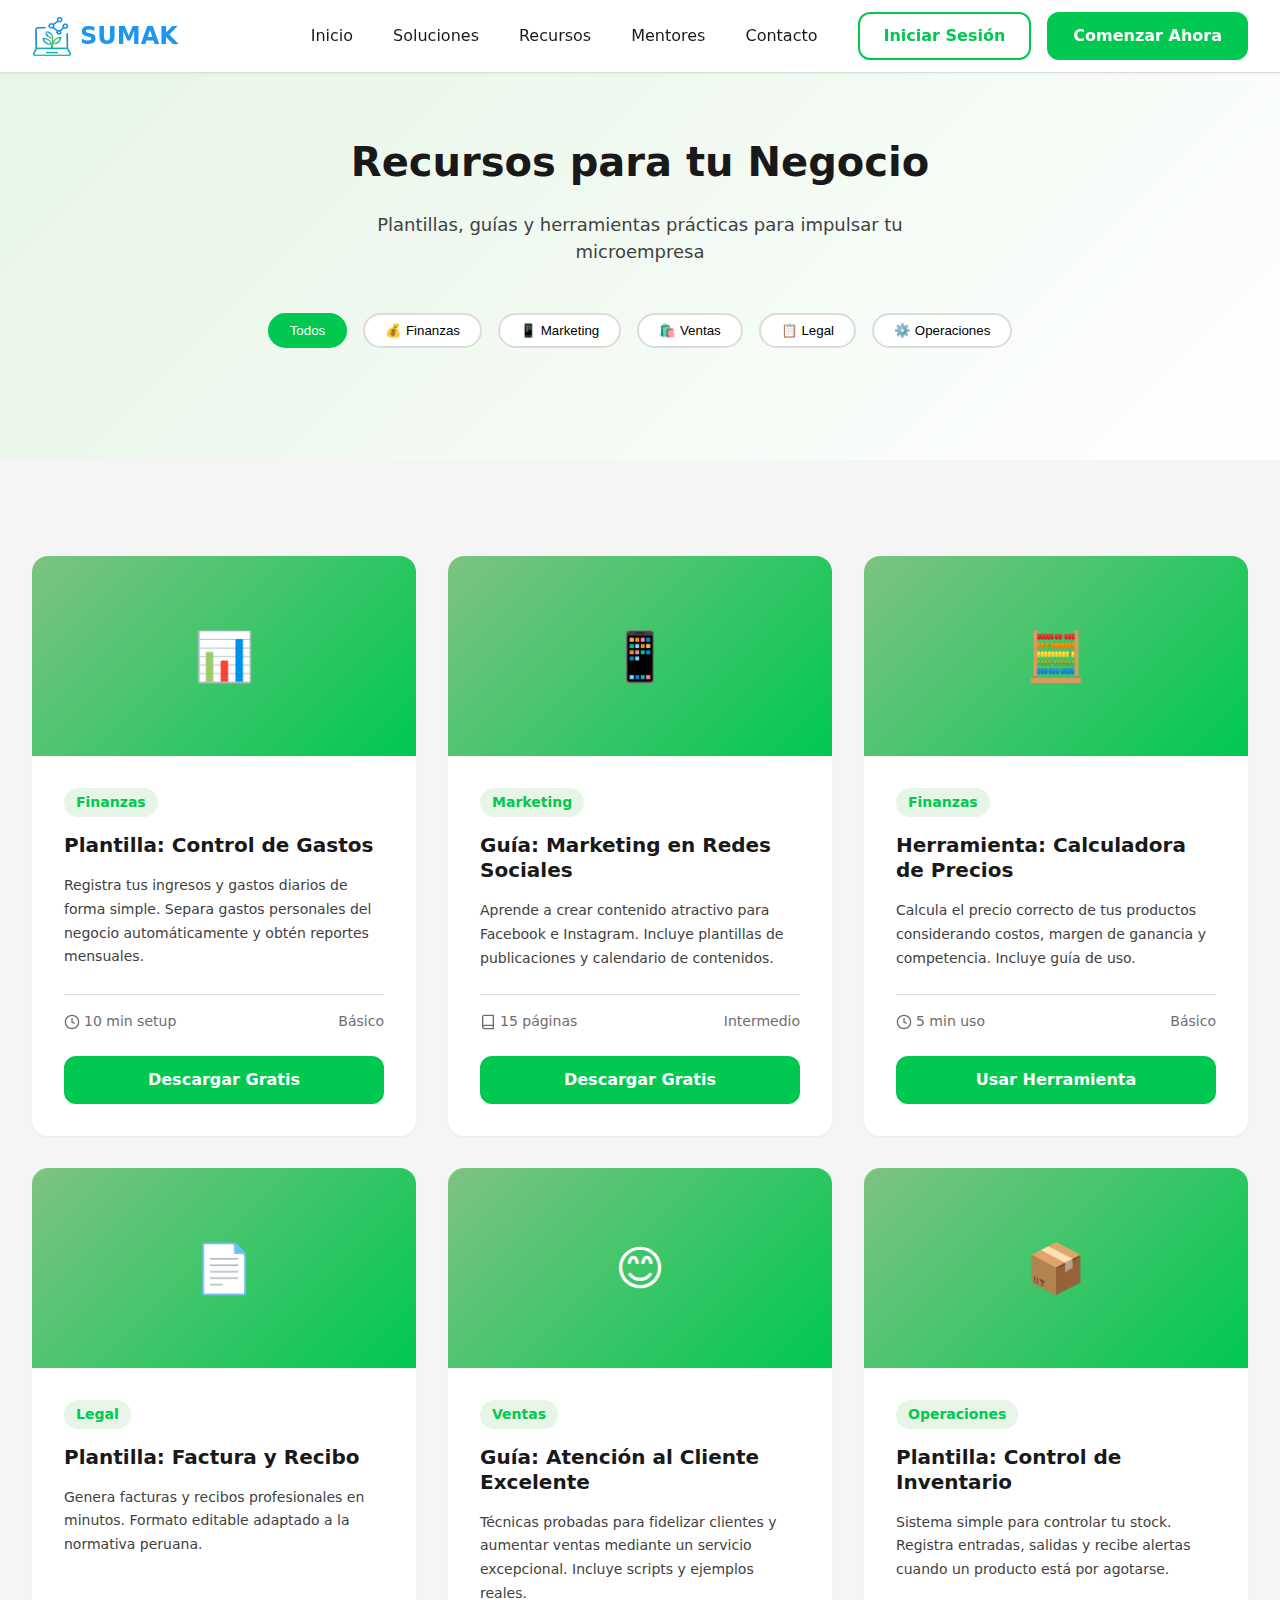
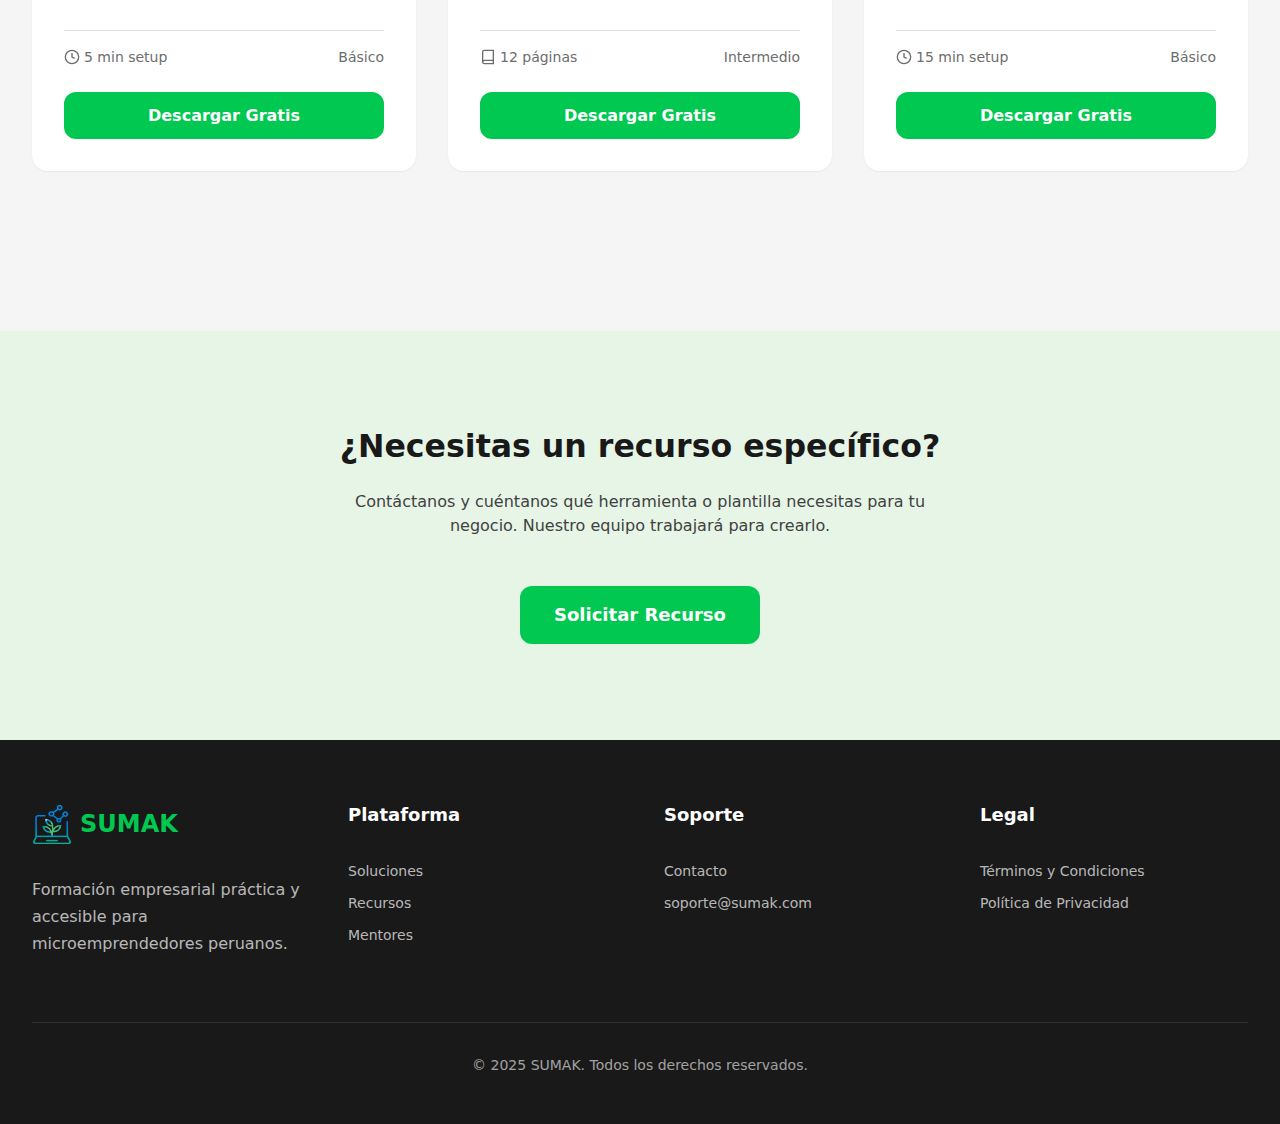
<file: recursos.html>
<!DOCTYPE html>
<html lang="es">
<head>
    <meta charset="UTF-8">
    <meta name="viewport" content="width=device-width, initial-scale=1.0">
    <title>Recursos</title>
     
    <!-- Favicon -->
    <link rel="icon" type="image/png" sizes="32x32" href="images/SumakLogo_.png">
    <link rel="icon" type="image/png" sizes="16x16" href="images/SumakLogo_.png">
    <link rel="apple-touch-icon" sizes="180x180" href="images/SumakLogo_.png">
    <link rel="shortcut icon" href="images/SumakLogo_.png">

    <link rel="stylesheet" href="css/variables.css">
    <link rel="stylesheet" href="css/styles.css">
    <link rel="stylesheet" href="css/responsive.css">
    <style>
        /* Estilos específicos de recursos */
        .resources-hero {
            padding: var(--spacing-2xl) 0;
            background: linear-gradient(135deg, var(--color-primary-lightest) 0%, var(--color-surface) 100%);
        }

        .resources-hero__title {
            text-align: center;
            margin-bottom: var(--spacing-md);
        }

        .resources-hero__description {
            text-align: center;
            max-width: 600px;
            margin: 0 auto var(--spacing-xl);
            color: var(--color-text-secondary);
            font-size: 1.125rem;
        }

        .resources-filters {
            display: flex;
            justify-content: center;
            gap: var(--spacing-sm);
            flex-wrap: wrap;
            margin-bottom: var(--spacing-xl);
        }

        .filter-tag {
            padding: 0.5rem 1.25rem;
            background-color: var(--color-surface);
            border: 2px solid var(--color-border);
            border-radius: var(--border-radius-full);
            cursor: pointer;
            transition: all var(--transition-fast);
            font-weight: var(--font-weight-medium);
        }

        .filter-tag:hover,
        .filter-tag.active {
            background-color: var(--color-primary);
            border-color: var(--color-primary);
            color: white;
        }

        .resources-grid {
            display: grid;
            grid-template-columns: repeat(auto-fill, minmax(320px, 1fr));
            gap: var(--spacing-lg);
            margin-bottom: var(--spacing-2xl);
        }

        .resource-card {
            display: flex;
            flex-direction: column;
            background-color: var(--color-surface);
            border-radius: var(--border-radius-lg);
            overflow: hidden;
            box-shadow: var(--shadow-sm);
            transition: all var(--transition-normal);
        }

        .resource-card:hover {
            box-shadow: var(--shadow-lg);
            transform: translateY(-4px);
        }

        .resource-card__image {
            width: 100%;
            height: 200px;
            background: linear-gradient(135deg, var(--color-primary-light) 0%, var(--color-primary) 100%);
            display: flex;
            align-items: center;
            justify-content: center;
            color: white;
            font-size: 3rem;
        }

        .resource-card__content {
            padding: var(--spacing-lg);
            flex-grow: 1;
            display: flex;
            flex-direction: column;
        }

        .resource-card__category {
            display: inline-block;
            padding: 0.25rem 0.75rem;
            background-color: var(--color-primary-lightest);
            color: var(--color-primary);
            font-size: var(--font-size-small);
            font-weight: var(--font-weight-semibold);
            border-radius: var(--border-radius-full);
            margin-bottom: var(--spacing-sm);
            width: fit-content;
        }

        .resource-card__title {
            font-size: 1.25rem;
            margin-bottom: var(--spacing-sm);
        }

        .resource-card__description {
            color: var(--color-text-secondary);
            font-size: var(--font-size-small);
            line-height: var(--line-height-relaxed);
            margin-bottom: var(--spacing-md);
            flex-grow: 1;
        }

        .resource-card__meta {
            display: flex;
            justify-content: space-between;
            align-items: center;
            padding-top: var(--spacing-sm);
            border-top: 1px solid var(--color-border);
            font-size: var(--font-size-small);
            color: var(--color-text-tertiary);
        }

        .resource-card__duration,
        .resource-card__level {
            display: flex;
            align-items: center;
            gap: 0.25rem;
        }

        .cta-section {
            padding: var(--spacing-3xl) 0;
            background-color: var(--color-primary-lightest);
            text-align: center;
        }

        .cta-section__title {
            margin-bottom: var(--spacing-md);
        }

        .cta-section__description {
            max-width: 600px;
            margin: 0 auto var(--spacing-xl);
            color: var(--color-text-secondary);
        }

        @media (max-width: 767px) {
            .resources-filters {
                justify-content: flex-start;
                overflow-x: auto;
                padding-bottom: var(--spacing-sm);
            }

            .resources-grid {
                grid-template-columns: 1fr;
            }
        }
    </style>
</head>
<body>
    <!-- 
        PÁGINA DE RECURSOS
        US-027: Marketplace de servicios y plantillas
        Muestra recursos educativos, plantillas y herramientas
    -->
    
    <!-- Header -->
    <header class="header" id="header">
        <nav class="nav container">
            <div class="nav__logo">
                <a href="index.html" style="display: flex; align-items: center; gap: var(--spacing-xs);">
                    <img src="images/SumakLogo_.png" alt="SUMAK Logo" class="nav__logo-img">
                    <span class="nav__logo-text">SUMAK</span>
                </a>
            </div>
            
            <div class="nav__menu" id="nav-menu">
                <ul class="nav__list">
                    <li class="nav__item">
                        <a href="index.html" class="nav__link">Inicio</a>
                    </li>
                    <li class="nav__item">
                        <a href="index.html#soluciones" class="nav__link">Soluciones</a>
                    </li>
                    <li class="nav__item">
                        <a href="recursos.html" class="nav__link">Recursos</a>
                    </li>
                    <li class="nav__item">
                        <a href="mentores.html" class="nav__link">Mentores</a>
                    </li>
                    <li class="nav__item">
                        <a href="contacto.html" class="nav__link">Contacto</a>
                    </li>
                </ul>
                
                <div class="nav__actions">
                    <a href="login.html" class="btn btn--secondary">Iniciar Sesión</a>
                    <a href="register.html" class="btn btn--primary">Comenzar Ahora</a>
                </div>
            </div>

            <button class="nav__toggle" id="nav-toggle" aria-label="Abrir menú">
                <span class="nav__toggle-icon"></span>
            </button>
        </nav>
    </header>

    <main class="main">
        <!-- Hero Section -->
        <section class="resources-hero">
            <div class="container">
                <h1 class="resources-hero__title">Recursos para tu Negocio</h1>
                <p class="resources-hero__description">
                    Plantillas, guías y herramientas prácticas para impulsar tu microempresa
                </p>

                <!-- Filtros -->
                <div class="resources-filters">
                    <button class="filter-tag active" data-category="all">
                        Todos
                    </button>
                    <button class="filter-tag" data-category="finanzas">
                        💰 Finanzas
                    </button>
                    <button class="filter-tag" data-category="marketing">
                        📱 Marketing
                    </button>
                    <button class="filter-tag" data-category="ventas">
                        🛍️ Ventas
                    </button>
                    <button class="filter-tag" data-category="legal">
                        📋 Legal
                    </button>
                    <button class="filter-tag" data-category="operaciones">
                        ⚙️ Operaciones
                    </button>
                </div>
            </div>
        </section>

        <!-- Grid de Recursos -->
        <section style="padding: var(--spacing-3xl) 0; background-color: var(--color-background);">
            <div class="container">
                <div class="resources-grid">
                    <!-- Recurso 1: Plantilla Control de Gastos -->
                    <article class="resource-card" data-category="finanzas">
                        <div class="resource-card__image">
                            📊
                        </div>
                        <div class="resource-card__content">
                            <span class="resource-card__category">Finanzas</span>
                            <h3 class="resource-card__title">Plantilla: Control de Gastos</h3>
                            <p class="resource-card__description">
                                Registra tus ingresos y gastos diarios de forma simple. Separa gastos personales 
                                del negocio automáticamente y obtén reportes mensuales.
                            </p>
                            <div class="resource-card__meta">
                                <span class="resource-card__duration">
                                    <svg width="16" height="16" viewBox="0 0 24 24" fill="none" stroke="currentColor" stroke-width="2">
                                        <circle cx="12" cy="12" r="10"/>
                                        <polyline points="12 6 12 12 16 14"/>
                                    </svg>
                                    10 min setup
                                </span>
                                <span class="resource-card__level">Básico</span>
                            </div>
                            <button class="btn btn--primary btn--full" style="margin-top: var(--spacing-md);">
                                Descargar Gratis
                            </button>
                        </div>
                    </article>

                    <!-- Recurso 2: Guía de Marketing Digital -->
                    <article class="resource-card" data-category="marketing">
                        <div class="resource-card__image">
                            📱
                        </div>
                        <div class="resource-card__content">
                            <span class="resource-card__category">Marketing</span>
                            <h3 class="resource-card__title">Guía: Marketing en Redes Sociales</h3>
                            <p class="resource-card__description">
                                Aprende a crear contenido atractivo para Facebook e Instagram. Incluye 
                                plantillas de publicaciones y calendario de contenidos.
                            </p>
                            <div class="resource-card__meta">
                                <span class="resource-card__duration">
                                    <svg width="16" height="16" viewBox="0 0 24 24" fill="none" stroke="currentColor" stroke-width="2">
                                        <path d="M4 19.5A2.5 2.5 0 016.5 17H20"/>
                                        <path d="M6.5 2H20v20H6.5A2.5 2.5 0 014 19.5v-15A2.5 2.5 0 016.5 2z"/>
                                    </svg>
                                    15 páginas
                                </span>
                                <span class="resource-card__level">Intermedio</span>
                            </div>
                            <button class="btn btn--primary btn--full" style="margin-top: var(--spacing-md);">
                                Descargar Gratis
                            </button>
                        </div>
                    </article>

                    <!-- Recurso 3: Calculadora de Precios -->
                    <article class="resource-card" data-category="finanzas">
                        <div class="resource-card__image">
                            🧮
                        </div>
                        <div class="resource-card__content">
                            <span class="resource-card__category">Finanzas</span>
                            <h3 class="resource-card__title">Herramienta: Calculadora de Precios</h3>
                            <p class="resource-card__description">
                                Calcula el precio correcto de tus productos considerando costos, margen 
                                de ganancia y competencia. Incluye guía de uso.
                            </p>
                            <div class="resource-card__meta">
                                <span class="resource-card__duration">
                                    <svg width="16" height="16" viewBox="0 0 24 24" fill="none" stroke="currentColor" stroke-width="2">
                                        <circle cx="12" cy="12" r="10"/>
                                        <polyline points="12 6 12 12 16 14"/>
                                    </svg>
                                    5 min uso
                                </span>
                                <span class="resource-card__level">Básico</span>
                            </div>
                            <button class="btn btn--primary btn--full" style="margin-top: var(--spacing-md);">
                                Usar Herramienta
                            </button>
                        </div>
                    </article>

                    <!-- Recurso 4: Plantilla Factura -->
                    <article class="resource-card" data-category="legal">
                        <div class="resource-card__image">
                            📄
                        </div>
                        <div class="resource-card__content">
                            <span class="resource-card__category">Legal</span>
                            <h3 class="resource-card__title">Plantilla: Factura y Recibo</h3>
                            <p class="resource-card__description">
                                Genera facturas y recibos profesionales en minutos. Formato editable 
                                adaptado a la normativa peruana.
                            </p>
                            <div class="resource-card__meta">
                                <span class="resource-card__duration">
                                    <svg width="16" height="16" viewBox="0 0 24 24" fill="none" stroke="currentColor" stroke-width="2">
                                        <circle cx="12" cy="12" r="10"/>
                                        <polyline points="12 6 12 12 16 14"/>
                                    </svg>
                                    5 min setup
                                </span>
                                <span class="resource-card__level">Básico</span>
                            </div>
                            <button class="btn btn--primary btn--full" style="margin-top: var(--spacing-md);">
                                Descargar Gratis
                            </button>
                        </div>
                    </article>

                    <!-- Recurso 5: Guía Atención al Cliente -->
                    <article class="resource-card" data-category="ventas">
                        <div class="resource-card__image">
                            😊
                        </div>
                        <div class="resource-card__content">
                            <span class="resource-card__category">Ventas</span>
                            <h3 class="resource-card__title">Guía: Atención al Cliente Excelente</h3>
                            <p class="resource-card__description">
                                Técnicas probadas para fidelizar clientes y aumentar ventas mediante 
                                un servicio excepcional. Incluye scripts y ejemplos reales.
                            </p>
                            <div class="resource-card__meta">
                                <span class="resource-card__duration">
                                    <svg width="16" height="16" viewBox="0 0 24 24" fill="none" stroke="currentColor" stroke-width="2">
                                        <path d="M4 19.5A2.5 2.5 0 016.5 17H20"/>
                                        <path d="M6.5 2H20v20H6.5A2.5 2.5 0 014 19.5v-15A2.5 2.5 0 016.5 2z"/>
                                    </svg>
                                    12 páginas
                                </span>
                                <span class="resource-card__level">Intermedio</span>
                            </div>
                            <button class="btn btn--primary btn--full" style="margin-top: var(--spacing-md);">
                                Descargar Gratis
                            </button>
                        </div>
                    </article>

                    <!-- Recurso 6: Inventario Simple -->
                    <article class="resource-card" data-category="operaciones">
                        <div class="resource-card__image">
                            📦
                        </div>
                        <div class="resource-card__content">
                            <span class="resource-card__category">Operaciones</span>
                            <h3 class="resource-card__title">Plantilla: Control de Inventario</h3>
                            <p class="resource-card__description">
                                Sistema simple para controlar tu stock. Registra entradas, salidas y 
                                recibe alertas cuando un producto está por agotarse.
                            </p>
                            <div class="resource-card__meta">
                                <span class="resource-card__duration">
                                    <svg width="16" height="16" viewBox="0 0 24 24" fill="none" stroke="currentColor" stroke-width="2">
                                        <circle cx="12" cy="12" r="10"/>
                                        <polyline points="12 6 12 12 16 14"/>
                                    </svg>
                                    15 min setup
                                </span>
                                <span class="resource-card__level">Básico</span>
                            </div>
                            <button class="btn btn--primary btn--full" style="margin-top: var(--spacing-md);">
                                Descargar Gratis
                            </button>
                        </div>
                    </article>
                </div>
            </div>
        </section>

        <!-- CTA Section -->
        <section class="cta-section">
            <div class="container">
                <h2 class="cta-section__title">¿Necesitas un recurso específico?</h2>
                <p class="cta-section__description">
                    Contáctanos y cuéntanos qué herramienta o plantilla necesitas para tu negocio. 
                    Nuestro equipo trabajará para crearlo.
                </p>
                <a href="contacto.html" class="btn btn--primary btn--large">
                    Solicitar Recurso
                </a>
            </div>
        </section>
    </main>

    <!-- Footer -->
    <footer class="footer">
        <div class="footer__container container">
            <div class="footer__grid">
                <div class="footer__column">
                    <div class="footer__logo">
                        <img src="images/SumakLogo_.png" alt="SUMAK Logo" class="footer__logo-img">
                        <span class="footer__logo-text">SUMAK</span>
                    </div>
                    <p class="footer__description">
                        Formación empresarial práctica y accesible para microemprendedores peruanos.
                    </p>
                </div>

                <div class="footer__column">
                    <h4 class="footer__title">Plataforma</h4>
                    <ul class="footer__links">
                        <li><a href="index.html#soluciones" class="footer__link">Soluciones</a></li>
                        <li><a href="recursos.html" class="footer__link">Recursos</a></li>
                        <li><a href="mentores.html" class="footer__link">Mentores</a></li>
                    </ul>
                </div>

                <div class="footer__column">
                    <h4 class="footer__title">Soporte</h4>
                    <ul class="footer__links">
                        <li><a href="contacto.html" class="footer__link">Contacto</a></li>
                        <li><a href="mailto:soporte@sumak.com" class="footer__link">soporte@sumak.com</a></li>
                    </ul>
                </div>

                <div class="footer__column">
                    <h4 class="footer__title">Legal</h4>
                    <ul class="footer__links">
                        <li><a href="#" class="footer__link">Términos y Condiciones</a></li>
                        <li><a href="#" class="footer__link">Política de Privacidad</a></li>
                    </ul>
                </div>
            </div>

            <div class="footer__bottom">
                <p class="footer__copyright">
                    &copy; 2025 SUMAK. Todos los derechos reservados.
                </p>
            </div>
        </div>
    </footer>

    <!-- Scripts -->
    <script src="js/utils.js"></script>
    <script src="js/app.js"></script>
    <script>
        // Filtrado de recursos
        document.addEventListener('DOMContentLoaded', () => {
            const filterButtons = document.querySelectorAll('.filter-tag');
            const resourceCards = document.querySelectorAll('.resource-card');

            filterButtons.forEach(button => {
                button.addEventListener('click', () => {
                    const category = button.dataset.category;

                    // Actualizar botones activos
                    filterButtons.forEach(btn => btn.classList.remove('active'));
                    button.classList.add('active');

                    // Filtrar recursos
                    resourceCards.forEach(card => {
                        if (category === 'all' || card.dataset.category === category) {
                            card.style.display = 'flex';
                        } else {
                            card.style.display = 'none';
                        }
                    });
                });
            });
        });
    </script>
</body>
</html>
</file>
<file: css/variables.css>
/**
 * VARIABLES CSS
 * Archivo: css/variables.css
 * Descripción: Tokens de diseño basados en el documento del proyecto SUMAK
 * Paleta de colores, tipografía, espaciados según Style Guidelines
 */

:root {
    /* ========================================
       COLORES PRINCIPALES
       Basados en la paleta definida en 4.1.1
       ======================================== */
    
    /* Verde Principal - Acción y Crecimiento */
    --color-primary: #00C850;           /* Malachite - Botones primarios, CTA */
    --color-primary-dark: #00A043;      /* Hover/Active state */
    --color-primary-darker: #008535;    /* Pressed state */
    --color-primary-light: #7DC382;     /* Apoyo al verde primario */
    --color-primary-lighter: #C8E6C8;   /* Fondos suaves */
    --color-primary-lightest: #E6F5E6;  /* Fondos muy claros */

    /* Azul Secundario - Confianza y Tecnología */
    --color-secondary: #1E96F0;         /* Enlaces, estados focus */
    --color-secondary-dark: #1570BF;    /* Hover */
    --color-secondary-light: #A2CFFE;   /* Estados de interacción */

    /* Colores Neutros */
    --color-text-primary: #191919;      /* Texto principal */
    --color-text-secondary: #414141;    /* Texto secundario */
    --color-text-tertiary: #6D6D6D;     /* Placeholders, descripciones */
    
    --color-background: #F5F5F5;        /* Fondo general */
    --color-surface: #FFFFFF;           /* Tarjetas, contenedores */
    
    --color-border: #DCDCDC;            /* Bordes suaves */
    --color-border-light: #E6E6E6;      /* Bordes muy suaves */
    --color-border-medium: #B9B9B9;     /* Bordes inputs */

    /* Colores de Estado */
    --color-success: #4CAF50;           /* Mensajes de éxito */
    --color-error: #E53935;             /* Errores */
    --color-warning: #FBC02D;           /* Advertencias */
    --color-info: #2196F3;              /* Información */

    /* ========================================
       TIPOGRAFÍA
       Basada en Style Guidelines 4.1.1
       ======================================== */
    
    /* Familias tipográficas */
    --font-family-primary: 'Noto Sans Devanagari UI', system-ui, -apple-system, sans-serif;
    --font-family-secondary: 'Poppins', system-ui, -apple-system, sans-serif;
    --font-family-body: 'Hind Siliguri', system-ui, -apple-system, sans-serif;
    --font-family-interactive: 'Inter', system-ui, -apple-system, sans-serif;

    /* Tamaños de fuente */
    --font-size-h1: clamp(2rem, 2.5vw + 0.5rem, 3.625rem);      /* 32-58px */
    --font-size-h2: clamp(1.5rem, 2vw + 0.375rem, 2.25rem);     /* 24-36px */
    --font-size-h3: clamp(1.25rem, 1.5vw + 0.375rem, 1.75rem);  /* 20-28px */
    --font-size-body: clamp(0.938rem, 0.6vw + 0.75rem, 1rem);   /* 15-16px */
    --font-size-small: 0.875rem;                                  /* 14px */
    --font-size-button: clamp(0.875rem, 1vw + 0.75rem, 1rem);   /* 14-16px */

    /* Pesos de fuente */
    --font-weight-regular: 400;
    --font-weight-medium: 500;
    --font-weight-semibold: 600;
    --font-weight-bold: 700;
    --font-weight-black: 900;

    /* Line heights */
    --line-height-tight: 1.25;
    --line-height-normal: 1.5;
    --line-height-relaxed: 1.7;

    /* ========================================
       ESPACIADO
       Sistema de 8-pt grid según 4.1.1
       ======================================== */
    
    --spacing-xs: 0.5rem;      /* 8px */
    --spacing-sm: 1rem;        /* 16px */
    --spacing-md: 1.5rem;      /* 24px */
    --spacing-lg: 2rem;        /* 32px */
    --spacing-xl: 3rem;        /* 48px */
    --spacing-2xl: 4rem;       /* 64px */
    --spacing-3xl: 6rem;       /* 96px */

    /* ========================================
       BORDES Y SOMBRAS
       ======================================== */
    
    --border-radius-sm: 0.5rem;    /* 8px */
    --border-radius-md: 0.75rem;   /* 12px */
    --border-radius-lg: 1rem;      /* 16px */
    --border-radius-full: 9999px;  /* Circular */

    --border-width: 1px;
    --border-width-thick: 2px;

    /* Sombras */
    --shadow-sm: 0 1px 2px 0 rgba(0, 0, 0, 0.05);
    --shadow-md: 0 4px 6px -1px rgba(0, 0, 0, 0.1), 0 2px 4px -1px rgba(0, 0, 0, 0.06);
    --shadow-lg: 0 10px 15px -3px rgba(0, 0, 0, 0.1), 0 4px 6px -2px rgba(0, 0, 0, 0.05);
    --shadow-xl: 0 20px 25px -5px rgba(0, 0, 0, 0.1), 0 10px 10px -5px rgba(0, 0, 0, 0.04);

    /* ========================================
       TRANSICIONES
       ======================================== */
    
    --transition-fast: 150ms ease-in-out;
    --transition-normal: 250ms ease-in-out;
    --transition-slow: 350ms ease-in-out;

    /* ========================================
       BREAKPOINTS
       Mobile-first approach
       ======================================== */
    
    --breakpoint-sm: 640px;    /* Móvil grande */
    --breakpoint-md: 768px;    /* Tablet */
    --breakpoint-lg: 1024px;   /* Desktop */
    --breakpoint-xl: 1280px;   /* Desktop grande */
    --breakpoint-2xl: 1536px;  /* Desktop muy grande */

    /* ========================================
       CONTENEDOR Y LAYOUT
       ======================================== */
    
    --container-max-width: 1280px;
    --container-padding: var(--spacing-sm);
    --container-padding-lg: var(--spacing-lg);

    /* ========================================
       HEADER Y NAVEGACIÓN
       ======================================== */
    
    --header-height: 72px;
    --header-height-mobile: 64px;

    /* ========================================
       Z-INDEX
       ======================================== */
    
    --z-index-dropdown: 100;
    --z-index-sticky: 200;
    --z-index-fixed: 300;
    --z-index-modal-backdrop: 400;
    --z-index-modal: 500;
    --z-index-toast: 600;
}
</file>
<file: css/styles.css>
/**
 * ESTILOS PRINCIPALES
 * Archivo: css/styles.css
 * Descripción: Estilos base, componentes y utilidades de SUMAK
 * Implementa las User Stories y criterios de aceptación del proyecto
 */

/* ========================================
   RESET Y BASE
   ======================================== */

*,
*::before,
*::after {
    box-sizing: border-box;
    margin: 0;
    padding: 0;
}

html {
    scroll-behavior: smooth;
    -webkit-font-smoothing: antialiased;
    -moz-osx-font-smoothing: grayscale;
}

body {
    font-family: var(--font-family-body);
    font-size: var(--font-size-body);
    line-height: var(--line-height-normal);
    color: var(--color-text-primary);
    background-color: var(--color-background);
    overflow-x: hidden;
}

/* ========================================
   TIPOGRAFÍA
   ======================================== */

h1, h2, h3, h4, h5, h6 {
    font-weight: var(--font-weight-bold);
    line-height: var(--line-height-tight);
    margin-bottom: var(--spacing-sm);
}

h1 {
    font-family: var(--font-family-primary);
    font-size: var(--font-size-h1);
    font-weight: var(--font-weight-black);
}

h2 {
    font-family: var(--font-family-secondary);
    font-size: var(--font-size-h2);
    font-weight: var(--font-weight-bold);
}

h3 {
    font-family: var(--font-family-secondary);
    font-size: var(--font-size-h3);
    font-weight: var(--font-weight-semibold);
}

p {
    margin-bottom: var(--spacing-sm);
}

a {
    color: var(--color-secondary);
    text-decoration: none;
    transition: color var(--transition-fast);
}

a:hover {
    color: var(--color-secondary-dark);
}

a:focus-visible {
    outline: 2px solid var(--color-secondary);
    outline-offset: 2px;
    border-radius: var(--border-radius-sm);
}

/* ========================================
   UTILIDADES
   ======================================== */

.container {
    width: 100%;
    max-width: var(--container-max-width);
    margin-left: auto;
    margin-right: auto;
    padding-left: var(--container-padding);
    padding-right: var(--container-padding);
}

.text--highlight {
    color: var(--color-primary);
}

.sr-only {
    position: absolute;
    width: 1px;
    height: 1px;
    padding: 0;
    margin: -1px;
    overflow: hidden;
    clip: rect(0, 0, 0, 0);
    white-space: nowrap;
    border-width: 0;
}

/* ========================================
   BOTONES
   US-017: CTAs visibles para onboarding
   ======================================== */

.btn {
    display: inline-flex;
    align-items: center;
    justify-content: center;
    gap: var(--spacing-xs);
    padding: 0.75rem 1.5rem;
    font-family: var(--font-family-interactive);
    font-size: var(--font-size-button);
    font-weight: var(--font-weight-semibold);
    line-height: 1.2;
    text-align: center;
    text-decoration: none;
    border: 2px solid transparent;
    border-radius: var(--border-radius-md);
    cursor: pointer;
    transition: all var(--transition-fast);
    white-space: nowrap;
}

.btn:focus-visible {
    outline: 3px solid var(--color-secondary-light);
    outline-offset: 2px;
}

.btn:disabled {
    opacity: 0.5;
    cursor: not-allowed;
}

/* Botón Primario */
.btn--primary {
    background-color: var(--color-primary);
    color: #FFFFFF;
    border-color: var(--color-primary);
}

.btn--primary:hover:not(:disabled) {
    background-color: var(--color-primary-dark);
    border-color: var(--color-primary-dark);
    transform: translateY(-1px);
    box-shadow: var(--shadow-md);
}

.btn--primary:active:not(:disabled) {
    background-color: var(--color-primary-darker);
    transform: translateY(0);
}

/* Botón Secundario */
.btn--secondary {
    background-color: transparent;
    color: var(--color-primary);
    border-color: var(--color-primary);
}

.btn--secondary:hover:not(:disabled) {
    background-color: var(--color-primary-lightest);
}

.btn--secondary:active:not(:disabled) {
    background-color: var(--color-primary-lighter);
}

/* Botón Outline */
.btn--outline {
    background-color: transparent;
    color: var(--color-text-primary);
    border-color: var(--color-border-medium);
}

.btn--outline:hover:not(:disabled) {
    background-color: var(--color-background);
    border-color: var(--color-text-secondary);
}

/* Tamaños de botón */
.btn--large {
    padding: 1rem 2rem;
    font-size: 1.125rem;
}

.btn--small {
    padding: 0.5rem 1rem;
    font-size: var(--font-size-small);
}

.btn--full {
    width: 100%;
}

/* ========================================
   HEADER Y NAVEGACIÓN
   US-017: Navegación clara
   ======================================== */

.header {
    position: sticky;
    top: 0;
    z-index: var(--z-index-sticky);
    background-color: var(--color-surface);
    border-bottom: 1px solid var(--color-border);
    box-shadow: var(--shadow-sm);
}

.nav {
    display: flex;
    align-items: center;
    justify-content: space-between;
    height: var(--header-height);
}

.nav__logo {
    display: flex;
    align-items: center;
    gap: var(--spacing-xs);
    font-family: var(--font-family-primary);
    font-size: 1.5rem;
    font-weight: var(--font-weight-black);
    color: var(--color-primary);
}

.nav__logo-img {
    width: 40px;
    height: 40px;
}

.nav__menu {
    display: flex;
    align-items: center;
    gap: var(--spacing-lg);
}

.nav__list {
    display: flex;
    align-items: center;
    gap: var(--spacing-md);
    list-style: none;
}

.nav__link {
    font-family: var(--font-family-secondary);
    font-size: var(--font-size-body);
    font-weight: var(--font-weight-medium);
    color: var(--color-text-primary);
    padding: 0.5rem;
    transition: color var(--transition-fast);
}

.nav__link:hover {
    color: var(--color-primary);
}

.nav__actions {
    display: flex;
    align-items: center;
    gap: var(--spacing-sm);
}

.nav__toggle {
    display: none;
    flex-direction: column;
    justify-content: center;
    align-items: center;
    width: 40px;
    height: 40px;
    background: none;
    border: none;
    cursor: pointer;
}

.nav__toggle-icon,
.nav__toggle-icon::before,
.nav__toggle-icon::after {
    display: block;
    width: 24px;
    height: 2px;
    background-color: var(--color-text-primary);
    transition: all var(--transition-fast);
}

.nav__toggle-icon::before,
.nav__toggle-icon::after {
    content: '';
    position: absolute;
}

.nav__toggle-icon::before {
    transform: translateY(-8px);
}

.nav__toggle-icon::after {
    transform: translateY(8px);
}

/* ========================================
   HERO SECTION
   US-017: Onboarding con CTAs visibles
   ======================================== */

.hero {
    padding: var(--spacing-3xl) 0;
    background: linear-gradient(135deg, var(--color-primary-lightest) 0%, var(--color-surface) 100%);
}

.hero__container {
    display: grid;
    grid-template-columns: 1fr 1fr;
    gap: var(--spacing-xl);
    align-items: center;
}

.hero__content {
    display: flex;
    flex-direction: column;
    gap: var(--spacing-md);
}

.hero__title {
    margin-bottom: var(--spacing-md);
}

.hero__description {
    font-size: 1.125rem;
    line-height: var(--line-height-relaxed);
    color: var(--color-text-secondary);
    margin-bottom: var(--spacing-lg);
}

.hero__cta {
    display: flex;
    gap: var(--spacing-sm);
    flex-wrap: wrap;
    margin-bottom: var(--spacing-xl);
}

.hero__stats {
    display: flex;
    gap: var(--spacing-lg);
    padding-top: var(--spacing-lg);
    border-top: 1px solid var(--color-border);
}

.stat {
    display: flex;
    flex-direction: column;
    gap: var(--spacing-xs);
}

.stat__number {
    font-family: var(--font-family-primary);
    font-size: 2.5rem;
    font-weight: var(--font-weight-black);
    color: var(--color-primary);
}

.stat__label {
    font-size: var(--font-size-small);
    color: var(--color-text-tertiary);
}

.hero__image {
    display: flex;
    align-items: center;
    justify-content: center;
}

.hero__img {
    width: 100%;
    max-width: 600px;
    height: auto;
}

/* ========================================
   SECCIONES GENERALES
   ======================================== */

.section__header {
    text-align: center;
    margin-bottom: var(--spacing-xl);
}

.section__title {
    margin-bottom: var(--spacing-sm);
}

.section__description {
    font-size: 1.125rem;
    color: var(--color-text-secondary);
    max-width: 600px;
    margin: 0 auto;
}

/* ========================================
   SOLUTIONS SECTION
   US-041: Ver catálogo visual
   ======================================== */

.solutions {
    padding: var(--spacing-3xl) 0;
    background-color: var(--color-surface);
}

.solutions__grid {
    display: grid;
    grid-template-columns: repeat(auto-fit, minmax(300px, 1fr));
    gap: var(--spacing-lg);
}

.solution-card {
    position: relative;
    display: flex;
    flex-direction: column;
    padding: var(--spacing-lg);
    background-color: var(--color-surface);
    border: 2px solid var(--color-border);
    border-radius: var(--border-radius-lg);
    transition: all var(--transition-normal);
}

.solution-card:hover {
    border-color: var(--color-primary);
    box-shadow: var(--shadow-lg);
    transform: translateY(-4px);
}

.solution-card--featured {
    border-color: var(--color-primary);
    background: linear-gradient(135deg, var(--color-primary-lightest) 0%, var(--color-surface) 100%);
}

.solution-card__badge {
    position: absolute;
    top: -12px;
    right: var(--spacing-md);
    padding: 0.375rem 0.75rem;
    background-color: var(--color-primary);
    color: #FFFFFF;
    font-size: var(--font-size-small);
    font-weight: var(--font-weight-semibold);
    border-radius: var(--border-radius-full);
}

.solution-card__icon {
    display: flex;
    align-items: center;
    justify-content: center;
    width: 64px;
    height: 64px;
    margin-bottom: var(--spacing-md);
    background-color: var(--color-primary-lightest);
    color: var(--color-primary);
    border-radius: var(--border-radius-md);
}

.solution-card__title {
    font-size: 1.25rem;
    margin-bottom: var(--spacing-sm);
}

.solution-card__description {
    color: var(--color-text-secondary);
    margin-bottom: var(--spacing-md);
    flex-grow: 1;
}

.solution-card__features {
    list-style: none;
    margin-bottom: var(--spacing-lg);
}

.solution-card__features li {
    padding: 0.5rem 0;
    color: var(--color-text-secondary);
    font-size: var(--font-size-small);
}

/* ========================================
   HOW IT WORKS SECTION
   US-016: Tutorial inicial interactivo
   ======================================== */

.how-it-works {
    padding: var(--spacing-3xl) 0;
    background-color: var(--color-background);
}

.steps {
    display: grid;
    gap: var(--spacing-xl);
    margin-bottom: var(--spacing-xl);
}

.step {
    display: grid;
    grid-template-columns: auto 1fr auto;
    gap: var(--spacing-lg);
    align-items: center;
    padding: var(--spacing-lg);
    background-color: var(--color-surface);
    border-radius: var(--border-radius-lg);
    box-shadow: var(--shadow-sm);
}

.step__number {
    font-family: var(--font-family-primary);
    font-size: 3rem;
    font-weight: var(--font-weight-black);
    color: var(--color-primary-lighter);
}

.step__content {
    display: flex;
    flex-direction: column;
    gap: var(--spacing-xs);
}

.step__title {
    font-size: 1.5rem;
    color: var(--color-primary);
}

.step__description {
    color: var(--color-text-secondary);
    line-height: var(--line-height-relaxed);
}

.step__icon {
    display: flex;
    align-items: center;
    justify-content: center;
    width: 80px;
    height: 80px;
    background-color: var(--color-primary-lightest);
    color: var(--color-primary);
    border-radius: var(--border-radius-md);
}

.how-it-works__cta {
    display: flex;
    justify-content: center;
    margin-top: var(--spacing-xl);
}

/* ========================================
   IMPACT SECTION
   US-022: Ver progreso y métricas simples
   ======================================== */

.impact {
    padding: var(--spacing-3xl) 0;
    background-color: var(--color-surface);
}

.impact__grid {
    display: grid;
    grid-template-columns: repeat(auto-fit, minmax(250px, 1fr));
    gap: var(--spacing-lg);
    margin-bottom: var(--spacing-2xl);
}

.impact-metric {
    display: flex;
    flex-direction: column;
    align-items: center;
    text-align: center;
    padding: var(--spacing-lg);
    background-color: var(--color-primary-lightest);
    border-radius: var(--border-radius-lg);
    transition: transform var(--transition-normal);
}

.impact-metric:hover {
    transform: translateY(-4px);
}

.impact-metric__icon {
    font-size: 3rem;
    margin-bottom: var(--spacing-sm);
}

.impact-metric__value {
    font-family: var(--font-family-primary);
    font-size: 3rem;
    font-weight: var(--font-weight-black);
    color: var(--color-primary);
    margin-bottom: var(--spacing-xs);
}

.impact-metric__label {
    font-size: 1.125rem;
    font-weight: var(--font-weight-semibold);
    margin-bottom: var(--spacing-xs);
}

.impact-metric__description {
    font-size: var(--font-size-small);
    color: var(--color-text-secondary);
}

.impact__dashboard {
    margin-top: var(--spacing-2xl);
}

.impact__dashboard-title {
    text-align: center;
    margin-bottom: var(--spacing-lg);
}

.dashboard-preview {
    position: relative;
    max-width: 900px;
    margin: 0 auto;
    padding: var(--spacing-lg);
    background-color: var(--color-background);
    border-radius: var(--border-radius-lg);
    box-shadow: var(--shadow-xl);
}

.dashboard-preview__img {
    width: 100%;
    height: auto;
    border-radius: var(--border-radius-md);
}

.dashboard-preview__features {
    display: flex;
    justify-content: center;
    gap: var(--spacing-md);
    margin-top: var(--spacing-md);
    flex-wrap: wrap;
}

.feature-badge {
    display: flex;
    align-items: center;
    gap: var(--spacing-xs);
    padding: 0.5rem 1rem;
    background-color: var(--color-surface);
    border-radius: var(--border-radius-full);
    box-shadow: var(--shadow-sm);
}

.feature-badge__icon {
    font-size: 1.25rem;
}

.feature-badge__text {
    font-size: var(--font-size-small);
    font-weight: var(--font-weight-medium);
}

/* ========================================
   PRICING SECTION
   US-026: Suscribirse a Premium
   ======================================== */

.pricing {
    padding: var(--spacing-3xl) 0;
    background-color: var(--color-background);
}

.pricing__grid {
    display: grid;
    grid-template-columns: repeat(auto-fit, minmax(300px, 1fr));
    gap: var(--spacing-lg);
    align-items: start;
}

.pricing-card {
    position: relative;
    display: flex;
    flex-direction: column;
    padding: var(--spacing-lg);
    background-color: var(--color-surface);
    border: 2px solid var(--color-border);
    border-radius: var(--border-radius-lg);
    transition: all var(--transition-normal);
}

.pricing-card:hover {
    box-shadow: var(--shadow-lg);
    transform: translateY(-4px);
}

.pricing-card--featured {
    border-color: var(--color-primary);
    box-shadow: var(--shadow-xl);
}

.pricing-card__badge {
    position: absolute;
    top: -12px;
    left: 50%;
    transform: translateX(-50%);
    padding: 0.375rem 1rem;
    background-color: var(--color-primary);
    color: #FFFFFF;
    font-size: var(--font-size-small);
    font-weight: var(--font-weight-semibold);
    border-radius: var(--border-radius-full);
}

.pricing-card__header {
    text-align: center;
    padding-bottom: var(--spacing-lg);
    border-bottom: 1px solid var(--color-border);
    margin-bottom: var(--spacing-lg);
}

.pricing-card__name {
    font-size: 1.5rem;
    margin-bottom: var(--spacing-sm);
}

.pricing-card__price {
    display: flex;
    align-items: baseline;
    justify-content: center;
    gap: 0.25rem;
    margin-bottom: var(--spacing-xs);
}

.pricing-card__currency {
    font-size: 1.5rem;
    font-weight: var(--font-weight-semibold);
}

.pricing-card__amount {
    font-family: var(--font-family-primary);
    font-size: 3.5rem;
    font-weight: var(--font-weight-black);
    color: var(--color-primary);
}

.pricing-card__period {
    font-size: 1.125rem;
    color: var(--color-text-tertiary);
}

.pricing-card__description {
    color: var(--color-text-secondary);
}

.pricing-card__features {
    list-style: none;
    margin-bottom: var(--spacing-lg);
    flex-grow: 1;
}

.pricing-card__feature {
    display: flex;
    align-items: flex-start;
    gap: var(--spacing-xs);
    padding: var(--spacing-xs) 0;
}

.pricing-card__feature--disabled {
    opacity: 0.4;
}

.feature__icon {
    flex-shrink: 0;
    margin-top: 0.125rem;
}

/* ========================================
   TESTIMONIALS SECTION
   US-038: Conocer la historia del emprendedor
   ======================================== */

.testimonials {
    padding: var(--spacing-3xl) 0;
    background-color: var(--color-surface);
}

.testimonials__grid {
    display: grid;
    grid-template-columns: repeat(auto-fit, minmax(300px, 1fr));
    gap: var(--spacing-lg);
}

.testimonial-card {
    display: flex;
    flex-direction: column;
    padding: var(--spacing-lg);
    background-color: var(--color-background);
    border-radius: var(--border-radius-lg);
    box-shadow: var(--shadow-sm);
    transition: transform var(--transition-normal);
}

.testimonial-card:hover {
    transform: translateY(-4px);
    box-shadow: var(--shadow-md);
}

.testimonial-card__header {
    display: flex;
    align-items: center;
    gap: var(--spacing-sm);
    margin-bottom: var(--spacing-sm);
}

.testimonial-card__avatar {
    width: 56px;
    height: 56px;
    border-radius: var(--border-radius-full);
    object-fit: cover;
}

.testimonial-card__info {
    display: flex;
    flex-direction: column;
}

.testimonial-card__name {
    font-weight: var(--font-weight-semibold);
    margin-bottom: 0.25rem;
}

.testimonial-card__business {
    font-size: var(--font-size-small);
    color: var(--color-text-tertiary);
}

.testimonial-card__rating {
    font-size: 1.25rem;
    margin-bottom: var(--spacing-sm);
}

.testimonial-card__quote {
    font-style: italic;
    color: var(--color-text-secondary);
    line-height: var(--line-height-relaxed);
    margin-bottom: var(--spacing-md);
    flex-grow: 1;
}

.testimonial-card__achievement {
    display: flex;
    justify-content: flex-end;
}

.achievement-badge {
    display: inline-flex;
    align-items: center;
    gap: var(--spacing-xs);
    padding: 0.5rem 1rem;
    background-color: var(--color-primary-lightest);
    color: var(--color-primary-dark);
    font-size: var(--font-size-small);
    font-weight: var(--font-weight-semibold);
    border-radius: var(--border-radius-full);
}

/* ========================================
   ABOUT SECTION
   ======================================== */

.about {
    padding: var(--spacing-3xl) 0;
    background-color: var(--color-background);
}

.about__content {
    display: grid;
    grid-template-columns: 1fr 1fr;
    gap: var(--spacing-xl);
    align-items: center;
}

.about__text {
    display: flex;
    flex-direction: column;
    gap: var(--spacing-md);
}

.about__description {
    line-height: var(--line-height-relaxed);
    color: var(--color-text-secondary);
}

.about__values {
    display: grid;
    grid-template-columns: repeat(2, 1fr);
    gap: var(--spacing-md);
    margin-top: var(--spacing-lg);
}

.value {
    padding: var(--spacing-md);
    background-color: var(--color-surface);
    border-radius: var(--border-radius-md);
    border-left: 4px solid var(--color-primary);
}

.value__title {
    font-size: 1.125rem;
    margin-bottom: var(--spacing-xs);
}

.value__description {
    font-size: var(--font-size-small);
    color: var(--color-text-secondary);
}

.about__image {
    display: flex;
    align-items: center;
    justify-content: center;
}

.about__img {
    width: 100%;
    max-width: 500px;
    height: auto;
    border-radius: var(--border-radius-lg);
    box-shadow: var(--shadow-lg);
}

/* ========================================
   CTA FINAL SECTION
   US-017: Onboarding rápido y contextual
   ======================================== */

.cta-final {
    padding: var(--spacing-3xl) 0;
    background: linear-gradient(135deg, var(--color-primary) 0%, var(--color-primary-dark) 100%);
    color: #FFFFFF;
}

.cta-final__content {
    text-align: center;
    max-width: 800px;
    margin: 0 auto;
}

.cta-final__title {
    color: #FFFFFF;
    margin-bottom: var(--spacing-md);
}

.cta-final__description {
    font-size: 1.25rem;
    margin-bottom: var(--spacing-xl);
    opacity: 0.95;
}

.cta-final__actions {
    display: flex;
    justify-content: center;
    gap: var(--spacing-md);
    flex-wrap: wrap;
}

.cta-final .btn--primary {
    background-color: #FFFFFF;
    color: var(--color-primary);
    border-color: #FFFFFF;
}

.cta-final .btn--primary:hover {
    background-color: var(--color-primary-lightest);
}

.cta-final .btn--secondary {
    background-color: transparent;
    color: #FFFFFF;
    border-color: #FFFFFF;
}

.cta-final .btn--secondary:hover {
    background-color: rgba(255, 255, 255, 0.1);
}

/* ========================================
   FOOTER
   US-033: Soporte técnico integrado
   ======================================== */

.footer {
    padding: var(--spacing-2xl) 0 var(--spacing-lg);
    background-color: var(--color-text-primary);
    color: #FFFFFF;
}

.footer__grid {
    display: grid;
    grid-template-columns: repeat(auto-fit, minmax(250px, 1fr));
    gap: var(--spacing-xl);
    margin-bottom: var(--spacing-xl);
}

.footer__column {
    display: flex;
    flex-direction: column;
    gap: var(--spacing-sm);
}

.footer__logo {
    display: flex;
    align-items: center;
    gap: var(--spacing-xs);
    font-family: var(--font-family-primary);
    font-size: 1.5rem;
    font-weight: var(--font-weight-black);
    color: var(--color-primary);
    margin-bottom: var(--spacing-sm);
}

.footer__logo-img {
    width: 40px;
    height: 40px;
}

.footer__description {
    color: rgba(255, 255, 255, 0.7);
    line-height: var(--line-height-relaxed);
}

.footer__social {
    display: flex;
    gap: var(--spacing-sm);
    margin-top: var(--spacing-sm);
}

.footer__social-link {
    display: flex;
    align-items: center;
    justify-content: center;
    width: 40px;
    height: 40px;
    background-color: rgba(255, 255, 255, 0.1);
    color: #FFFFFF;
    border-radius: var(--border-radius-full);
    transition: all var(--transition-fast);
}

.footer__social-link:hover {
    background-color: var(--color-primary);
    transform: translateY(-2px);
}

.footer__title {
    font-size: 1.125rem;
    font-weight: var(--font-weight-semibold);
    margin-bottom: var(--spacing-sm);
}

.footer__links {
    display: flex;
    flex-direction: column;
    gap: var(--spacing-xs);
    list-style: none;
}

.footer__link {
    color: rgba(255, 255, 255, 0.7);
    font-size: var(--font-size-small);
    transition: color var(--transition-fast);
}

.footer__link:hover {
    color: var(--color-primary);
}

.footer__bottom {
    padding-top: var(--spacing-lg);
    border-top: 1px solid rgba(255, 255, 255, 0.1);
    text-align: center;
}

.footer__copyright {
    color: rgba(255, 255, 255, 0.6);
    font-size: var(--font-size-small);
}

/* ========================================
   AUTH PAGES (LOGIN/REGISTER)
   US-012: Recuperar acceso con código SMS
   US-017: Onboarding rápido y contextual
   ======================================== */

.auth-page {
    min-height: 100vh;
    display: flex;
    align-items: center;
    justify-content: center;
    background-color: var(--color-background);
}

.auth-page__container {
    display: grid;
    grid-template-columns: 1fr 1fr;
    width: 100%;
    min-height: 100vh;
}

.auth-page__form {
    display: flex;
    align-items: center;
    justify-content: center;
    padding: var(--spacing-xl);
    background-color: var(--color-surface);
}

.auth-form {
    width: 100%;
    max-width: 480px;
}

.auth-form__logo {
    display: flex;
    justify-content: center;
    margin-bottom: var(--spacing-xl);
}

.auth-form__logo img {
    width: 60px;
    height: auto;
}

.auth-form__header {
    text-align: center;
    margin-bottom: var(--spacing-lg);
}

.auth-form__title {
    font-size: 2rem;
    margin-bottom: var(--spacing-xs);
}

.auth-form__subtitle {
    color: var(--color-text-secondary);
}

.auth-form__footer {
    text-align: center;
    margin-top: var(--spacing-lg);
    color: var(--color-text-secondary);
}

.auth-page__visual {
    display: flex;
    align-items: center;
    justify-content: center;
    padding: var(--spacing-xl);
    background: linear-gradient(135deg, var(--color-primary) 0%, var(--color-primary-dark) 100%);
    color: #FFFFFF;
}

.auth-visual__content {
    max-width: 500px;
}

.auth-visual__title {
    font-size: 2rem;
    color: #FFFFFF;
    margin-bottom: var(--spacing-lg);
}

.auth-visual__benefits {
    list-style: none;
    margin-bottom: var(--spacing-xl);
}

.benefit {
    display: flex;
    align-items: flex-start;
    gap: var(--spacing-sm);
    padding: var(--spacing-sm) 0;
}

.benefit__icon {
    flex-shrink: 0;
    color: var(--color-primary-lightest);
}

/* ========================================
   FORMS
   Validación y accesibilidad según US-017
   ======================================== */

.form {
    display: flex;
    flex-direction: column;
    gap: var(--spacing-md);
}

.form__step {
    display: none;
}

.form__step--active {
    display: flex;
    flex-direction: column;
    gap: var(--spacing-md);
}

.form__group {
    display: flex;
    flex-direction: column;
    gap: var(--spacing-xs);
}

.form__label {
    font-weight: var(--font-weight-medium);
    font-size: var(--font-size-small);
    color: var(--color-text-primary);
}

.form__input,
.form__select {
    padding: 0.75rem 1rem;
    font-family: var(--font-family-body);
    font-size: var(--font-size-body);
    color: var(--color-text-primary);
    background-color: var(--color-surface);
    border: 2px solid var(--color-border-medium);
    border-radius: var(--border-radius-md);
    transition: all var(--transition-fast);
}

.form__input:focus,
.form__select:focus {
    outline: none;
    border-color: var(--color-secondary);
    box-shadow: 0 0 0 3px var(--color-secondary-light);
}

.form__input:invalid:not(:placeholder-shown),
.form__select:invalid:not(:placeholder-shown) {
    border-color: var(--color-error);
}

.form__input:disabled,
.form__select:disabled {
    opacity: 0.5;
    cursor: not-allowed;
}

.form__input-wrapper {
    position: relative;
}

.form__toggle-password {
    position: absolute;
    right: 1rem;
    top: 50%;
    transform: translateY(-50%);
    background: none;
    border: none;
    cursor: pointer;
    color: var(--color-text-tertiary);
    transition: color var(--transition-fast);
}

.form__toggle-password:hover {
    color: var(--color-text-primary);
}

.form__helper {
    font-size: var(--font-size-small);
    color: var(--color-text-tertiary);
}

.form__error {
    font-size: var(--font-size-small);
    color: var(--color-error);
    display: none;
}

.form__error:not(:empty) {
    display: block;
}

.form__message {
    padding: var(--spacing-sm);
    border-radius: var(--border-radius-md);
    font-size: var(--font-size-small);
}

.form__message--error {
    background-color: #FFEBEE;
    color: var(--color-error);
    border: 1px solid var(--color-error);
}

.form__message--success {
    background-color: #E8F5E9;
    color: var(--color-success);
    border: 1px solid var(--color-success);
}

.form__options {
    display: flex;
    justify-content: space-between;
    align-items: center;
    flex-wrap: wrap;
    gap: var(--spacing-sm);
}

.form__checkbox,
.form__radio {
    display: flex;
    align-items: flex-start;
    gap: var(--spacing-xs);
    cursor: pointer;
}

.form__checkbox input[type="checkbox"],
.form__radio input[type="radio"] {
    margin-top: 0.25rem;
    cursor: pointer;
}

.form__checkbox-label,
.form__radio-label {
    font-size: var(--font-size-small);
    color: var(--color-text-secondary);
}

.form__radio-group {
    display: flex;
    flex-direction: column;
    gap: var(--spacing-xs);
}

.form__link {
    font-size: var(--font-size-small);
    color: var(--color-secondary);
    font-weight: var(--font-weight-medium);
}

.form__link--bold {
    font-weight: var(--font-weight-semibold);
    color: var(--color-primary);
}

.form__actions {
    display: flex;
    gap: var(--spacing-sm);
    margin-top: var(--spacing-sm);
}

.form__actions .btn {
    flex: 1;
}

/* ========================================
   REGISTRATION PROGRESS
   US-019: Diagnóstico inicial y ruta personalizada
   ======================================== */

.registration-progress {
    display: flex;
    justify-content: space-between;
    align-items: center;
    margin-bottom: var(--spacing-xl);
    position: relative;
}

.registration-progress::before {
    content: '';
    position: absolute;
    top: 20px;
    left: 10%;
    right: 10%;
    height: 2px;
    background-color: var(--color-border);
    z-index: 0;
}

.registration-progress__step {
    display: flex;
    flex-direction: column;
    align-items: center;
    gap: var(--spacing-xs);
    position: relative;
    z-index: 1;
}

.registration-progress__number {
    display: flex;
    align-items: center;
    justify-content: center;
    width: 40px;
    height: 40px;
    background-color: var(--color-background);
    border: 2px solid var(--color-border);
    border-radius: var(--border-radius-full);
    font-weight: var(--font-weight-semibold);
    color: var(--color-text-tertiary);
    transition: all var(--transition-fast);
}

.registration-progress__step--active .registration-progress__number {
    background-color: var(--color-primary);
    border-color: var(--color-primary);
    color: #FFFFFF;
}

.registration-progress__label {
    font-size: var(--font-size-small);
    color: var(--color-text-tertiary);
}

.registration-progress__step--active .registration-progress__label {
    color: var(--color-primary);
    font-weight: var(--font-weight-semibold);
}

/* ========================================
   MODAL
   US-012: Recuperar acceso con código SMS
   ======================================== */

.modal {
    display: none;
    position: fixed;
    top: 0;
    left: 0;
    width: 100%;
    height: 100%;
    z-index: var(--z-index-modal);
}

.modal.is-open {
    display: block;
}

.modal__overlay {
    position: absolute;
    top: 0;
    left: 0;
    width: 100%;
    height: 100%;
    background-color: rgba(0, 0, 0, 0.5);
    backdrop-filter: blur(4px);
}

.modal__content {
    position: absolute;
    top: 50%;
    left: 50%;
    transform: translate(-50%, -50%);
    width: 90%;
    max-width: 500px;
    max-height: 90vh;
    overflow-y: auto;
    padding: var(--spacing-xl);
    background-color: var(--color-surface);
    border-radius: var(--border-radius-lg);
    box-shadow: var(--shadow-xl);
}

.modal__close {
    position: absolute;
    top: var(--spacing-sm);
    right: var(--spacing-sm);
    background: none;
    border: none;
    cursor: pointer;
    color: var(--color-text-tertiary);
    transition: color var(--transition-fast);
}

.modal__close:hover {
    color: var(--color-text-primary);
}

.modal__header {
    margin-bottom: var(--spacing-lg);
}

.modal__title {
    font-size: 1.5rem;
    margin-bottom: var(--spacing-xs);
}

.modal__description {
    color: var(--color-text-secondary);
    font-size: var(--font-size-small);
}

/* ========================================
   DIAGNOSTIC INTRO
   US-019: Diagnóstico inicial
   ======================================== */

.diagnostic-intro {
    padding: var(--spacing-md);
    background-color: var(--color-primary-lightest);
    border-radius: var(--border-radius-md);
    border-left: 4px solid var(--color-primary);
    margin-bottom: var(--spacing-lg);
}

.diagnostic-intro__title {
    font-size: 1.25rem;
    color: var(--color-primary);
    margin-bottom: var(--spacing-xs);
}

.diagnostic-intro__description {
    color: var(--color-text-secondary);
    font-size: var(--font-size-small);
}

/* ========================================
   TESTIMONIAL MINI (AUTH PAGES)
   ======================================== */

.testimonial-mini {
    padding: var(--spacing-md);
    background-color: rgba(255, 255, 255, 0.1);
    border-radius: var(--border-radius-md);
    margin-bottom: var(--spacing-lg);
}

.testimonial-mini__text {
    font-style: italic;
    margin-bottom: var(--spacing-md);
    line-height: var(--line-height-relaxed);
}

.testimonial-mini__author {
    display: flex;
    align-items: center;
    gap: var(--spacing-sm);
}

.testimonial-mini__avatar {
    width: 40px;
    height: 40px;
    border-radius: var(--border-radius-full);
    object-fit: cover;
}

.testimonial-mini__author div {
    display: flex;
    flex-direction: column;
}

.testimonial-mini__author strong {
    font-size: var(--font-size-small);
}

.testimonial-mini__author span {
    font-size: 0.75rem;
    opacity: 0.8;
}

.auth-visual__stats {
    display: flex;
    justify-content: space-around;
    gap: var(--spacing-md);
    list-style: none;
}

.stat-mini {
    display: flex;
    flex-direction: column;
    align-items: center;
    text-align: center;
}

.stat-mini__value {
    font-family: var(--font-family-primary);
    font-size: 2rem;
    font-weight: var(--font-weight-black);
    margin-bottom: 0.25rem;
}

.stat-mini__label {
    font-size: var(--font-size-small);
    opacity: 0.9;
}
</file>
<file: css/responsive.css>
@media (min-width: 768px) {
    .container {
        padding-left: var(--container-padding-lg);
        padding-right: var(--container-padding-lg);
    }

    .nav {
        height: var(--header-height);
    }
}


@media (max-width: 767px) {
   
    .nav {
        height: var(--header-height-mobile);
    }

    .nav__toggle {
        display: flex;
        position: relative;
    }

    .nav__menu {
        position: fixed;
        top: var(--header-height-mobile);
        right: -100%;
        width: 100%;
        max-width: 320px;
        height: calc(100vh - var(--header-height-mobile));
        flex-direction: column;
        background-color: var(--color-surface);
        box-shadow: var(--shadow-xl);
        padding: var(--spacing-lg);
        transition: right var(--transition-normal);
        overflow-y: auto;
    }

    .nav__menu.is-open {
        right: 0;
    }

    .nav__list {
        flex-direction: column;
        width: 100%;
        gap: var(--spacing-sm);
    }

    .nav__link {
        display: block;
        padding: var(--spacing-sm);
        border-radius: var(--border-radius-md);
    }

    .nav__link:hover {
        background-color: var(--color-primary-lightest);
    }

    .nav__actions {
        width: 100%;
        flex-direction: column;
        margin-top: var(--spacing-lg);
        padding-top: var(--spacing-lg);
        border-top: 1px solid var(--color-border);
    }


    .hero {
        padding: var(--spacing-xl) 0;
    }

    .hero__container {
        grid-template-columns: 1fr;
        gap: var(--spacing-lg);
    }

    .hero__image {
        order: -1;
    }

    .hero__cta {
        flex-direction: column;
    }

    .hero__cta .btn {
        width: 100%;
    }

    .hero__stats {
        flex-direction: column;
        gap: var(--spacing-md);
    }


    .solutions__grid {
        grid-template-columns: 1fr;
    }

    .step {
        grid-template-columns: 1fr;
        text-align: center;
    }

    .step__number {
        order: -1;
    }

    .step__icon {
        margin: 0 auto;
    }


    .impact__grid {
        grid-template-columns: 1fr;
    }


    .pricing__grid {
        grid-template-columns: 1fr;
    }


    .testimonials__grid {
        grid-template-columns: 1fr;
    }


    .about__content {
        grid-template-columns: 1fr;
        gap: var(--spacing-lg);
    }

    .about__image {
        order: -1;
    }

    .about__values {
        grid-template-columns: 1fr;
    }


    .cta-final__actions {
        flex-direction: column;
    }

    .cta-final__actions .btn {
        width: 100%;
    }

    .footer__grid {
        grid-template-columns: 1fr;
    }

    .auth-page__container {
        grid-template-columns: 1fr;
    }

    .auth-page__visual {
        display: none;
    }

    .auth-page__form {
        padding: var(--spacing-lg) var(--spacing-sm);
    }

    .form__actions {
        flex-direction: column;
    }

    .form__options {
        flex-direction: column;
        align-items: flex-start;
    }

    .modal__content {
        width: 95%;
        padding: var(--spacing-lg);
    }
}


@media (min-width: 768px) and (max-width: 1023px) {
    .hero__container {
        grid-template-columns: 1fr;
        gap: var(--spacing-xl);
    }

    .about__content {
        grid-template-columns: 1fr;
        gap: var(--spacing-xl);
    }

    .solutions__grid {
        grid-template-columns: repeat(2, 1fr);
    }

    .pricing__grid {
        grid-template-columns: repeat(2, 1fr);
    }
}


@media (prefers-contrast: high) {
    :root {
        --color-border: #000000;
        --color-text-secondary: #000000;
    }

    .btn--secondary {
        border-width: 3px;
    }
}

@media (prefers-reduced-motion: reduce) {
    *,
    *::before,
    *::after {
        animation-duration: 0.01ms !important;
        animation-iteration-count: 1 !important;
        transition-duration: 0.01ms !important;
    }
}


@media (min-width: 1280px) {
    .hero__title {
        font-size: 3.5rem;
    }

    .section__title {
        font-size: 2.5rem;
    }
}


@media print {
    .header,
    .nav,
    .footer,
    .btn,
    .cta-final {
        display: none;
    }

    body {
        background-color: white;
        color: black;
    }

    a {
        text-decoration: underline;
    }
}
</file>
